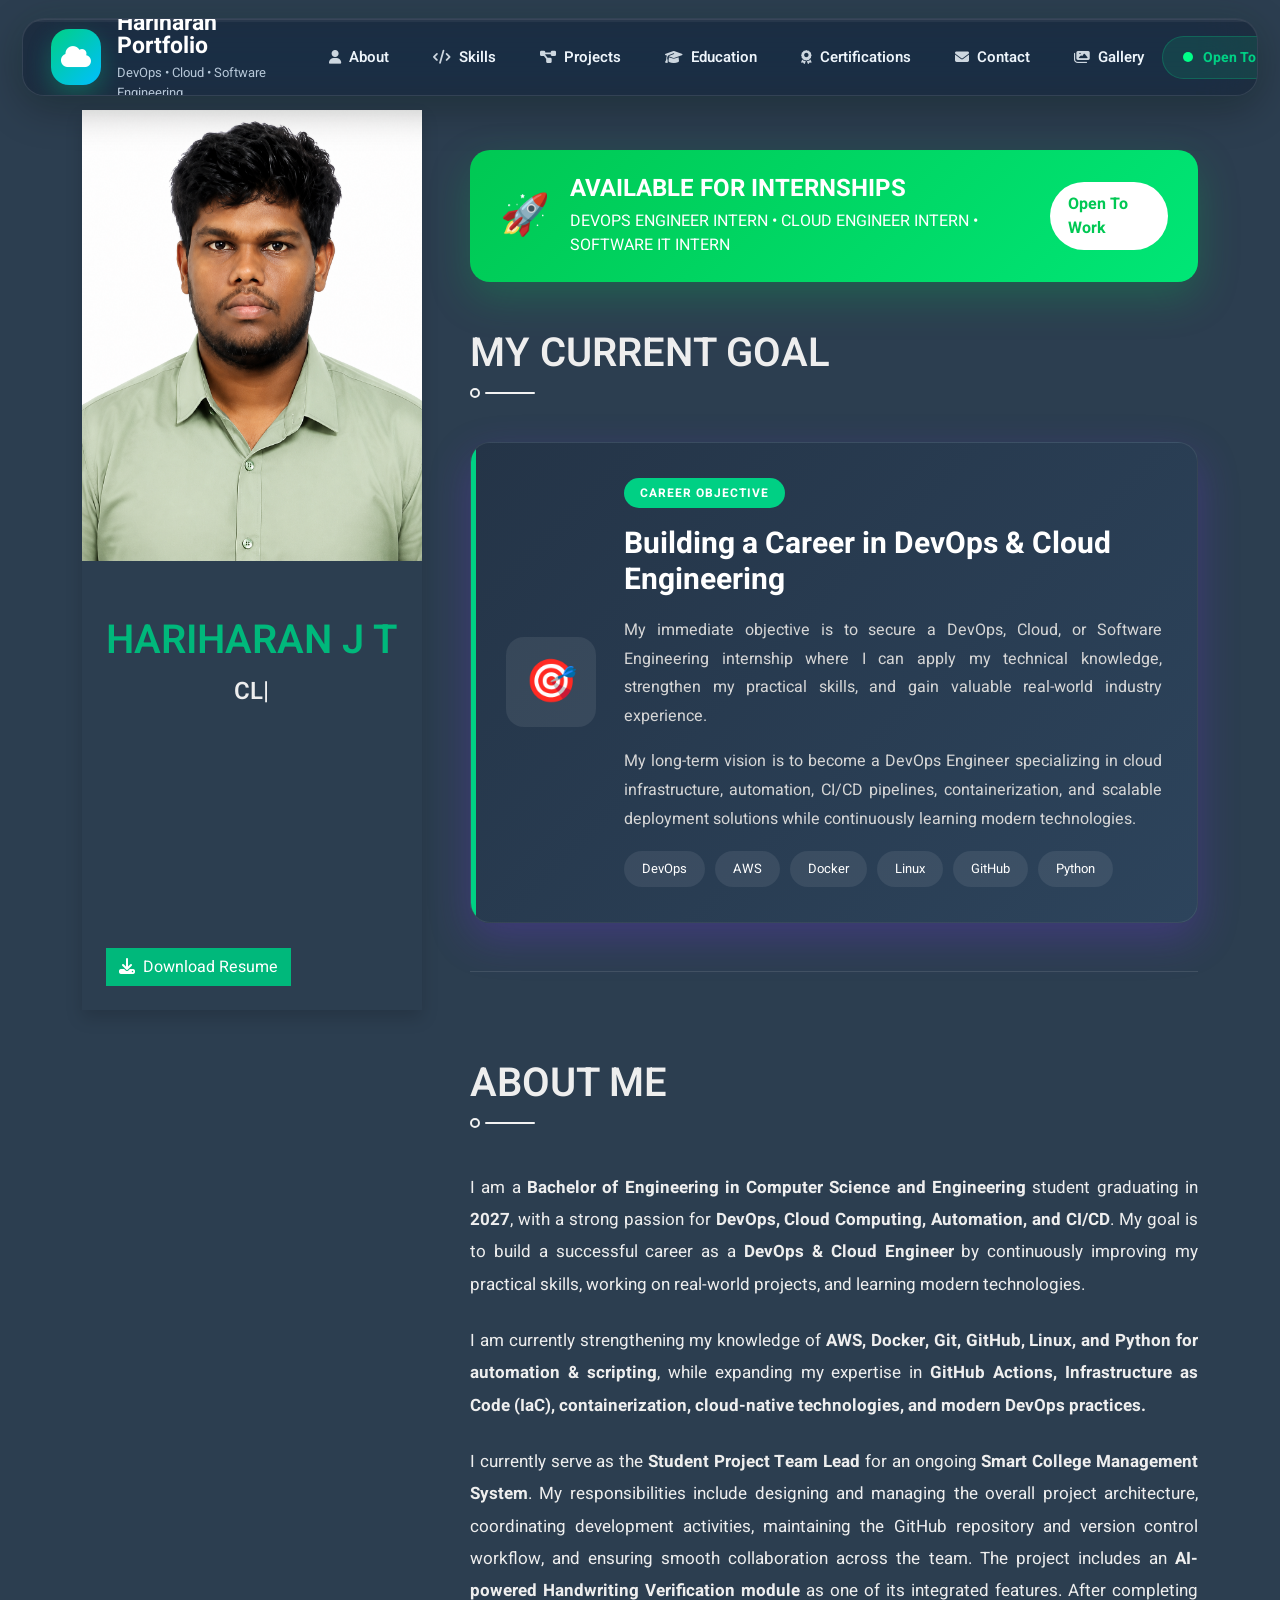
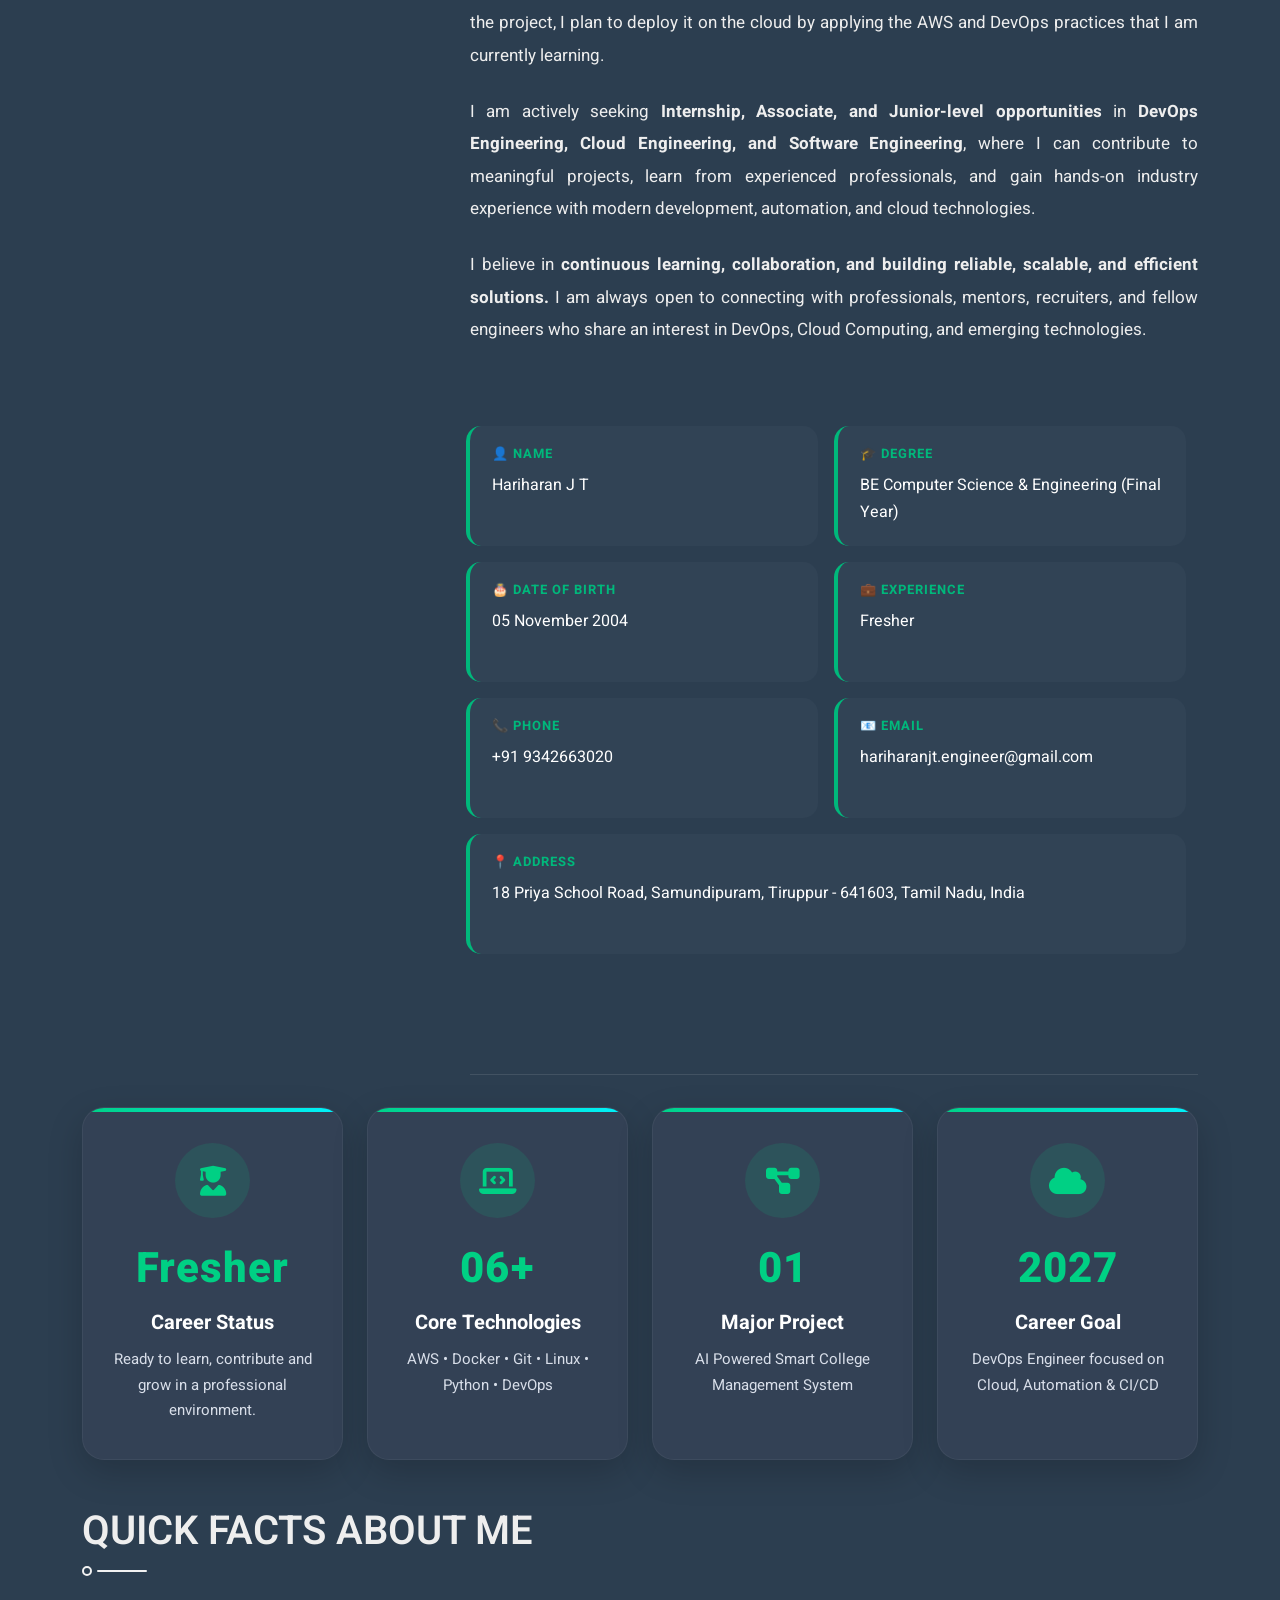
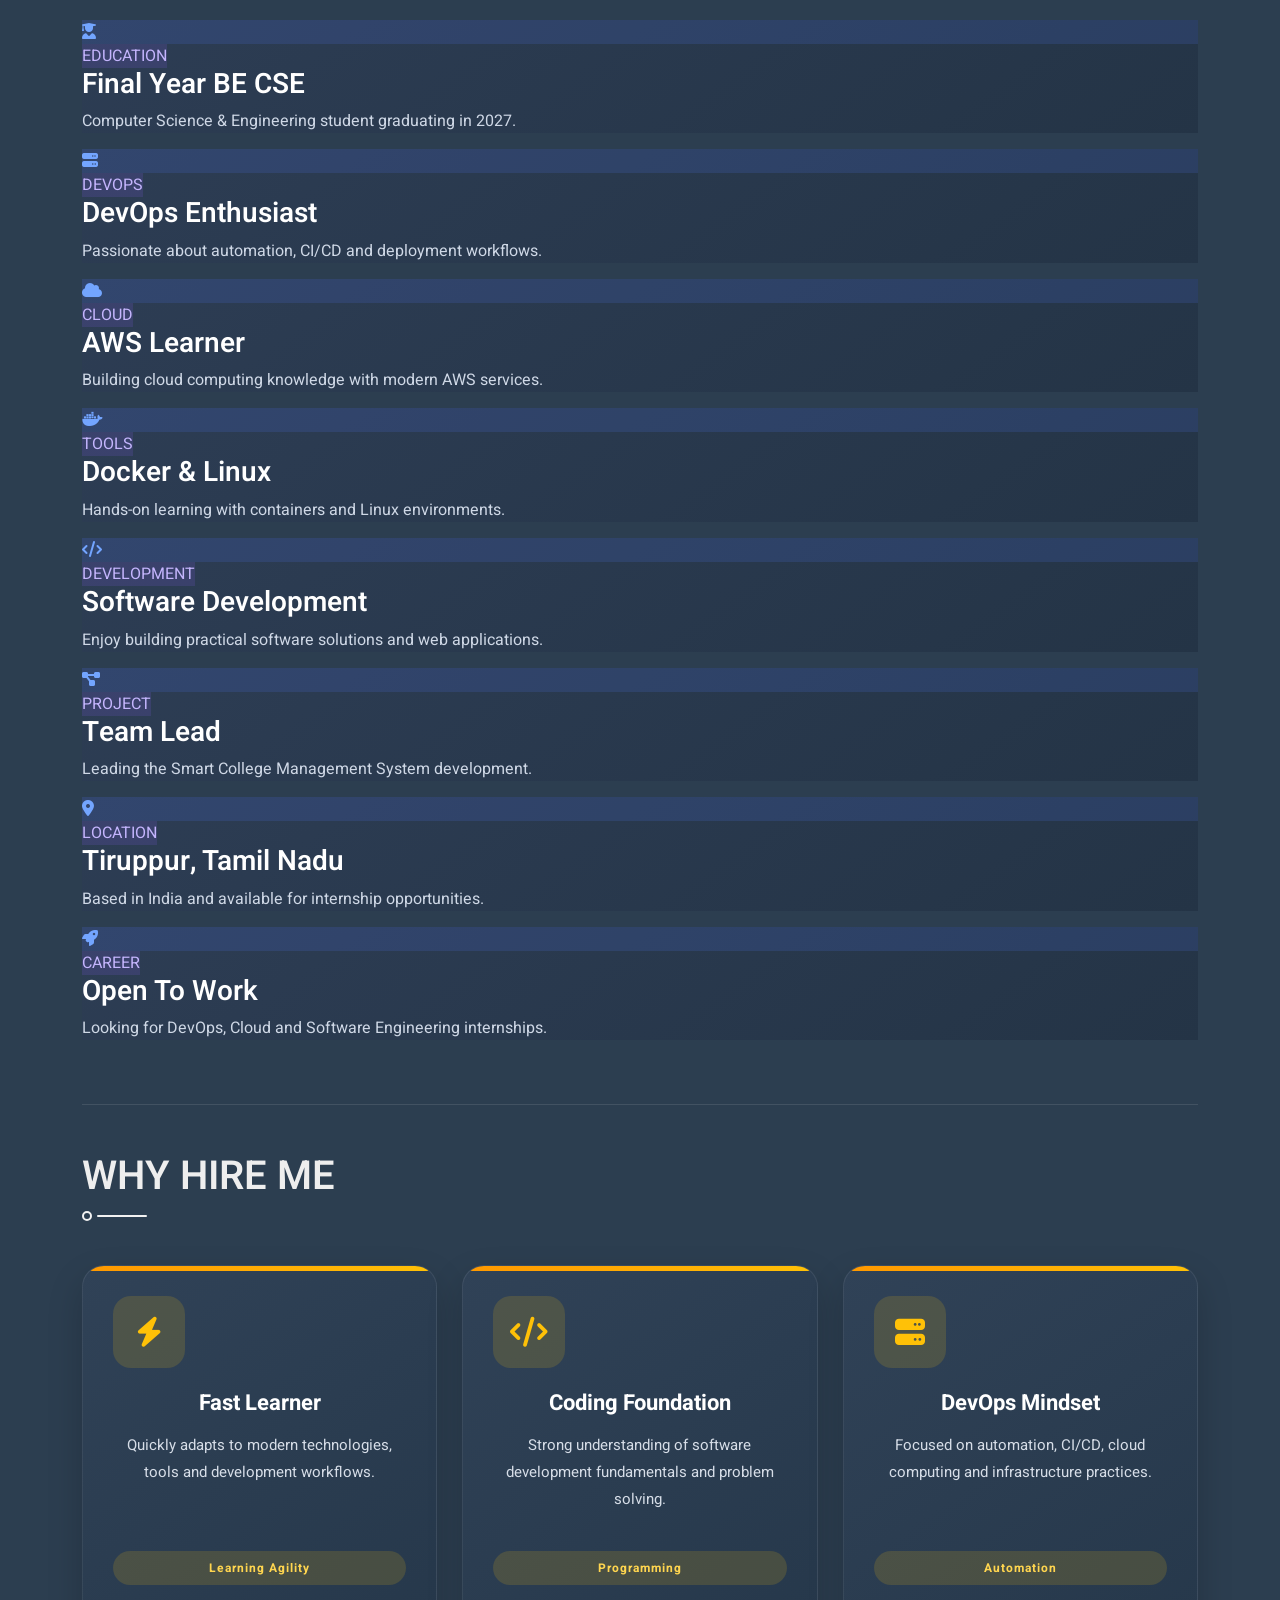
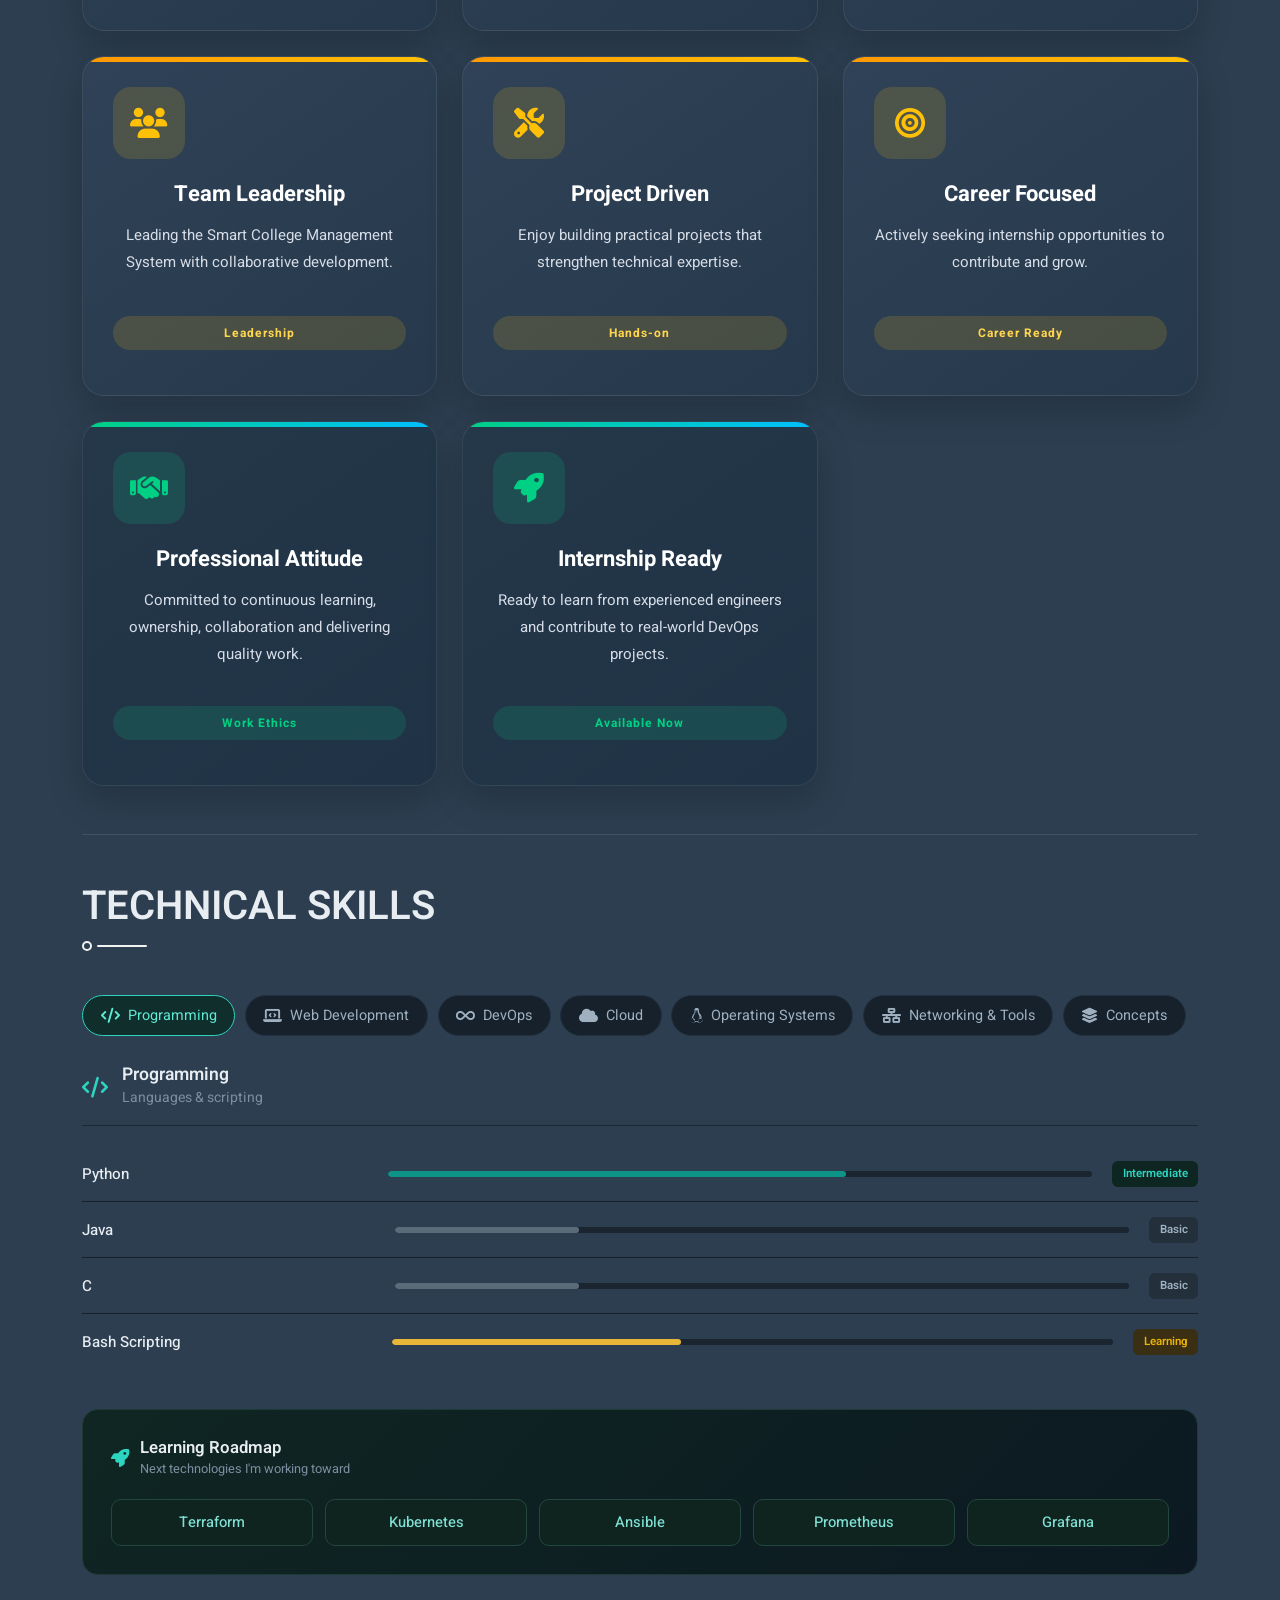
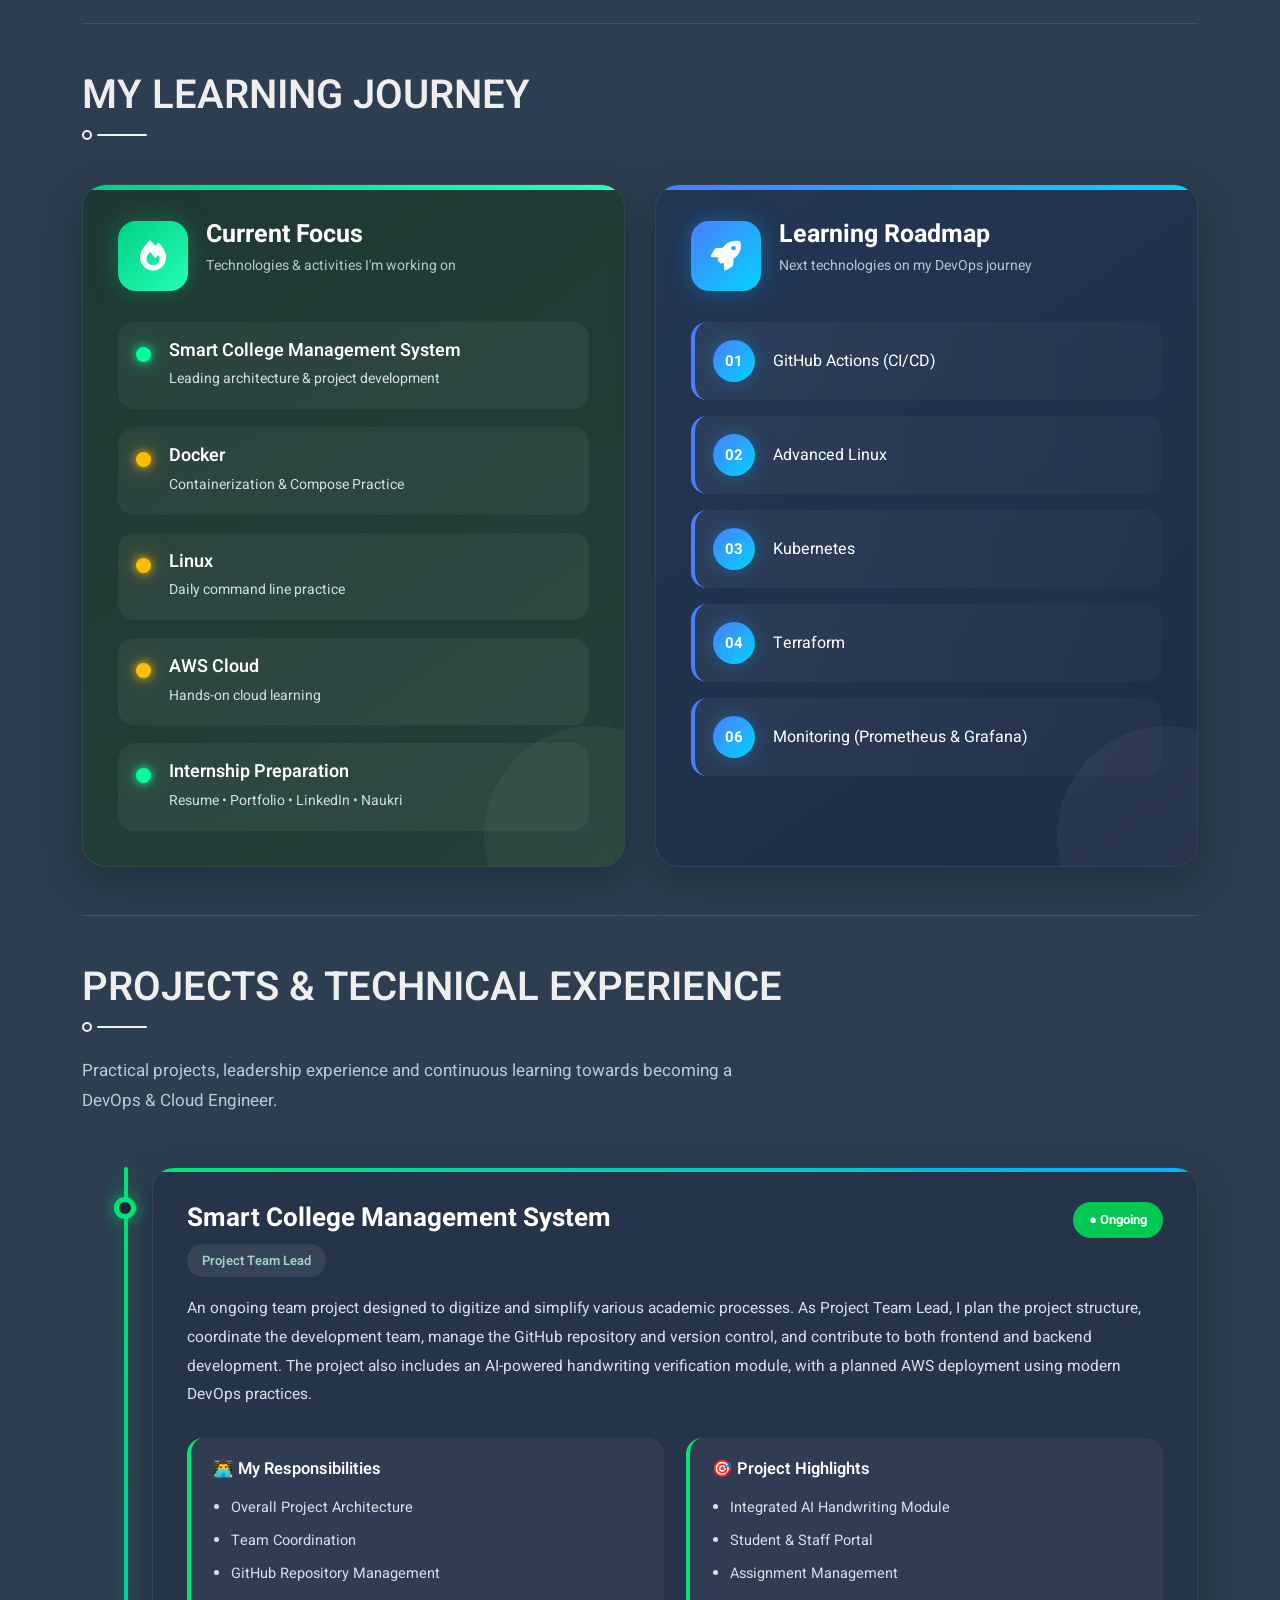
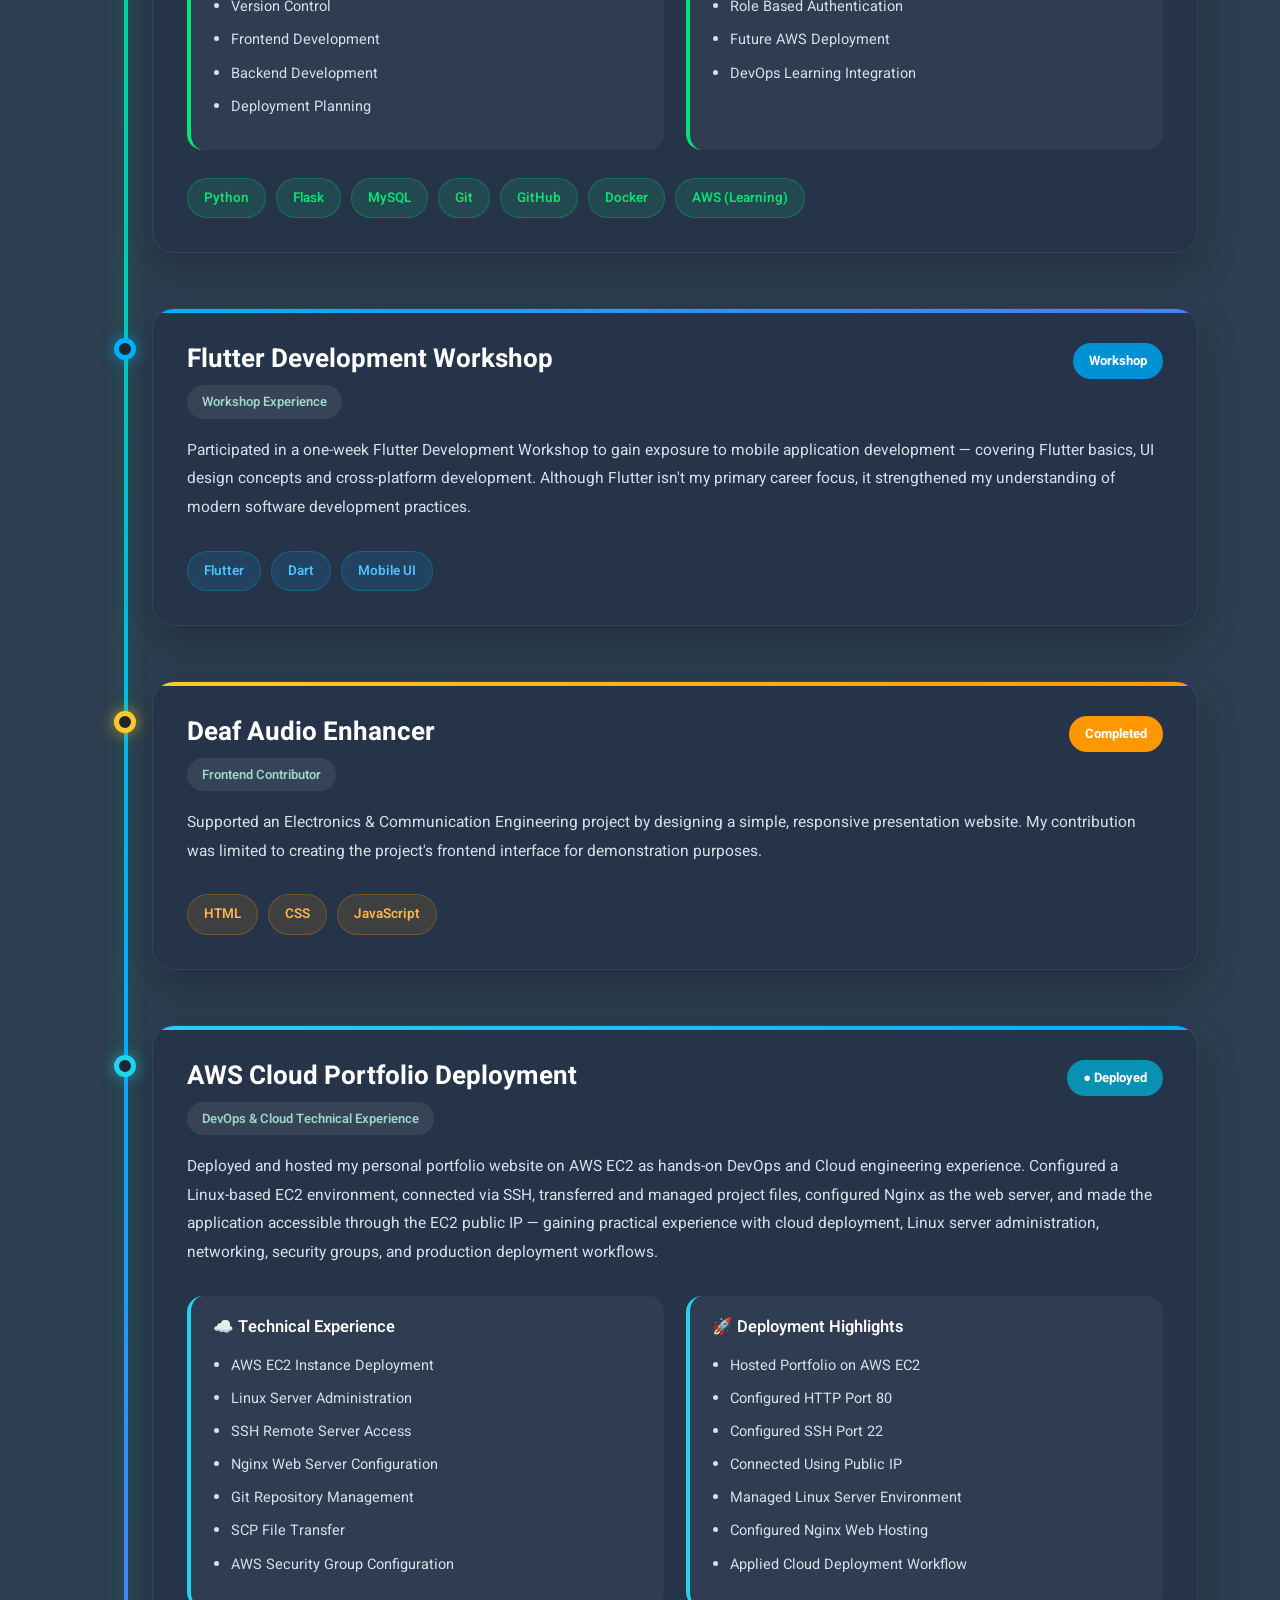
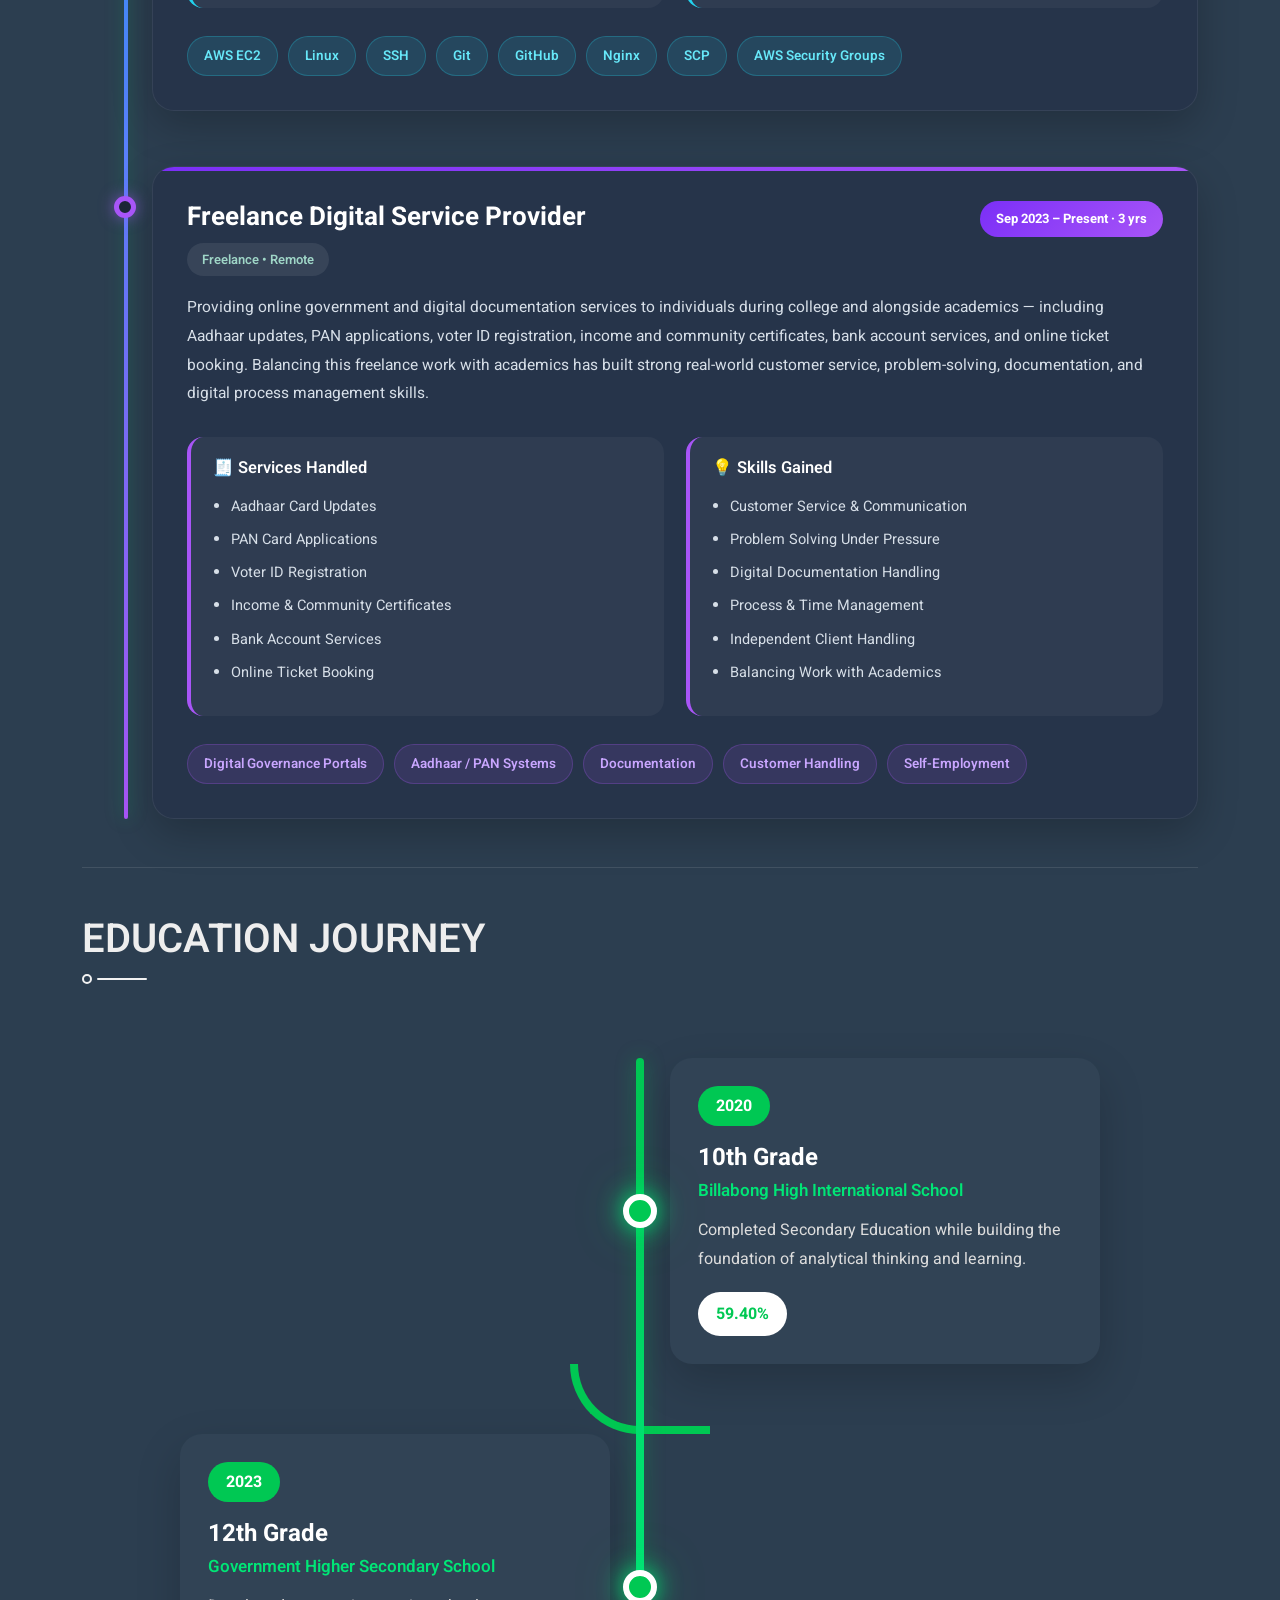
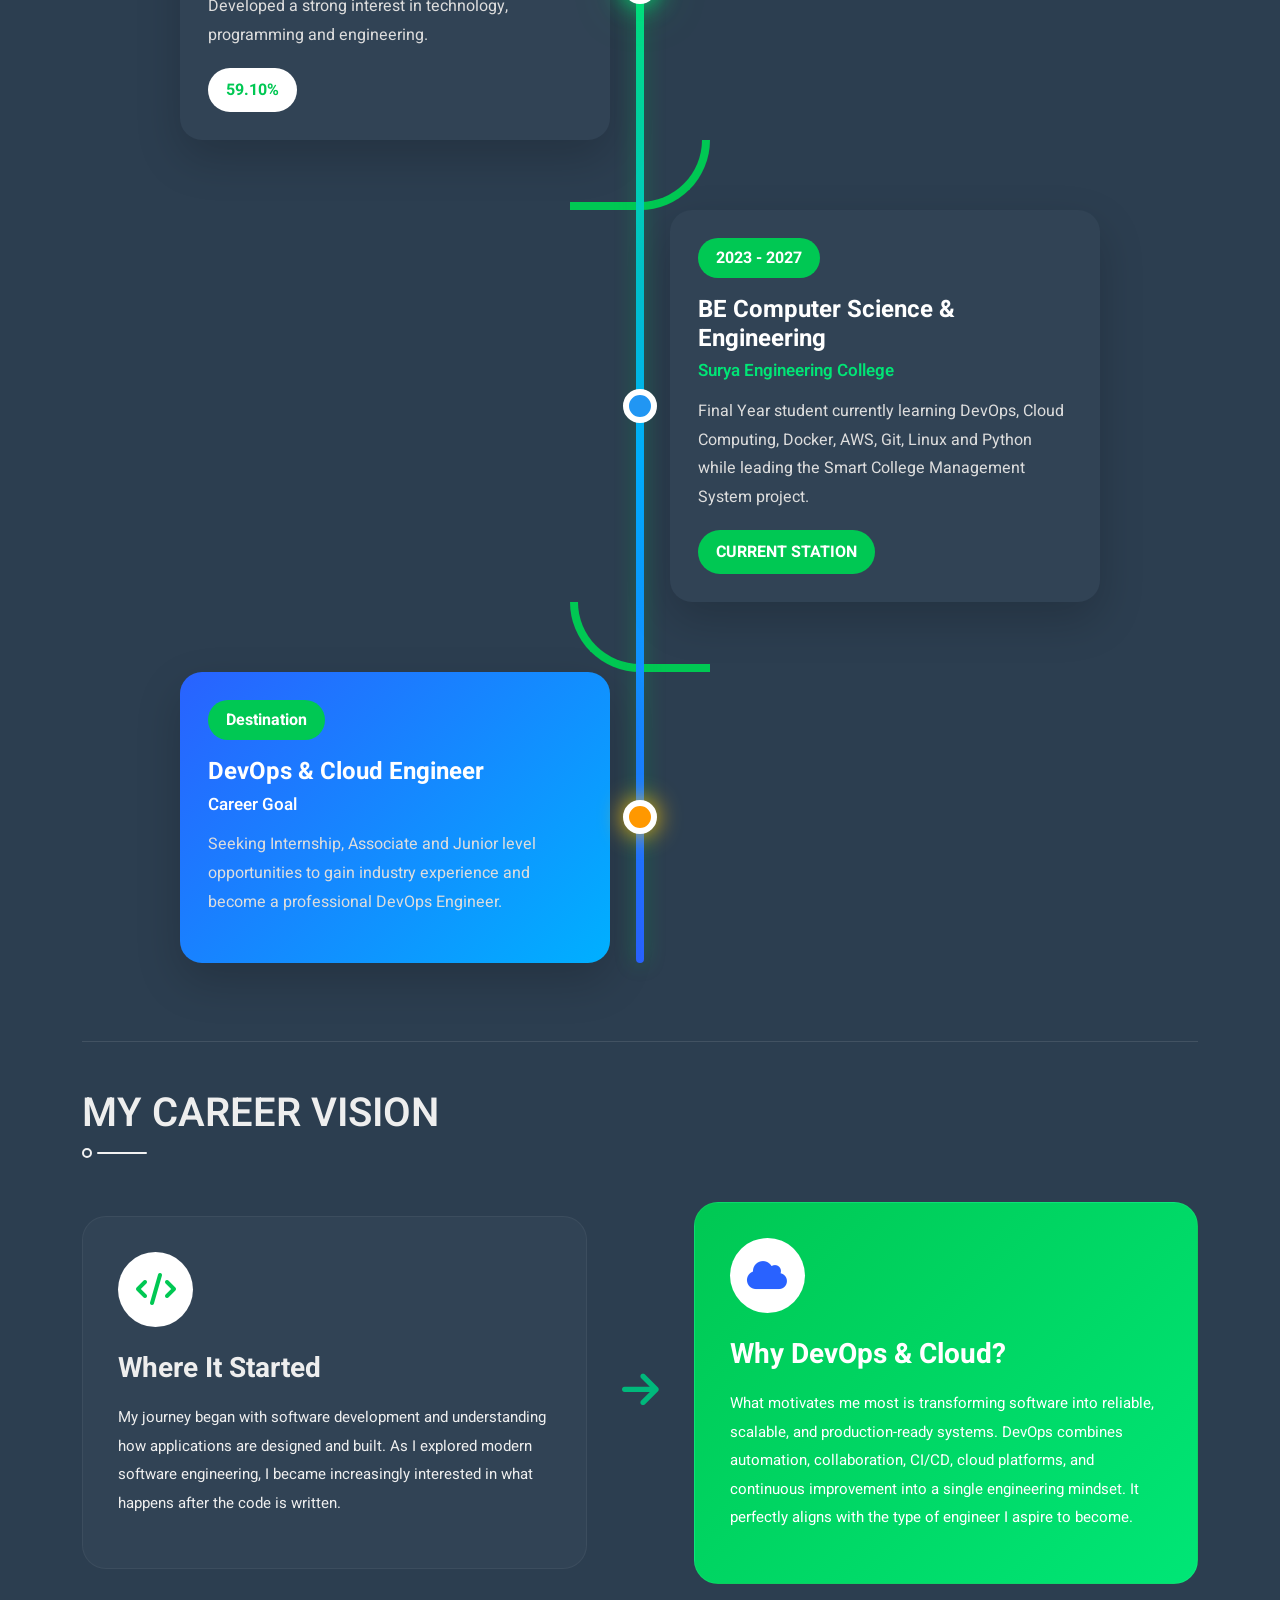
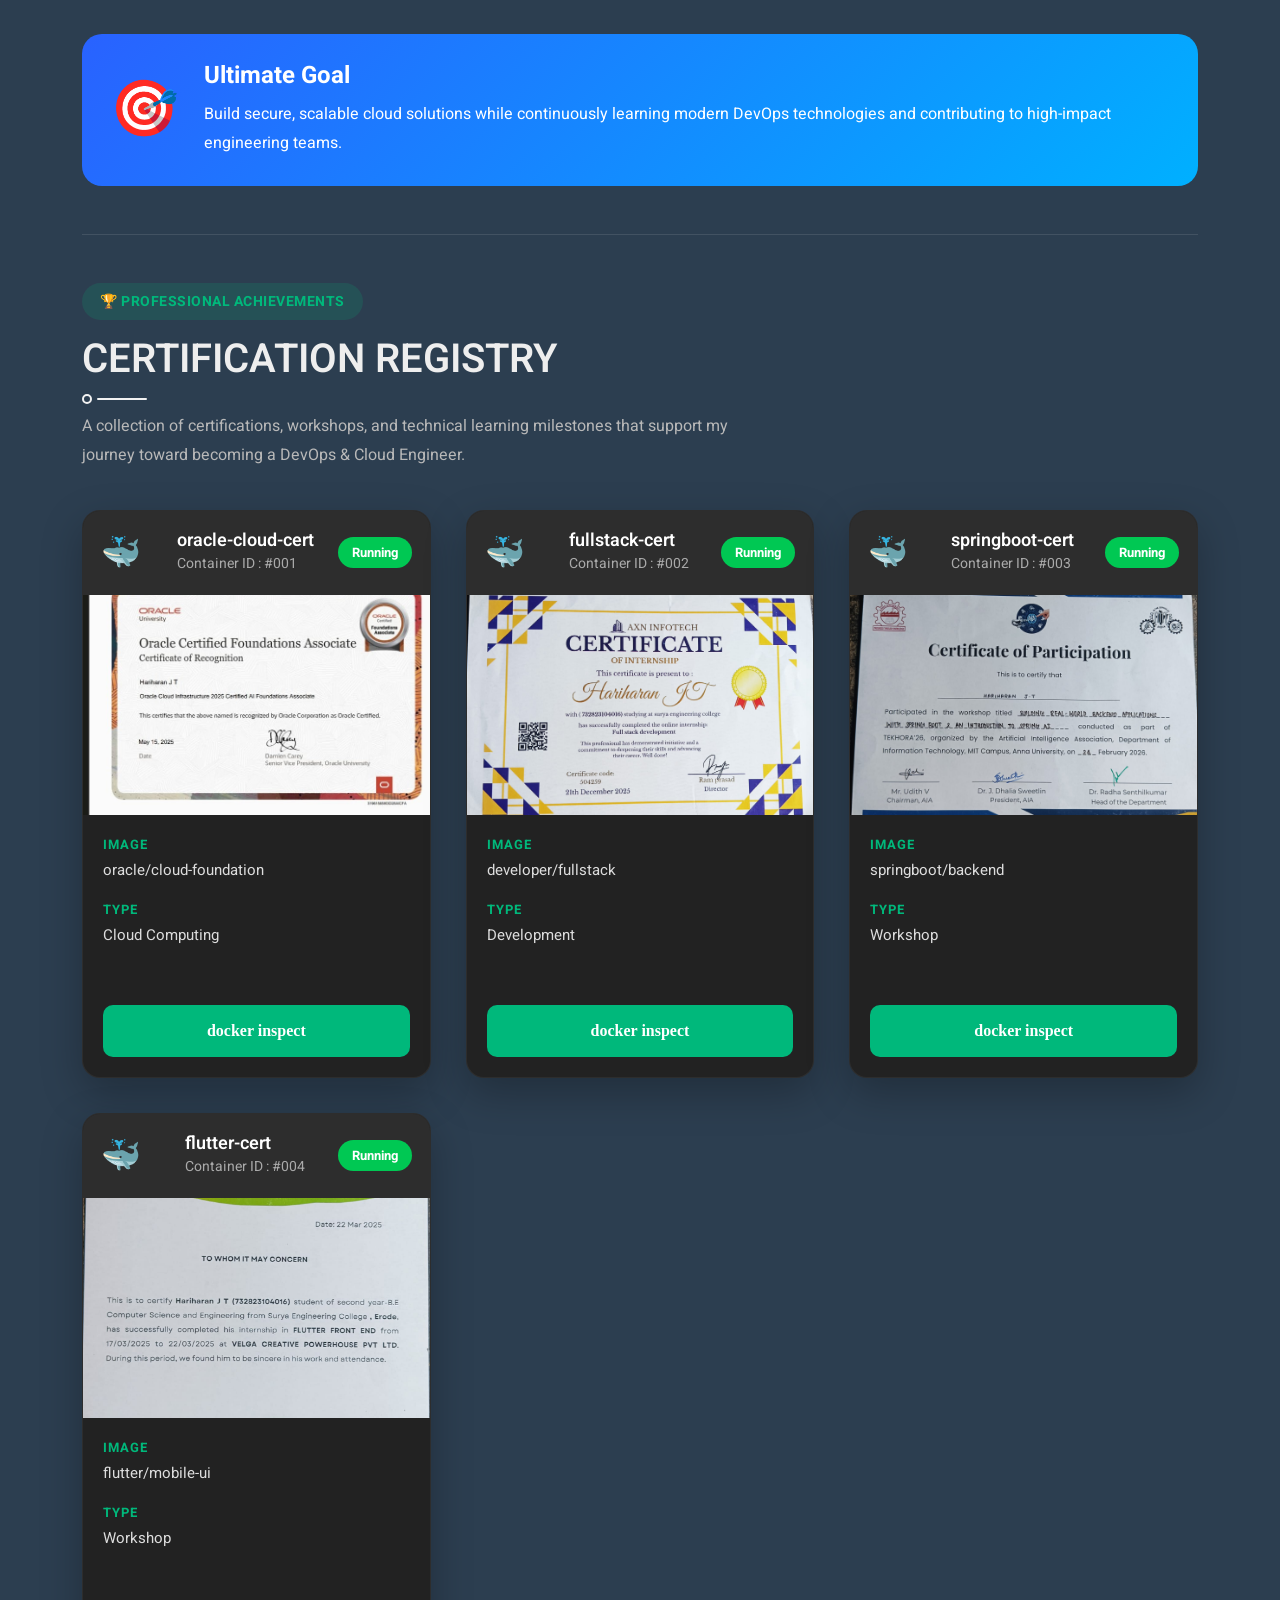
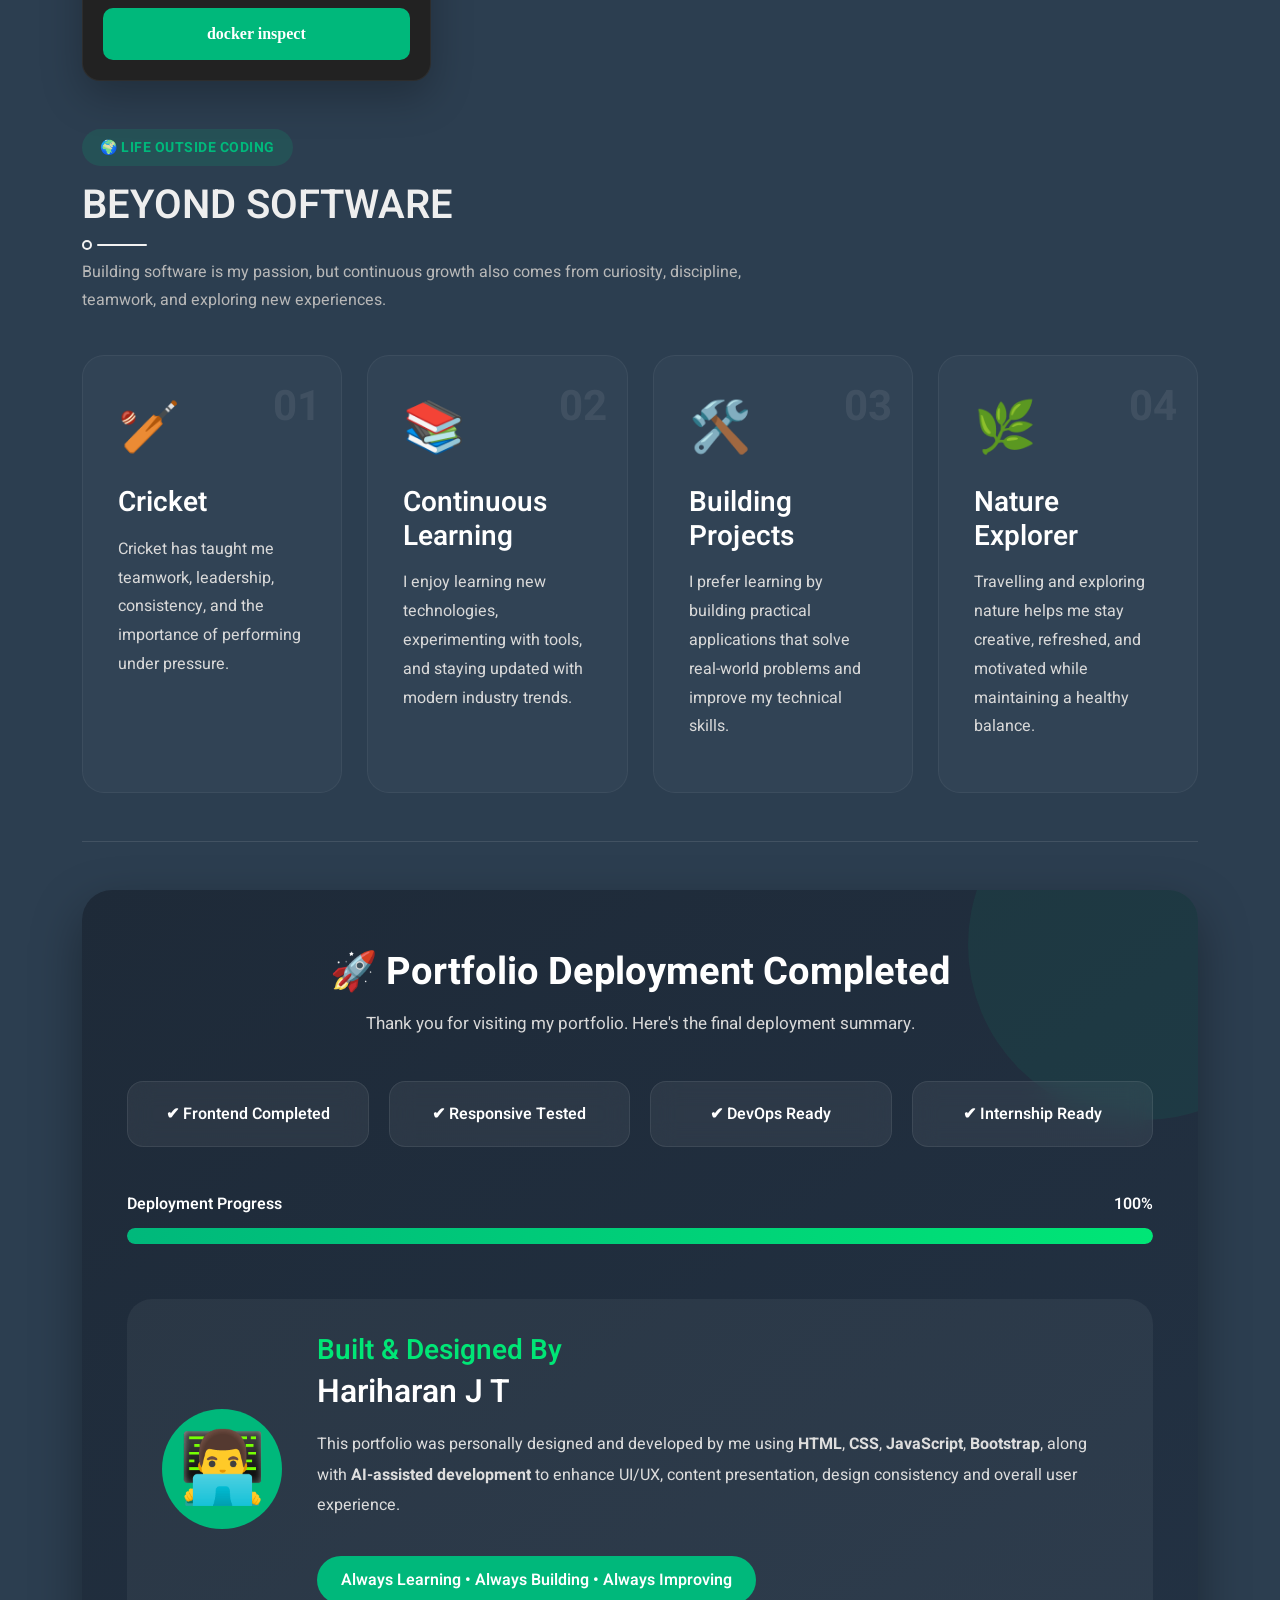
<file: index.html>
<!DOCTYPE html>
<html lang="en">
    <head>
        <met#aeb3b8et="utf-8">
        <title>WELCOME TO MY PORTFOLIO</title>
        <meta content="width=device-width, initial-scale=1.0" name="viewport">
        <meta content="Free Website Template" name="keywords">
        <meta content="Free Website Template" name="description">

        <!-- Favicon -->
        <link href="img/favicon.ico" rel="icon">

        <!-- Google Web Fonts -->
        <link rel="preconnect" href="https://fonts.googleapis.com">
        <link rel="preconnect" href="https://fonts.gstatic.com" crossorigin>
        <link href="https://fonts.googleapis.com/css2?family=Heebo:wght@300;400;500;600;700&display=swap" rel="stylesheet">

        <!-- Icon Font Stylesheet -->
        <link href="https://cdnjs.cloudflare.com/ajax/libs/font-awesome/5.10.0/css/all.min.css" rel="stylesheet">
        <link href="https://cdn.jsdelivr.net/npm/bootstrap-icons@1.4.1/font/bootstrap-icons.css" rel="stylesheet">

        <!-- Libraries Stylesheet -->
        <link href="lib/owlcarousel/assets/owl.carousel.min.css" rel="stylesheet">
        <link href="lib/lightbox/css/lightbox.min.css" rel="stylesheet">
        <link href="lib/animate/animate.min.css" rel="stylesheet">

        <!-- Customized Bootstrap Stylesheet -->
        <link href="css/bootstrap.min.css" rel="stylesheet">

        <!-- Template Stylesheet -->
        <link href="css/style.css" rel="stylesheet">
      <style>
/* =========================================================
   PROJECTS TIMELINE — SELF-CONTAINED (tl- namespace)
   No shared class names with rest of site — zero collisions.
========================================================= */

.tl-subtitle{
    color:#bfc9d4;
    font-size:17px;
    margin-top:-20px;
    margin-bottom:50px;
    line-height:1.8;
    max-width:700px;
}

.tl-timeline{
    position:relative;
    margin-left:30px;
    padding-left:40px;
}

.tl-timeline::before{
    content:"";
    position:absolute;
    left:12px; top:0; bottom:0;
    width:4px;
    border-radius:20px;
    background:linear-gradient(to bottom,#00e676,#00b0ff,#a855f7);
    box-shadow:0 0 18px rgba(0,230,118,.35);
}

.tl-item{
    position:relative;
    margin-bottom:55px;
}
.tl-item:last-child{ margin-bottom:0; }

.tl-dot{
    position:absolute;
    left:-38px; top:30px;
    width:22px; height:22px;
    border-radius:50%;
    background:#1b2635;
    border:5px solid #00e676;
    box-shadow:0 0 15px rgba(0,230,118,.6);
    z-index:10;
    animation:tlPulse 2.2s infinite;
}
.tl-dot--green{ border-color:#00e676; box-shadow:0 0 15px rgba(0,230,118,.6); }
.tl-dot--blue{ border-color:#00b0ff; box-shadow:0 0 15px rgba(0,176,255,.6); }
.tl-dot--amber{ border-color:#ffca28; box-shadow:0 0 15px rgba(255,202,40,.65); }
.tl-dot--cyan{ border-color:#22d3ee; box-shadow:0 0 15px rgba(34,211,238,.6); }
.tl-dot--purple{ border-color:#a855f7; box-shadow:0 0 15px rgba(168,85,247,.6); }

@keyframes tlPulse{
    0%{ transform:scale(1); }
    50%{ transform:scale(1.18); }
    100%{ transform:scale(1); }
}

/* CARD */
.tl-card{
    background:#26344a;
    border-radius:22px;
    padding:34px;
    position:relative;
    overflow:hidden;
    transition:.4s ease;
    border:1px solid rgba(255,255,255,.07);
    box-shadow:0 15px 40px rgba(0,0,0,.22);
}
.tl-card:hover{
    transform:translateY(-8px);
    box-shadow:0 28px 60px rgba(0,0,0,.32);
}
.tl-card::before{
    content:"";
    position:absolute;
    top:0; left:0;
    height:4px; width:100%;
}
.tl-card--green::before{ background:linear-gradient(90deg,#00e676,#00b0ff); }
.tl-card--blue::before{ background:linear-gradient(90deg,#00b0ff,#4b7dff); }
.tl-card--amber::before{ background:linear-gradient(90deg,#ffca28,#ff9800); }
.tl-card--cyan::before{ background:linear-gradient(90deg,#22d3ee,#00b0ff); }
.tl-card--purple::before{ background:linear-gradient(90deg,#7b2ff7,#a855f7); }

.tl-card--green:hover{ box-shadow:0 28px 60px rgba(0,0,0,.32),0 0 25px rgba(0,230,118,.15); }
.tl-card--blue:hover{ box-shadow:0 28px 60px rgba(0,0,0,.32),0 0 25px rgba(0,176,255,.15); }
.tl-card--amber:hover{ box-shadow:0 28px 60px rgba(0,0,0,.32),0 0 25px rgba(255,202,40,.15); }
.tl-card--cyan:hover{ box-shadow:0 28px 60px rgba(0,0,0,.32),0 0 25px rgba(34,211,238,.15); }
.tl-card--purple:hover{ box-shadow:0 28px 60px rgba(0,0,0,.32),0 0 25px rgba(168,85,247,.15); }

/* TOP ROW */
.tl-top{
    display:flex;
    justify-content:space-between;
    align-items:flex-start;
    gap:18px;
    margin-bottom:18px;
    flex-wrap:wrap;
}
.tl-title{
    margin:0;
    font-size:clamp(19px,3vw,26px);
    font-weight:700;
    color:#fff;
    line-height:1.3;
}
.tl-role{
    display:inline-block;
    margin-top:8px;
    padding:7px 15px;
    background:rgba(255,255,255,.08);
    border-radius:50px;
    font-size:13px;
    font-weight:600;
    color:#9fd6c7;
    max-width:100%;
    word-break:break-word;
}

/* BADGE (status) */
.tl-badge{
    padding:9px 16px;
    border-radius:50px;
    font-size:13px;
    font-weight:700;
    color:#fff;
    white-space:normal;
    line-height:1.4;
    flex-shrink:0;
}
.tl-badge--green{ background:#00c853; }
.tl-badge--blue{ background:#0091d5; }
.tl-badge--amber{ background:#ff9800; }
.tl-badge--cyan{ background:#0891b2; }
.tl-badge--purple{ background:linear-gradient(135deg,#7b2ff7,#a855f7); }

/* DESCRIPTION */
.tl-desc{
    font-size:15.5px;
    line-height:1.85;
    margin:0 0 28px;
    color:#d7dfe8;
    text-align:left;
}

/* GRID / BOX */
.tl-grid{
    display:grid;
    grid-template-columns:repeat(2,1fr);
    gap:22px;
    margin-bottom:28px;
}
.tl-box{
    background:rgba(255,255,255,.04);
    padding:22px;
    border-radius:16px;
    border-left:4px solid #00e676;
    transition:.3s;
}
.tl-box:hover{
    transform:translateY(-4px);
    background:rgba(255,255,255,.07);
}
.tl-box--green{ border-left-color:#00e676; }
.tl-box--blue{ border-left-color:#00b0ff; }
.tl-box--amber{ border-left-color:#ff9800; }
.tl-box--cyan{ border-left-color:#22d3ee; }
.tl-box--purple{ border-left-color:#a855f7; }

.tl-box h5{
    margin-bottom:16px;
    font-size:16.5px;
    color:#fff;
}
.tl-box ul{
    margin:0;
    padding-left:18px;
}
.tl-box li{
    margin-bottom:10px;
    line-height:1.6;
    font-size:14.5px;
    color:#d7dfe8;
}

/* TECH STACK */
.tl-tech{
    display:flex;
    flex-wrap:wrap;
    gap:10px;
}
.tl-tech span{
    padding:9px 16px;
    border-radius:50px;
    font-size:13.5px;
    font-weight:600;
    transition:.3s;
}
.tl-tech--green span{ background:rgba(0,230,118,.12); color:#00e676; border:1px solid rgba(0,230,118,.25); }
.tl-tech--green span:hover{ background:#00e676; color:#fff; transform:translateY(-3px); }

.tl-tech--blue span{ background:rgba(0,176,255,.12); color:#4fc3ff; border:1px solid rgba(0,176,255,.25); }
.tl-tech--blue span:hover{ background:#00b0ff; color:#fff; transform:translateY(-3px); }

.tl-tech--amber span{ background:rgba(255,152,0,.12); color:#ffb74d; border:1px solid rgba(255,152,0,.25); }
.tl-tech--amber span:hover{ background:#ff9800; color:#fff; transform:translateY(-3px); }

.tl-tech--cyan span{ background:rgba(34,211,238,.12); color:#67e8f9; border:1px solid rgba(34,211,238,.25); }
.tl-tech--cyan span:hover{ background:#22d3ee; color:#0b1220; transform:translateY(-3px); }

.tl-tech--purple span{ background:rgba(168,85,247,.12); color:#c9a6ff; border:1px solid rgba(168,85,247,.25); }
.tl-tech--purple span:hover{ background:#a855f7; color:#fff; transform:translateY(-3px); }

/* RESPONSIVE */
@media(max-width:991px){
    .tl-grid{ grid-template-columns:1fr; }
}

@media(max-width:768px){
    .tl-timeline{ margin-left:10px; padding-left:26px; }
    .tl-timeline::before{ left:8px; }
    .tl-dot{ left:-24px; width:18px; height:18px; top:28px; }
    .tl-card{ padding:24px; border-radius:18px; }
    .tl-title{ font-size:20px; }
    .tl-desc{ font-size:14.5px; }
    .tl-badge{ width:100%; text-align:center; }
    .tl-top{ flex-direction:column; align-items:flex-start; }
}

@media(max-width:480px){
    .tl-card{ padding:20px; }
    .tl-role{ font-size:12px; }
    .tl-subtitle{ font-size:14.5px; }
    .tl-box{ padding:18px; }
    .tl-box h5{ font-size:15px; }
}
</style>
        <link rel="stylesheet" href="https://cdnjs.cloudflare.com/ajax/libs/font-awesome/6.5.1/css/all.min.css">

        <!-- Google tag (gtag.js) -->
<script async src="https://www.googletagmanager.com/gtag/js?id=G-07Y8B9SP1Z"></script>
<script>
  window.dataLayer = window.dataLayer || [];
  function gtag(){dataLayer.push(arguments);}
  gtag('js', new Date());

  gtag('config', 'G-07Y8B9SP1Z');
</script>

<script type="text/javascript">
    (function(c,l,a,r,i,t,y){
        c[a]=c[a]||function(){(c[a].q=c[a].q||[]).push(arguments)};
        t=l.createElement(r);t.async=1;t.src="https://www.clarity.ms/tag/"+i;
        y=l.getElementsByTagName(r)[0];y.parentNode.insertBefore(t,y);
    })(window, document, "clarity", "script", "xpzh58rgjr");
</script>

<style>
/* FORCE FIX: journey-item status dots being overridden by
   the later .status (pill) rule defined in Projects Timeline */
.journey-item .status {
    width: 15px !important;
    height: 15px !important;
    padding: 0 !important;
    border-radius: 50% !important;
    margin-top: 7px !important;
    margin-right: 0 !important;
    flex-shrink: 0 !important;
    flex-grow: 0 !important;
    font-size: 0 !important;
    white-space: normal !important;
    display: inline-block !important;
}

.journey-item .status.done {
    background: #00ff9d !important;
    box-shadow: 0 0 10px #00ff9d, 0 0 25px rgba(0,255,157,.5) !important;
}

.journey-item .status.progress {
    background: #ffbf00 !important;
    box-shadow: 0 0 10px #ffbf00, 0 0 25px rgba(255,191,0,.5) !important;
}
</style>
    </head>

    <body>

        <nav class="glass-navbar">

    <!-- Scroll Progress -->
    <div class="scroll-progress">
        <div id="progress-bar"></div>
    </div>

    <div class="nav-wrapper">

        <!-- Logo -->
        <div class="nav-brand">

            <div class="brand-icon">
                <i class="fas fa-cloud"></i>
            </div>

            <div>

                <h3>Hariharan Portfolio</h3>

                <span>DevOps • Cloud • Software Engineering</span>

            </div>

        </div>

        <!-- Desktop Menu -->

        <ul class="nav-menu">

            <li><a href="#about"><i class="fas fa-user"></i> About</a></li>

            <li><a href="#skills"><i class="fas fa-code"></i> Skills</a></li>

            <li><a href="#projects"><i class="fas fa-diagram-project"></i> Projects</a></li>

            <li><a href="#education"><i class="fas fa-graduation-cap"></i> Education</a></li>

            <li><a href="#certifications"><i class="fas fa-award"></i> Certifications</a></li>

            <li><a href="#contact"><i class="fas fa-envelope"></i> Contact</a></li>

            <li><a href="gallery.html"><i class="fas fa-images"></i> Gallery</a></li>

        </ul>

        <!-- Right Side -->

        <div class="nav-right">

            <div class="work-status">

                <span class="pulse"></span>

                Open To Work

            </div>

            <button class="menu-btn">

                <i class="fas fa-bars"></i>

            </button>

        </div>

    </div>

</nav>
        <!-- Spinner Start -->
        <div id="spinner" class="show bg-white position-fixed translate-middle w-100 vh-100 top-50 start-50 d-flex align-items-center justify-content-center">
            <div class="spinner-border text-primary" style="width: 3rem; height: 3rem;" role="status">
                <span class="sr-only">Loading...</span>
            </div>
        </div>
        <!-- Spinner End -->

        <div class="container">
            <div class="row g-5">
                <div class="col-lg-4 sticky-lg-top vh-100">
                    <div class="d-flex flex-column h-100 text-center overflow-auto shadow">
                        <img class="w-150 img-fluid mb-5" src="assets/hh1.png" alt="Image">
                        <h1 class="text-primary mt-2">HARIHARAN J T</h1>
                        <div class="mb-4" style="height: 20px;">
                            <h4 class="typed-text-output d-inline-block text-light"></h4>
                            <div class="typed-text d-none">DEVOPS ENGINEER INTERN , CLOUD ENGINEER INTERN , SOFTWARE IT INTERN</div>
                        </div>
                      
                        <div class="d-flex align-items-end justify-content-between border-center mt-auto p-4">
                           <a href="assets/Hariharan J T Resume.pdf" download class="btn btn-primary"> <i class="fa-solid fa-download me-2"></i>Download Resume</a>
                            
                        </div>
                    </div>
                </div>

    
                <div class="col-lg-8">


        <section id="home" class="availability-banner">
    
    <div class="availability-content">
        
        <div class="availability-icon">
            🚀
        </div>

        <div>
            <h3>AVAILABLE FOR INTERNSHIPS</h3>
            <p>
                DEVOPS ENGINEER INTERN • CLOUD ENGINEER INTERN • SOFTWARE IT INTERN
            </p>
        </div>

        <div class="availability-status">
            Open To Work
        </div>

    </div>

    
<section class="py-5 border-bottom">

    <h1 class="title pb-3 mb-5">
        MY CURRENT GOAL
    </h1>

    <div class="goal-card">

        <div class="goal-icon">
            🎯
        </div>

        <div class="goal-content">

            <span class="goal-badge">
                CAREER OBJECTIVE
            </span>

            <h3>
                Building a Career in DevOps & Cloud Engineering
            </h3>

            <p>
                My immediate objective is to secure a DevOps, Cloud, or Software Engineering internship where I can apply my technical knowledge, strengthen my practical skills, and gain valuable real-world industry experience.
            </p>

            <p>
                My long-term vision is to become a DevOps Engineer specializing in cloud infrastructure, automation, CI/CD pipelines, containerization, and scalable deployment solutions while continuously learning modern technologies.
            </p>

            <div class="goal-tech">

                <span>DevOps</span>

                <span>AWS</span>

                <span>Docker</span>

                <span>Linux</span>

                <span>GitHub</span>

                <span>Python</span>

            </div>

        </div>

    </div>

</section>

</section><!-- About Start -->
<section id="about" class="py-5 border-bottom wow fadeInUp" data-wow-delay="0.1s">

    <h1 class="title pb-3 mb-5">ABOUT ME</h1>

    <div class="about-content">

        <p class="mb-4 text-justify" style="line-height:1.9;font-size:17px;text-align:justify;">

            I am a <strong>Bachelor of Engineering in Computer Science and Engineering</strong>
            student graduating in <strong>2027</strong>, with a strong passion for
            <strong>DevOps, Cloud Computing, Automation, and CI/CD</strong>.
            My goal is to build a successful career as a
            <strong>DevOps &amp; Cloud Engineer</strong> by continuously improving my
            practical skills, working on real-world projects, and learning modern
            technologies.

        </p>

        <p class="mb-4 text-justify" style="line-height:1.9;font-size:17px;text-align:justify;">

            I am currently strengthening my knowledge of
            <strong>AWS, Docker, Git, GitHub, Linux, and Python for automation & scripting</strong>,
            while expanding my expertise in
            <strong>GitHub Actions, Infrastructure as Code (IaC), containerization,
            cloud-native technologies, and modern DevOps practices.</strong>

        </p>

        <p class="mb-4 text-justify" style="line-height:1.9;font-size:17px;text-align:justify;">

            I currently serve as the
            <strong>Student Project Team Lead</strong> for an ongoing
            <strong>Smart College Management System</strong>.
            My responsibilities include designing and managing the overall project
            architecture, coordinating development activities, maintaining the
            GitHub repository and version control workflow, and ensuring smooth
            collaboration across the team.

            The project includes an
            <strong>AI-powered Handwriting Verification module</strong> as one of its
            integrated features. After completing the project, I plan to deploy it
            on the cloud by applying the AWS and DevOps practices that I am
            currently learning.

        </p>

        <p class="mb-4 text-justify" style="line-height:1.9;font-size:17px;text-align:justify;">

            I am actively seeking
            <strong>Internship, Associate, and Junior-level opportunities</strong>
            in <strong>DevOps Engineering, Cloud Engineering, and Software Engineering</strong>,
            where I can contribute to meaningful projects, learn from experienced
            professionals, and gain hands-on industry experience with modern
            development, automation, and cloud technologies.

        </p>

        <p class="mb-5 text-justify" style="line-height:1.9;font-size:17px;text-align:justify;">

            I believe in
            <strong>continuous learning, collaboration, and building reliable,
            scalable, and efficient solutions.</strong>
            I am always open to connecting with professionals, mentors,
            recruiters, and fellow engineers who share an interest in
            DevOps, Cloud Computing, and emerging technologies.

        </p>

    </div>

    <div class="row mb-4">
                          <div class="row profile-details g-3 mb-5">

    <div class="col-md-6">
        <div class="profile-card">
            <span class="profile-title">👤 Name</span>
            <p>Hariharan J T</p>
        </div>
    </div>

    <div class="col-md-6">
        <div class="profile-card">
            <span class="profile-title">🎓 Degree</span>
            <p>BE Computer Science & Engineering (Final Year)</p>
        </div>
    </div>

    <div class="col-md-6">
        <div class="profile-card">
            <span class="profile-title">🎂 Date of Birth</span>
            <p>05 November 2004</p>
        </div>
    </div>

    <div class="col-md-6">
        <div class="profile-card">
            <span class="profile-title">💼 Experience</span>
            <p>Fresher</p>
        </div>
    </div>

    <div class="col-md-6">
        <div class="profile-card">
            <span class="profile-title">📞 Phone</span>
            <p>+91 9342663020</p>
        </div>
    </div>

    <div class="col-md-6">
        <div class="profile-card">
            <span class="profile-title">📧 Email</span>
            <p>hariharanjt.engineer@gmail.com</p>
        </div>
    </div>

    <div class="col-12">
        <div class="profile-card">
            <span class="profile-title">📍 Address</span>
            <p>18 Priya School Road, Samundipuram, Tiruppur - 641603, Tamil Nadu, India</p>
        </div>
    </div>

</div>


        </div>

    </div>

</div><div class="row g-4 mt-2">

    <!-- Card 1 -->
    <div class="col-lg-3 col-md-6">
        <div class="profile-stat-card">

            <div class="stat-icon">
                <i class="fas fa-user-graduate"></i>
            </div>

            <div class="stat-number">
                Fresher
            </div>

            <h5>Career Status</h5>

            <p>
                Ready to learn, contribute and grow in a professional environment.
            </p>

        </div>
    </div>

    <!-- Card 2 -->
    <div class="col-lg-3 col-md-6">
        <div class="profile-stat-card">

            <div class="stat-icon">
                <i class="fas fa-laptop-code"></i>
            </div>

            <div class="stat-number">
                06+
            </div>

            <h5>Core Technologies</h5>

            <p>
                AWS • Docker • Git • Linux • Python • DevOps
            </p>

        </div>
    </div>

    <!-- Card 3 -->
    <div class="col-lg-3 col-md-6">
        <div class="profile-stat-card">

            <div class="stat-icon">
                <i class="fas fa-diagram-project"></i>
            </div>

            <div class="stat-number">
                01
            </div>

            <h5>Major Project</h5>

            <p>
                AI Powered Smart College Management System
            </p>

        </div>
    </div>

    <!-- Card 4 -->
    <div class="col-lg-3 col-md-6">
        <div class="profile-stat-card">

            <div class="stat-icon">
                <i class="fas fa-cloud"></i>
            </div>

            <div class="stat-number">
                2027
            </div>

            <h5>Career Goal</h5>

            <p>
                DevOps Engineer focused on Cloud, Automation & CI/CD
            </p>

        </div>
    </div>

</div>
                    <!-- About End -->
     <!-- ===========================
     QUICK FACTS
============================ -->

<section  class="py-5 border-bottom">

    <h1 class="title pb-3 mb-5">
        QUICK FACTS ABOUT ME
    </h1>

    <div class="facts-container">

        <!-- Card 1 -->

        <div class="fact-box">

            <div class="fact-icon">
                <i class="fas fa-user-graduate"></i>
            </div>

            <span class="fact-tag">
                EDUCATION
            </span>

            <h3>Final Year BE CSE</h3>

            <p>
                Computer Science & Engineering student graduating in 2027.
            </p>

        </div>

        <!-- Card 2 -->

        <div class="fact-box">

            <div class="fact-icon">
                <i class="fas fa-server"></i>
            </div>

            <span class="fact-tag">
                DEVOPS
            </span>

            <h3>DevOps Enthusiast</h3>

            <p>
                Passionate about automation, CI/CD and deployment workflows.
            </p>

        </div>

        <!-- Card 3 -->

        <div class="fact-box">

            <div class="fact-icon">
                <i class="fas fa-cloud"></i>
            </div>

            <span class="fact-tag">
                CLOUD
            </span>

            <h3>AWS Learner</h3>

            <p>
                Building cloud computing knowledge with modern AWS services.
            </p>

        </div>

        <!-- Card 4 -->

        <div class="fact-box">

            <div class="fact-icon">
                <i class="fab fa-docker"></i>
            </div>

            <span class="fact-tag">
                TOOLS
            </span>

            <h3>Docker & Linux</h3>

            <p>
                Hands-on learning with containers and Linux environments.
            </p>

        </div>

        <!-- Card 5 -->

        <div class="fact-box">

            <div class="fact-icon">
                <i class="fas fa-code"></i>
            </div>

            <span class="fact-tag">
                DEVELOPMENT
            </span>

            <h3>Software Development</h3>

            <p>
                Enjoy building practical software solutions and web applications.
            </p>

        </div>

        <!-- Card 6 -->

        <div class="fact-box">

            <div class="fact-icon">
                <i class="fas fa-project-diagram"></i>
            </div>

            <span class="fact-tag">
                PROJECT
            </span>

            <h3>Team Lead</h3>

            <p>
                Leading the Smart College Management System development.
            </p>

        </div>

        <!-- Card 7 -->

        <div class="fact-box">

            <div class="fact-icon">
                <i class="fas fa-map-marker-alt"></i>
            </div>

            <span class="fact-tag">
                LOCATION
            </span>

            <h3>Tiruppur, Tamil Nadu</h3>

            <p>
                Based in India and available for internship opportunities.
            </p>

        </div>

        <!-- Card 8 -->

        <div class="fact-box">

            <div class="fact-icon">
                <i class="fas fa-rocket"></i>
            </div>

            <span class="fact-tag">
                CAREER
            </span>

            <h3>Open To Work</h3>

            <p>
                Looking for DevOps, Cloud and Software Engineering internships.
            </p>

        </div>

    </div>

</section>

   <section id="hire" class="py-5 border-bottom">

<h1 class="title pb-3 mb-5">
WHY HIRE ME
</h1>

<div class="hire-grid">

    <div class="hire-card">
        <div class="hire-icon"><i class="fas fa-bolt"></i></div>
        <h4>Fast Learner</h4>
        <p>Quickly adapts to modern technologies, tools and development workflows.</p>
        <span>Learning Agility</span>
    </div>

    <div class="hire-card">
        <div class="hire-icon"><i class="fas fa-code"></i></div>
        <h4>Coding Foundation</h4>
        <p>Strong understanding of software development fundamentals and problem solving.</p>
        <span>Programming</span>
    </div>

    <div class="hire-card">
        <div class="hire-icon"><i class="fas fa-server"></i></div>
        <h4>DevOps Mindset</h4>
        <p>Focused on automation, CI/CD, cloud computing and infrastructure practices.</p>
        <span>Automation</span>
    </div>

    <div class="hire-card">
        <div class="hire-icon"><i class="fas fa-users"></i></div>
        <h4>Team Leadership</h4>
        <p>Leading the Smart College Management System with collaborative development.</p>
        <span>Leadership</span>
    </div>

    <div class="hire-card">
        <div class="hire-icon"><i class="fas fa-tools"></i></div>
        <h4>Project Driven</h4>
        <p>Enjoy building practical projects that strengthen technical expertise.</p>
        <span>Hands-on</span>
    </div>

    <div class="hire-card">
        <div class="hire-icon"><i class="fas fa-bullseye"></i></div>
        <h4>Career Focused</h4>
        <p>Actively seeking internship opportunities to contribute and grow.</p>
        <span>Career Ready</span>
    </div>

    <!-- New -->

    <div class="hire-card highlight">

        <div class="hire-icon">
            <i class="fas fa-handshake"></i>
        </div>

        <h4>Professional Attitude</h4>

        <p>
            Committed to continuous learning, ownership, collaboration and delivering quality work.
        </p>

        <span>Work Ethics</span>

    </div>

    <!-- New -->

    <div class="hire-card highlight">

        <div class="hire-icon">
            <i class="fas fa-rocket"></i>
        </div>

        <h4>Internship Ready</h4>

        <p>
            Ready to learn from experienced engineers and contribute to real-world DevOps projects.
        </p>

        <span>Available Now</span>

    </div>

</div>

</section>
<!--==========================
        SKILLS DASHBOARD
===========================-->

<section id="skills" class="sk2-section py-5 border-bottom">

    <h1 class="title pb-3 mb-5">
        TECHNICAL SKILLS
    </h1>

    <style>
        .sk2-section, .sk2-section *{box-sizing:border-box}
        .sk2-section{color:#e8edf2}
        .sk2-tabs{display:flex;flex-wrap:wrap;gap:.6rem;margin-bottom:1.75rem}
        .sk2-tab{display:flex;align-items:center;gap:.5rem;padding:.55rem 1.1rem;border-radius:999px;background:#16212c;border:1px solid #223140;color:#9fb1c0;font-size:.9rem;cursor:pointer;transition:all .15s ease;white-space:nowrap}
        .sk2-tab i{font-size:.95rem}
        .sk2-tab:hover{border-color:#2dd4bf;color:#e8edf2}
        .sk2-tab.sk2-is-active{background:#0f2e2c;border-color:#2dd4bf;color:#5eead4}
        .sk2-panel{display:none}
        .sk2-panel.sk2-is-active{display:block;animation:sk2fade .25s ease}
        @keyframes sk2fade{from{opacity:0;transform:translateY(4px)}to{opacity:1;transform:translateY(0)}}
        .sk2-panel-head{display:flex;align-items:center;gap:.85rem;margin-bottom:1.25rem;padding-bottom:1rem;border-bottom:1px solid #1c2833}
        .sk2-panel-head i{font-size:1.3rem;color:#2dd4bf}
        .sk2-panel-head h3{margin:0;font-size:1.1rem;color:#e8edf2}
        .sk2-panel-head small{color:#7c8fa0}

        .sk2-row{display:flex;flex-wrap:wrap;align-items:center;column-gap:1.25rem;row-gap:.6rem;padding:.9rem 0;border-bottom:1px solid #161f28}
        .sk2-row:last-child{border-bottom:none}
        .sk2-row-name{flex:1 1 150px;min-width:100px;font-weight:500;color:#e8edf2;font-size:.95rem}
        .sk2-meter{flex:4 1 160px;min-width:90px;height:6px;border-radius:999px;background:#1a2530;overflow:hidden;order:2}
        .sk2-meter-fill{height:100%;border-radius:999px}
        .sk2-fill-basic{width:25%;background:#5b6b7a}
        .sk2-fill-learning{width:40%;background:#e8b73a}
        .sk2-fill-intermediate{width:65%;background:#0d9488}
        .sk2-fill-good{width:85%;background:#14b8a6}
        .sk2-fill-advanced{width:100%;background:#2dd4bf}
        .sk2-badge{flex:0 0 auto;order:3;margin-left:auto;font-size:.72rem;font-weight:600;padding:.28rem .65rem;border-radius:6px;white-space:nowrap}
        .sk2-badge-basic{background:#232f3a;color:#9fb1c0}
        .sk2-badge-learning{background:#3a2f12;color:#eab308}
        .sk2-badge-intermediate{background:#0d2622;color:#2dd4bf}
        .sk2-badge-good{background:#0f2e2a;color:#5eead4}
        .sk2-badge-advanced{background:#0f2e22;color:#6ee7b7}

        .sk2-roadmap{margin-top:2.5rem;padding:1.75rem;border-radius:16px;background:linear-gradient(135deg,#0f2622,#0c1922);border:1px solid #1e3a35}
        .sk2-roadmap-head{display:flex;align-items:center;gap:.7rem;margin-bottom:1.25rem}
        .sk2-roadmap-head i{color:#2dd4bf;font-size:1.15rem}
        .sk2-roadmap-head h4{margin:0;font-size:1.05rem;color:#e8edf2}
        .sk2-roadmap-head small{display:block;color:#7c8fa0;font-size:.8rem;margin-top:.1rem}
        .sk2-roadmap-tags{display:flex;flex-wrap:wrap;gap:.75rem}
        .sk2-roadmap-tags span{box-sizing:border-box;flex:1 1 130px;text-align:center;padding:.7rem 1rem;border-radius:10px;border:1px solid #23473f;background:#0f231f;color:#7fe0d4;font-size:.92rem;font-weight:500}

        @media (max-width:520px){
            .sk2-row-name{flex-basis:100%}
            .sk2-meter{flex-basis:100%;order:2}
            .sk2-badge{margin-left:0;order:3}
            .sk2-tab{font-size:.82rem;padding:.5rem .9rem}
            .sk2-tab span.sk2-tab-full{display:none}
            .sk2-roadmap{padding:1.25rem}
            .sk2-roadmap-tags span{flex:1 1 45%}
        }
    </style>

    <div class="sk2-tabs" role="tablist">
        <button class="sk2-tab sk2-is-active" data-target="sk2-programming"><i class="fas fa-code"></i><span class="sk2-tab-full">Programming</span></button>
        <button class="sk2-tab" data-target="sk2-web"><i class="fas fa-laptop-code"></i><span class="sk2-tab-full">Web Development</span></button>
        <button class="sk2-tab" data-target="sk2-devops"><i class="fas fa-infinity"></i><span class="sk2-tab-full">DevOps</span></button>
        <button class="sk2-tab" data-target="sk2-cloud"><i class="fas fa-cloud"></i><span class="sk2-tab-full">Cloud</span></button>
        <button class="sk2-tab" data-target="sk2-os"><i class="fab fa-linux"></i><span class="sk2-tab-full">Operating Systems</span></button>
        <button class="sk2-tab" data-target="sk2-network"><i class="fas fa-network-wired"></i><span class="sk2-tab-full">Networking & Tools</span></button>
        <button class="sk2-tab" data-target="sk2-concepts"><i class="fas fa-layer-group"></i><span class="sk2-tab-full">Concepts</span></button>
    </div>

    <div id="sk2-programming" class="sk2-panel sk2-is-active">
        <div class="sk2-panel-head"><i class="fas fa-code"></i><div><h3>Programming</h3><small>Languages &amp; scripting</small></div></div>
        <div class="sk2-row"><span class="sk2-row-name">Python</span><div class="sk2-meter"><div class="sk2-meter-fill sk2-fill-intermediate"></div></div><span class="sk2-badge sk2-badge-intermediate">Intermediate</span></div>
        <div class="sk2-row"><span class="sk2-row-name">Java</span><div class="sk2-meter"><div class="sk2-meter-fill sk2-fill-basic"></div></div><span class="sk2-badge sk2-badge-basic">Basic</span></div>
        <div class="sk2-row"><span class="sk2-row-name">C</span><div class="sk2-meter"><div class="sk2-meter-fill sk2-fill-basic"></div></div><span class="sk2-badge sk2-badge-basic">Basic</span></div>
        <div class="sk2-row"><span class="sk2-row-name">Bash Scripting</span><div class="sk2-meter"><div class="sk2-meter-fill sk2-fill-learning"></div></div><span class="sk2-badge sk2-badge-learning">Learning</span></div>
    </div>

    <div id="sk2-web" class="sk2-panel">
        <div class="sk2-panel-head"><i class="fas fa-laptop-code"></i><div><h3>Web Development</h3><small>Frontend fundamentals</small></div></div>
        <div class="sk2-row"><span class="sk2-row-name">HTML5</span><div class="sk2-meter"><div class="sk2-meter-fill sk2-fill-intermediate"></div></div><span class="sk2-badge sk2-badge-intermediate">Intermediate</span></div>
        <div class="sk2-row"><span class="sk2-row-name">CSS3</span><div class="sk2-meter"><div class="sk2-meter-fill sk2-fill-intermediate"></div></div><span class="sk2-badge sk2-badge-intermediate">Intermediate</span></div>
        <div class="sk2-row"><span class="sk2-row-name">JavaScript</span><div class="sk2-meter"><div class="sk2-meter-fill sk2-fill-basic"></div></div><span class="sk2-badge sk2-badge-basic">Basic</span></div>
    </div>

    <div id="sk2-devops" class="sk2-panel">
        <div class="sk2-panel-head"><i class="fas fa-infinity"></i><div><h3>DevOps</h3><small>Current career focus</small></div></div>
        <div class="sk2-row"><span class="sk2-row-name">Docker</span><div class="sk2-meter"><div class="sk2-meter-fill sk2-fill-intermediate"></div></div><span class="sk2-badge sk2-badge-intermediate">Intermediate</span></div>
        <div class="sk2-row"><span class="sk2-row-name">Docker Compose</span><div class="sk2-meter"><div class="sk2-meter-fill sk2-fill-intermediate"></div></div><span class="sk2-badge sk2-badge-intermediate">Intermediate</span></div>
        <div class="sk2-row"><span class="sk2-row-name">Git</span><div class="sk2-meter"><div class="sk2-meter-fill sk2-fill-good"></div></div><span class="sk2-badge sk2-badge-good">Good</span></div>
        <div class="sk2-row"><span class="sk2-row-name">GitHub</span><div class="sk2-meter"><div class="sk2-meter-fill sk2-fill-good"></div></div><span class="sk2-badge sk2-badge-good">Good</span></div>
        <div class="sk2-row"><span class="sk2-row-name">GitHub Actions</span><div class="sk2-meter"><div class="sk2-meter-fill sk2-fill-learning"></div></div><span class="sk2-badge sk2-badge-learning">Learning</span></div>
        <div class="sk2-row"><span class="sk2-row-name">Nginx</span><div class="sk2-meter"><div class="sk2-meter-fill sk2-fill-basic"></div></div><span class="sk2-badge sk2-badge-basic">Basic</span></div>
        <div class="sk2-row"><span class="sk2-row-name">CI/CD Pipelines</span><div class="sk2-meter"><div class="sk2-meter-fill sk2-fill-learning"></div></div><span class="sk2-badge sk2-badge-learning">Learning</span></div>
        <div class="sk2-row"><span class="sk2-row-name">Version Control</span><div class="sk2-meter"><div class="sk2-meter-fill sk2-fill-good"></div></div><span class="sk2-badge sk2-badge-good">Good</span></div>
    </div>

    <div id="sk2-cloud" class="sk2-panel">
        <div class="sk2-panel-head"><i class="fas fa-cloud"></i><div><h3>Cloud</h3><small>Cloud technologies</small></div></div>
        <div class="sk2-row"><span class="sk2-row-name">AWS EC2</span><div class="sk2-meter"><div class="sk2-meter-fill sk2-fill-learning"></div></div><span class="sk2-badge sk2-badge-learning">Learning</span></div>
        <div class="sk2-row"><span class="sk2-row-name">Security Groups</span><div class="sk2-meter"><div class="sk2-meter-fill sk2-fill-learning"></div></div><span class="sk2-badge sk2-badge-learning">Learning</span></div>
        <div class="sk2-row"><span class="sk2-row-name">IAM</span><div class="sk2-meter"><div class="sk2-meter-fill sk2-fill-basic"></div></div><span class="sk2-badge sk2-badge-basic">Basic</span></div>
        <div class="sk2-row"><span class="sk2-row-name">S3</span><div class="sk2-meter"><div class="sk2-meter-fill sk2-fill-basic"></div></div><span class="sk2-badge sk2-badge-basic">Basic</span></div>
        <div class="sk2-row"><span class="sk2-row-name">VPC</span><div class="sk2-meter"><div class="sk2-meter-fill sk2-fill-basic"></div></div><span class="sk2-badge sk2-badge-basic">Basic</span></div>
        <div class="sk2-row"><span class="sk2-row-name">Microsoft Azure</span><div class="sk2-meter"><div class="sk2-meter-fill sk2-fill-basic"></div></div><span class="sk2-badge sk2-badge-basic">Basic</span></div>
    </div>

    <div id="sk2-os" class="sk2-panel">
        <div class="sk2-panel-head"><i class="fab fa-linux"></i><div><h3>Operating Systems</h3><small>Development environment</small></div></div>
        <div class="sk2-row"><span class="sk2-row-name">Linux (Ubuntu)</span><div class="sk2-meter"><div class="sk2-meter-fill sk2-fill-learning"></div></div><span class="sk2-badge sk2-badge-learning">Learning</span></div>
        <div class="sk2-row"><span class="sk2-row-name">Windows</span><div class="sk2-meter"><div class="sk2-meter-fill sk2-fill-advanced"></div></div><span class="sk2-badge sk2-badge-advanced">Daily Use</span></div>
    </div>

    <div id="sk2-network" class="sk2-panel">
        <div class="sk2-panel-head"><i class="fas fa-network-wired"></i><div><h3>Networking &amp; Remote Tools</h3><small>Connectivity &amp; remote access</small></div></div>
        <div class="sk2-row"><span class="sk2-row-name">TCP/IP</span><div class="sk2-meter"><div class="sk2-meter-fill sk2-fill-basic"></div></div><span class="sk2-badge sk2-badge-basic">Basic</span></div>
        <div class="sk2-row"><span class="sk2-row-name">SSH</span><div class="sk2-meter"><div class="sk2-meter-fill sk2-fill-intermediate"></div></div><span class="sk2-badge sk2-badge-intermediate">Intermediate</span></div>
        <div class="sk2-row"><span class="sk2-row-name">SCP</span><div class="sk2-meter"><div class="sk2-meter-fill sk2-fill-basic"></div></div><span class="sk2-badge sk2-badge-basic">Basic</span></div>
        <div class="sk2-row"><span class="sk2-row-name">PuTTY</span><div class="sk2-meter"><div class="sk2-meter-fill sk2-fill-basic"></div></div><span class="sk2-badge sk2-badge-basic">Basic</span></div>
        <div class="sk2-row"><span class="sk2-row-name">WinSCP</span><div class="sk2-meter"><div class="sk2-meter-fill sk2-fill-basic"></div></div><span class="sk2-badge sk2-badge-basic">Basic</span></div>
    </div>

    <div id="sk2-concepts" class="sk2-panel">
        <div class="sk2-panel-head"><i class="fas fa-layer-group"></i><div><h3>Concepts</h3><small>Working knowledge</small></div></div>
        <div class="sk2-row"><span class="sk2-row-name">SDLC</span><div class="sk2-meter"><div class="sk2-meter-fill sk2-fill-basic"></div></div><span class="sk2-badge sk2-badge-basic">Basic</span></div>
        <div class="sk2-row"><span class="sk2-row-name">Agile / Scrum</span><div class="sk2-meter"><div class="sk2-meter-fill sk2-fill-basic"></div></div><span class="sk2-badge sk2-badge-basic">Basic</span></div>
        <div class="sk2-row"><span class="sk2-row-name">REST API</span><div class="sk2-meter"><div class="sk2-meter-fill sk2-fill-basic"></div></div><span class="sk2-badge sk2-badge-basic">Basic</span></div>
        <div class="sk2-row"><span class="sk2-row-name">Monitoring &amp; Logging</span><div class="sk2-meter"><div class="sk2-meter-fill sk2-fill-learning"></div></div><span class="sk2-badge sk2-badge-learning">Learning</span></div>
    </div>

    <div class="sk2-roadmap">
        <div class="sk2-roadmap-head">
            <i class="fas fa-rocket"></i>
            <div>
                <h4>Learning Roadmap</h4>
                <small>Next technologies I'm working toward</small>
            </div>
        </div>
        <div class="sk2-roadmap-tags">
            <span>Terraform</span>
            <span>Kubernetes</span>
            <span>Ansible</span>
            <span>Prometheus</span>
            <span>Grafana</span>
        </div>
    </div>

</section>

<!-- =========================================
        MY LEARNING JOURNEY
========================================== -->

<section id="journey" class="py-5 border-bottom">

    <h1 class="title pb-3 mb-5">
        MY LEARNING JOURNEY
    </h1>

    <div class="journey-grid">

        <!-- CURRENT FOCUS -->

        <div class="journey-card current-card">

            <div class="journey-title">

                <div class="journey-icon current-icon">
                    <i class="fas fa-fire"></i>
                </div>

                <div>

                    <h3>Current Focus</h3>

                    <p>Technologies & activities I'm working on</p>

                </div>

            </div>

            <div class="journey-items">

                <div class="journey-item">
                    <span class="status done"></span>
                    <div>
                        <h5>Smart College Management System</h5>
                        <small>Leading architecture & project development</small>
                    </div>
                </div>

                <div class="journey-item">
                    <span class="status progress"></span>
                    <div>
                        <h5>Docker</h5>
                        <small>Containerization & Compose Practice</small>
                    </div>
                </div>

                <div class="journey-item">
                    <span class="status progress"></span>
                    <div>
                        <h5>Linux</h5>
                        <small>Daily command line practice</small>
                    </div>
                </div>

                <div class="journey-item">
                    <span class="status progress"></span>
                    <div>
                        <h5>AWS Cloud</h5>
                        <small>Hands-on cloud learning</small>
                    </div>
                </div>

                <div class="journey-item">
                    <span class="status done"></span>
                    <div>
                        <h5>Internship Preparation</h5>
                        <small>Resume • Portfolio • LinkedIn • Naukri</small>
                    </div>
                </div>

            </div>

        </div>

        <!-- ROADMAP -->

        <div class="journey-card roadmap-card">

            <div class="journey-title">

                <div class="journey-icon roadmap-icon">
                    <i class="fas fa-rocket"></i>
                </div>

                <div>

                    <h3>Learning Roadmap</h3>

                    <p>Next technologies on my DevOps journey</p>

                </div>

            </div>

            <div class="roadmap-list">

                <div class="roadmap-step">
                    <span>01</span>
                    GitHub Actions (CI/CD)
                </div>

                <div class="roadmap-step">
                    <span>02</span>
                    Advanced Linux
                </div>

                <div class="roadmap-step">
                    <span>03</span>
                    Kubernetes
                </div>

                <div class="roadmap-step">
                    <span>04</span>
                    Terraform
                </div>


                <div class="roadmap-step">
                    <span>06</span>
                    Monitoring (Prometheus & Grafana)
                </div>

            </div>

        </div>

    </div>

</section>
<!-- ========================================= -->
<!-- PROJECTS & TECHNICAL EXPERIENCE START -->
<!-- ========================================= -->

<section id="projects" class="py-5 border-bottom tl-section">

    <h1 class="title pb-3 mb-5">
        PROJECTS & TECHNICAL EXPERIENCE
    </h1>

    <p class="tl-subtitle">
        Practical projects, leadership experience and continuous learning
        towards becoming a DevOps &amp; Cloud Engineer.
    </p>

    <div class="tl-timeline">

        <!-- PROJECT 1 -->
        <div class="tl-item">
            <div class="tl-dot tl-dot--green"></div>
            <div class="tl-card tl-card--green">

                <div class="tl-top">
                    <div>
                        <h3 class="tl-title">Smart College Management System</h3>
                        <span class="tl-role">Project Team Lead</span>
                    </div>
                    <span class="tl-badge tl-badge--green">● Ongoing</span>
                </div>

                <p class="tl-desc">
                    An ongoing team project designed to digitize and simplify various
                    academic processes. As Project Team Lead, I plan the project
                    structure, coordinate the development team, manage the GitHub
                    repository and version control, and contribute to both frontend
                    and backend development. The project also includes an AI-powered
                    handwriting verification module, with a planned AWS deployment
                    using modern DevOps practices.
                </p>

                <div class="tl-grid">
                    <div class="tl-box tl-box--green">
                        <h5>👨‍💻 My Responsibilities</h5>
                        <ul>
                            <li>Overall Project Architecture</li>
                            <li>Team Coordination</li>
                            <li>GitHub Repository Management</li>
                            <li>Version Control</li>
                            <li>Frontend Development</li>
                            <li>Backend Development</li>
                            <li>Deployment Planning</li>
                        </ul>
                    </div>
                    <div class="tl-box tl-box--green">
                        <h5>🎯 Project Highlights</h5>
                        <ul>
                            <li>Integrated AI Handwriting Module</li>
                            <li>Student &amp; Staff Portal</li>
                            <li>Assignment Management</li>
                            <li>Role Based Authentication</li>
                            <li>Future AWS Deployment</li>
                            <li>DevOps Learning Integration</li>
                        </ul>
                    </div>
                </div>

                <div class="tl-tech tl-tech--green">
                    <span>Python</span><span>Flask</span><span>MySQL</span>
                    <span>Git</span><span>GitHub</span><span>Docker</span>
                    <span>AWS (Learning)</span>
                </div>

            </div>
        </div>

        <!-- PROJECT 2 -->
        <div class="tl-item">
            <div class="tl-dot tl-dot--blue"></div>
            <div class="tl-card tl-card--blue">

                <div class="tl-top">
                    <div>
                        <h3 class="tl-title">Flutter Development Workshop</h3>
                        <span class="tl-role">Workshop Experience</span>
                    </div>
                    <span class="tl-badge tl-badge--blue">Workshop</span>
                </div>

                <p class="tl-desc">
                    Participated in a one-week Flutter Development Workshop to gain
                    exposure to mobile application development — covering Flutter
                    basics, UI design concepts and cross-platform development.
                    Although Flutter isn't my primary career focus, it strengthened
                    my understanding of modern software development practices.
                </p>

                <div class="tl-tech tl-tech--blue">
                    <span>Flutter</span><span>Dart</span><span>Mobile UI</span>
                </div>

            </div>
        </div>

        <!-- PROJECT 3 -->
        <div class="tl-item">
            <div class="tl-dot tl-dot--amber"></div>
            <div class="tl-card tl-card--amber">

                <div class="tl-top">
                    <div>
                        <h3 class="tl-title">Deaf Audio Enhancer</h3>
                        <span class="tl-role">Frontend Contributor</span>
                    </div>
                    <span class="tl-badge tl-badge--amber">Completed</span>
                </div>

                <p class="tl-desc">
                    Supported an Electronics &amp; Communication Engineering project
                    by designing a simple, responsive presentation website. My
                    contribution was limited to creating the project's frontend
                    interface for demonstration purposes.
                </p>

                <div class="tl-tech tl-tech--amber">
                    <span>HTML</span><span>CSS</span><span>JavaScript</span>
                </div>

            </div>
        </div>

        <!-- PROJECT 4 -->
        <div class="tl-item">
            <div class="tl-dot tl-dot--cyan"></div>
            <div class="tl-card tl-card--cyan">

                <div class="tl-top">
                    <div>
                        <h3 class="tl-title">AWS Cloud Portfolio Deployment</h3>
                        <span class="tl-role">DevOps &amp; Cloud Technical Experience</span>
                    </div>
                    <span class="tl-badge tl-badge--cyan">● Deployed</span>
                </div>

                <p class="tl-desc">
                    Deployed and hosted my personal portfolio website on AWS EC2 as
                    hands-on DevOps and Cloud engineering experience. Configured a
                    Linux-based EC2 environment, connected via SSH, transferred and
                    managed project files, configured Nginx as the web server, and
                    made the application accessible through the EC2 public IP —
                    gaining practical experience with cloud deployment, Linux
                    server administration, networking, security groups, and
                    production deployment workflows.
                </p>

                <div class="tl-grid">
                    <div class="tl-box tl-box--cyan">
                        <h5>☁️ Technical Experience</h5>
                        <ul>
                            <li>AWS EC2 Instance Deployment</li>
                            <li>Linux Server Administration</li>
                            <li>SSH Remote Server Access</li>
                            <li>Nginx Web Server Configuration</li>
                            <li>Git Repository Management</li>
                            <li>SCP File Transfer</li>
                            <li>AWS Security Group Configuration</li>
                        </ul>
                    </div>
                    <div class="tl-box tl-box--cyan">
                        <h5>🚀 Deployment Highlights</h5>
                        <ul>
                            <li>Hosted Portfolio on AWS EC2</li>
                            <li>Configured HTTP Port 80</li>
                            <li>Configured SSH Port 22</li>
                            <li>Connected Using Public IP</li>
                            <li>Managed Linux Server Environment</li>
                            <li>Configured Nginx Web Hosting</li>
                            <li>Applied Cloud Deployment Workflow</li>
                        </ul>
                    </div>
                </div>

                <div class="tl-tech tl-tech--cyan">
                    <span>AWS EC2</span><span>Linux</span><span>SSH</span>
                    <span>Git</span><span>GitHub</span><span>Nginx</span>
                    <span>SCP</span><span>AWS Security Groups</span>
                </div>

            </div>
        </div>

        <!-- PROJECT 5 — FREELANCE EXPERIENCE -->
        <div class="tl-item">
            <div class="tl-dot tl-dot--purple"></div>
            <div class="tl-card tl-card--purple">

                <div class="tl-top">
                    <div>
                        <h3 class="tl-title">Freelance Digital Service Provider</h3>
                        <span class="tl-role">Freelance • Remote</span>
                    </div>
                    <span class="tl-badge tl-badge--purple">Sep 2023 – Present · 3 yrs</span>
                </div>

                <p class="tl-desc">
                    Providing online government and digital documentation services
                    to individuals during college and alongside academics —
                    including Aadhaar updates, PAN applications, voter ID
                    registration, income and community certificates, bank account
                    services, and online ticket booking. Balancing this freelance
                    work with academics has built strong real-world customer
                    service, problem-solving, documentation, and digital process
                    management skills.
                </p>

                <div class="tl-grid">
                    <div class="tl-box tl-box--purple">
                        <h5>🧾 Services Handled</h5>
                        <ul>
                            <li>Aadhaar Card Updates</li>
                            <li>PAN Card Applications</li>
                            <li>Voter ID Registration</li>
                            <li>Income &amp; Community Certificates</li>
                            <li>Bank Account Services</li>
                            <li>Online Ticket Booking</li>
                        </ul>
                    </div>
                    <div class="tl-box tl-box--purple">
                        <h5>💡 Skills Gained</h5>
                        <ul>
                            <li>Customer Service &amp; Communication</li>
                            <li>Problem Solving Under Pressure</li>
                            <li>Digital Documentation Handling</li>
                            <li>Process &amp; Time Management</li>
                            <li>Independent Client Handling</li>
                            <li>Balancing Work with Academics</li>
                        </ul>
                    </div>
                </div>

                <div class="tl-tech tl-tech--purple">
                    <span>Digital Governance Portals</span>
                    <span>Aadhaar / PAN Systems</span>
                    <span>Documentation</span>
                    <span>Customer Handling</span>
                    <span>Self-Employment</span>
                </div>

            </div>
        </div>

    </div>

</section>

<!-- ========================================= -->
<!-- PROJECTS & TECHNICAL EXPERIENCE END -->
<!-- ========================================= -->
                    
<!-- ==========================
     EDUCATION JOURNEY
========================== -->

<section id="education" class="py-5 border-bottom">

    <h1 class="title pb-3 mb-5">
        EDUCATION JOURNEY
    </h1>

    <div class="metro-wrapper">

        <!-- Left Side Timeline -->
        <div class="metro-line">

            <!-- Station 1 -->
            <div class="metro-station station-right">

                <div class="station-dot completed"></div>

                <div class="station-card">

                    <span class="year">2020</span>

                    <h4>10th Grade</h4>

                    <h6>Billabong High International School</h6>

                    <p>
                        Completed Secondary Education while building
                        the foundation of analytical thinking and learning.
                    </p>

                    <span class="badge-metro">
                        59.40%
                    </span>

                </div>

            </div>

            <!-- Curve -->

            <div class="metro-curve curve-left"></div>

            <!-- Station 2 -->

            <div class="metro-station station-left">

                <div class="station-dot completed"></div>

                <div class="station-card">

                    <span class="year">2023</span>

                    <h4>12th Grade</h4>

                    <h6>Government Higher Secondary School</h6>

                    <p>
                        Developed a strong interest in technology,
                        programming and engineering.
                    </p>

                    <span class="badge-metro">
                        59.10%
                    </span>

                </div>

            </div>

            <!-- Curve -->

            <div class="metro-curve curve-right"></div>

            <!-- Station 3 -->

            <div class="metro-station station-right">

                <div class="station-dot active"></div>

                <div class="station-card">

                    <span class="year">
                        2023 - 2027
                    </span>

                    <h4>
                        BE Computer Science & Engineering
                    </h4>

                    <h6>
                        Surya Engineering College
                    </h6>

                    <p>

                        Final Year student currently learning
                        DevOps, Cloud Computing, Docker,
                        AWS, Git, Linux and Python while
                        leading the Smart College Management
                        System project.

                    </p>

                    <span class="badge-metro active-badge">

                        CURRENT STATION

                    </span>

                </div>

            </div>

            <!-- Curve -->

            <div class="metro-curve curve-left"></div>

            <!-- Destination -->

            <div class="metro-station station-left">

                <div class="station-dot future"></div>

                <div class="station-card future-card">

                    <span class="year">
                        Destination
                    </span>

                    <h4>

                        DevOps & Cloud Engineer

                    </h4>

                    <h6>

                        Career Goal

                    </h6>

                    <p>

                        Seeking Internship,
                        Associate and Junior level opportunities
                        to gain industry experience and
                        become a professional DevOps Engineer.

                    </p>

                </div>

            </div>

        </div>

    </div>

</section>
<!-- Career Vision Start -->

<section id="devops" class="py-5 border-bottom">

    <h1 class="title pb-3 mb-5">
        MY CAREER VISION
    </h1>

    <div class="vision-container">

        <!-- Left Card -->

        <div class="vision-card">

            <div class="vision-icon">
                <i class="fas fa-code"></i>
            </div>

            <h3>Where It Started</h3>

            <p>

                My journey began with software development and understanding how applications are designed and built. As I explored modern software engineering, I became increasingly interested in what happens after the code is written.

            </p>

        </div>

        <!-- Center -->

        <div class="vision-arrow">

            <i class="fas fa-arrow-right"></i>

        </div>

        <!-- Right Card -->

        <div class="vision-card active-vision">

            <div class="vision-icon">

                <i class="fas fa-cloud"></i>

            </div>

            <h3>Why DevOps & Cloud?</h3>

            <p>

                What motivates me most is transforming software into reliable, scalable, and production-ready systems. DevOps combines automation, collaboration, CI/CD, cloud platforms, and continuous improvement into a single engineering mindset. It perfectly aligns with the type of engineer I aspire to become.

            </p>

        </div>

    </div>

    <div class="vision-footer">

        <div class="vision-goal">

            <span>🎯</span>

            <div>

                <h4>Ultimate Goal</h4>

                <p>

                    Build secure, scalable cloud solutions while continuously learning modern DevOps technologies and contributing to high-impact engineering teams.

                </p>

            </div>

        </div>

    </div>

</section>

<!-- Career Vision End -->
                  <!-- ===========================
<!-- ===========================
     CERTIFICATIONS
=========================== -->

<section id="certifications" class="py-5 border-bottom wow fadeInUp" data-wow-delay="0.1s">

    <div class="section-header">

        <span class="section-badge">
            🏆 PROFESSIONAL ACHIEVEMENTS
        </span>

        <h1 class="title pb-3 mt-3">
            CERTIFICATION REGISTRY
        </h1>

        <p class="section-subtitle">
            A collection of certifications, workshops, and technical learning milestones
            that support my journey toward becoming a DevOps & Cloud Engineer.
        </p>

    </div>
 <!-- ===========================
        DOCKER CONTAINERS
===========================-->

<div class="certificate-grid">

    <!-- Certificate 1 -->

    <div class="certificate-container">

        <div class="container-header">

            <div class="container-icon">
                🐳
            </div>

            <div>

                <h3>oracle-cloud-cert</h3>

                <small>Container ID : #001</small>

            </div>

            <span class="status-tag">
                Running
            </span>

        </div>

        <img src="assets/WhatsApp Image 2026-05-26 at 12.56.05.jpeg"
             class="certificate-image">

        <div class="container-info">

            <p><strong>IMAGE</strong></p>

            <span>oracle/cloud-foundation</span>

            <p><strong>TYPE</strong></p>

            <span>Cloud Computing</span>

        </div>

        <a href="assets/WhatsApp Image 2026-05-26 at 12.56.05.jpeg"
           data-lightbox="registry"
           class="inspect-btn">

            docker inspect

        </a>

    </div>


    <!-- Certificate 2 -->

    <div class="certificate-container">

        <div class="container-header">

            <div class="container-icon">
                🐳
            </div>

            <div>

                <h3>fullstack-cert</h3>

                <small>Container ID : #002</small>

            </div>

            <span class="status-tag">
                Running
            </span>

        </div>

        <img src="assets/C1.jpeg"
             class="certificate-image">

        <div class="container-info">

            <p><strong>IMAGE</strong></p>

            <span>developer/fullstack</span>

            <p><strong>TYPE</strong></p>

            <span>Development</span>

        </div>

        <a href="assets/C1.jpeg"
           data-lightbox="registry"
           class="inspect-btn">

            docker inspect

        </a>

    </div>



    <!-- Certificate 3 -->

    <div class="certificate-container">

        <div class="container-header">

            <div class="container-icon">
                🐳
            </div>

            <div>

                <h3>springboot-cert</h3>

                <small>Container ID : #003</small>

            </div>

            <span class="status-tag">
                Running
            </span>

        </div>

        <img src="assets/C2.jpeg"
             class="certificate-image">

        <div class="container-info">

            <p><strong>IMAGE</strong></p>

            <span>springboot/backend</span>

            <p><strong>TYPE</strong></p>

            <span>Workshop</span>

        </div>

        <a href="assets/C2.jpeg"
           data-lightbox="registry"
           class="inspect-btn">

            docker inspect

        </a>

    </div>



    <!-- Certificate 4 -->

    <div class="certificate-container">

        <div class="container-header">

            <div class="container-icon">
                🐳
            </div>

            <div>

                <h3>flutter-cert</h3>

                <small>Container ID : #004</small>

            </div>

            <span class="status-tag">
                Running
            </span>

        </div>

        <img src="assets/C3.jpeg"
             class="certificate-image">

        <div class="container-info">

            <p><strong>IMAGE</strong></p>

            <span>flutter/mobile-ui</span>

            <p><strong>TYPE</strong></p>

            <span>Workshop</span>

        </div>

        <a href="assets/C3.jpeg"
           data-lightbox="registry"
           class="inspect-btn">

            docker inspect

        </a>

    </div>

</div>
<!-- ==========================================
            BEYOND SOFTWARE
===========================================-->

<section id="beyond" class="py-5 border-bottom">

    <div class="section-header">

        <span class="section-badge">
            🌍 LIFE OUTSIDE CODING
        </span>

        <h1 class="title pb-3 mt-3">
            BEYOND SOFTWARE
        </h1>

        <p class="section-subtitle">
            Building software is my passion, but continuous growth also comes
            from curiosity, discipline, teamwork, and exploring new experiences.
        </p>

    </div>

    <div class="beyond-grid">

        <div class="beyond-card">

            <div class="beyond-number">
                01
            </div>

            <div class="beyond-icon">
                🏏
            </div>

            <h3>Cricket</h3>

            <p>
                Cricket has taught me teamwork, leadership, consistency,
                and the importance of performing under pressure.
            </p>

        </div>

        <div class="beyond-card">

            <div class="beyond-number">
                02
            </div>

            <div class="beyond-icon">
                📚
            </div>

            <h3>Continuous Learning</h3>

            <p>
                I enjoy learning new technologies, experimenting with tools,
                and staying updated with modern industry trends.
            </p>

        </div>

        <div class="beyond-card">

            <div class="beyond-number">
                03
            </div>

            <div class="beyond-icon">
                🛠️
            </div>

            <h3>Building Projects</h3>

            <p>
                I prefer learning by building practical applications that solve
                real-world problems and improve my technical skills.
            </p>

        </div>

        <div class="beyond-card">

            <div class="beyond-number">
                04
            </div>

            <div class="beyond-icon">
                🌿
            </div>

            <h3>Nature Explorer</h3>

            <p>
                Travelling and exploring nature helps me stay creative,
                refreshed, and motivated while maintaining a healthy balance.
            </p>

        </div>

    </div>

</section>
                  
<!-- ==========================================
        FINAL FOOTER / DEPLOYMENT SECTION
========================================== -->

<section id="contact" class="py-5">

    <div class="deployment-wrapper">

        <!-- Header -->
        <div class="deployment-header">

            <h2>
                🚀 Portfolio Deployment Completed
            </h2>

            <p>
                Thank you for visiting my portfolio. Here's the final deployment summary.
            </p>

        </div>


        <!-- Status Cards -->

        <div class="deployment-status">

            <div class="status-card success">
                ✔ Frontend Completed
            </div>

            <div class="status-card success">
                ✔ Responsive Tested
            </div>

            <div class="status-card success">
                ✔ DevOps Ready
            </div>

            <div class="status-card success">
                ✔ Internship Ready
            </div>

        </div>


        <!-- Progress -->

        <div class="deploy-progress">

            <div class="deploy-title">

                <span>Deployment Progress</span>

                <span>100%</span>

            </div>

            <div class="deploy-bar">

                <div class="deploy-fill"></div>

            </div>

        </div>


        <!-- Build Information -->

        <div class="build-card">

            <div class="build-icon">
                👨‍💻
            </div>

            <div class="build-content">

                <h3>
                    Built & Designed By
                </h3>

                <h2>
                    Hariharan J T
                </h2>

                <p>

                    This portfolio was personally designed and developed by me
                    using <strong>HTML</strong>,
                    <strong>CSS</strong>,
                    <strong>JavaScript</strong>,
                    <strong>Bootstrap</strong>,
                    along with
                    <strong>AI-assisted development</strong>
                    to enhance UI/UX, content presentation,
                    design consistency and overall user experience.

                </p>

                <div class="developer-motto">

                    Always Learning • Always Building • Always Improving

                </div>

            </div>

        </div>


        <!-- Technologies -->

        <div class="technology-section">

            <h3>

                ⚙ Technologies Used

            </h3>

            <div class="tech-stack">

                <span>HTML5</span>

                <span>CSS3</span>

                <span>JavaScript</span>

                <span>Bootstrap</span>

                <span>Git</span>

                <span>GitHub</span>

                <span>Responsive UI</span>

                <span>AI Assisted</span>

            </div>

        </div>


        <!-- Connect -->

        <div class="connect-section">

            <h3>

                🌐 Let's Connect

            </h3>

            <p>

                I'm actively seeking opportunities in
                <strong>DevOps</strong>,
                <strong>Cloud Engineering</strong>,
                and
                <strong>Software Engineering</strong>.

            </p>

            <div class="footer-social">

                <a href="https://github.com/hariharancricket1817-spec" target="_blank">

                    <i class="fab fa-github"></i>

                    GitHub

                </a>

                <a href="https://www.linkedin.com/in/hariharan-j-t-464818225/" target="_blank">

                    <i class="fab fa-linkedin"></i>

                    LinkedIn

                </a>

                <a href="https://www.instagram.com/nature_explorer_1817" target="_blank">

                    <i class="fab fa-instagram"></i>

                    Instagram

                </a>

                <a href="mailto:hariharanjt.engineer@gmail.com?subject=Portfolio%20Inquiry&body=Hello%20Hariharan,%0A%0AI%20visited%20your%20portfolio..."
   class="social-icon">

    <i class="fas fa-envelope"></i>

    EMAIL

</a>

            </div>

        </div>


        <!-- Bottom -->

        <div class="footer-end">

            <h4>

                See You In Production 🚀

            </h4>

            <p>

                © 2026 Hariharan J T • Open for DevOps, Cloud & Software Engineering Internships

            </p>

        </div>

    </div>

</section>
        
        <!-- Back to Top -->
        <a href="#" class="back-to-top"><i class="fa fa-angle-double-up"></i></a>
        
        <!-- JavaScript Libraries -->
        <script src="https://code.jquery.com/jquery-3.4.1.min.js"></script>
        <script src="https://stackpath.bootstrapcdn.com/bootstrap/4.4.1/js/bootstrap.bundle.min.js"></script>
        <script src="lib/wow/wow.min.js"></script>
        <script src="lib/typed/typed.min.js"></script>
        <script src="lib/easing/easing.min.js"></script>
        <script src="lib/waypoints/waypoints.min.js"></script>
        <script src="lib/counterup/counterup.min.js"></script>
        <script src="lib/owlcarousel/owl.carousel.min.js"></script>
        <script src="lib/isotope/isotope.pkgd.min.js"></script>
        <script src="lib/lightbox/js/lightbox.min.js"></script>

        <!-- Contact Javascript File -->
       
        <!-- Template Javascript -->
        <script src="js/main.js"></script>
        <script src="js/script.js"></script>
 
<script>
(function(){
    var tabs = document.querySelectorAll('.sk2-tab');
    var panels = document.querySelectorAll('.sk2-panel');
    tabs.forEach(function(tab){
        tab.addEventListener('click', function(){
            tabs.forEach(function(t){ t.classList.remove('sk2-is-active'); });
            panels.forEach(function(p){ p.classList.remove('sk2-is-active'); });
            tab.classList.add('sk2-is-active');
            document.getElementById(tab.getAttribute('data-target')).classList.add('sk2-is-active');
        });
    });
})();
</script>


<script>
document.addEventListener('DOMContentLoaded', function () {
  const menuBtn  = document.querySelector('.menu-btn');
  const navMenu  = document.querySelector('.nav-menu');
  const icon     = menuBtn ? menuBtn.querySelector('i') : null;

  if (menuBtn && navMenu) {
    menuBtn.addEventListener('click', function () {
      navMenu.classList.toggle('show');

      // swap hamburger <-> close icon
      if (icon) {
        icon.classList.toggle('fa-bars');
        icon.classList.toggle('fa-times');
      }
    });

    // close menu when a link is tapped (nice UX on mobile)
    navMenu.querySelectorAll('a').forEach(function (link) {
      link.addEventListener('click', function () {
        navMenu.classList.remove('show');
        if (icon) {
          icon.classList.add('fa-bars');
          icon.classList.remove('fa-times');
        }
      });
    });
  }
});
</script>

    </body>
</html>
</file>
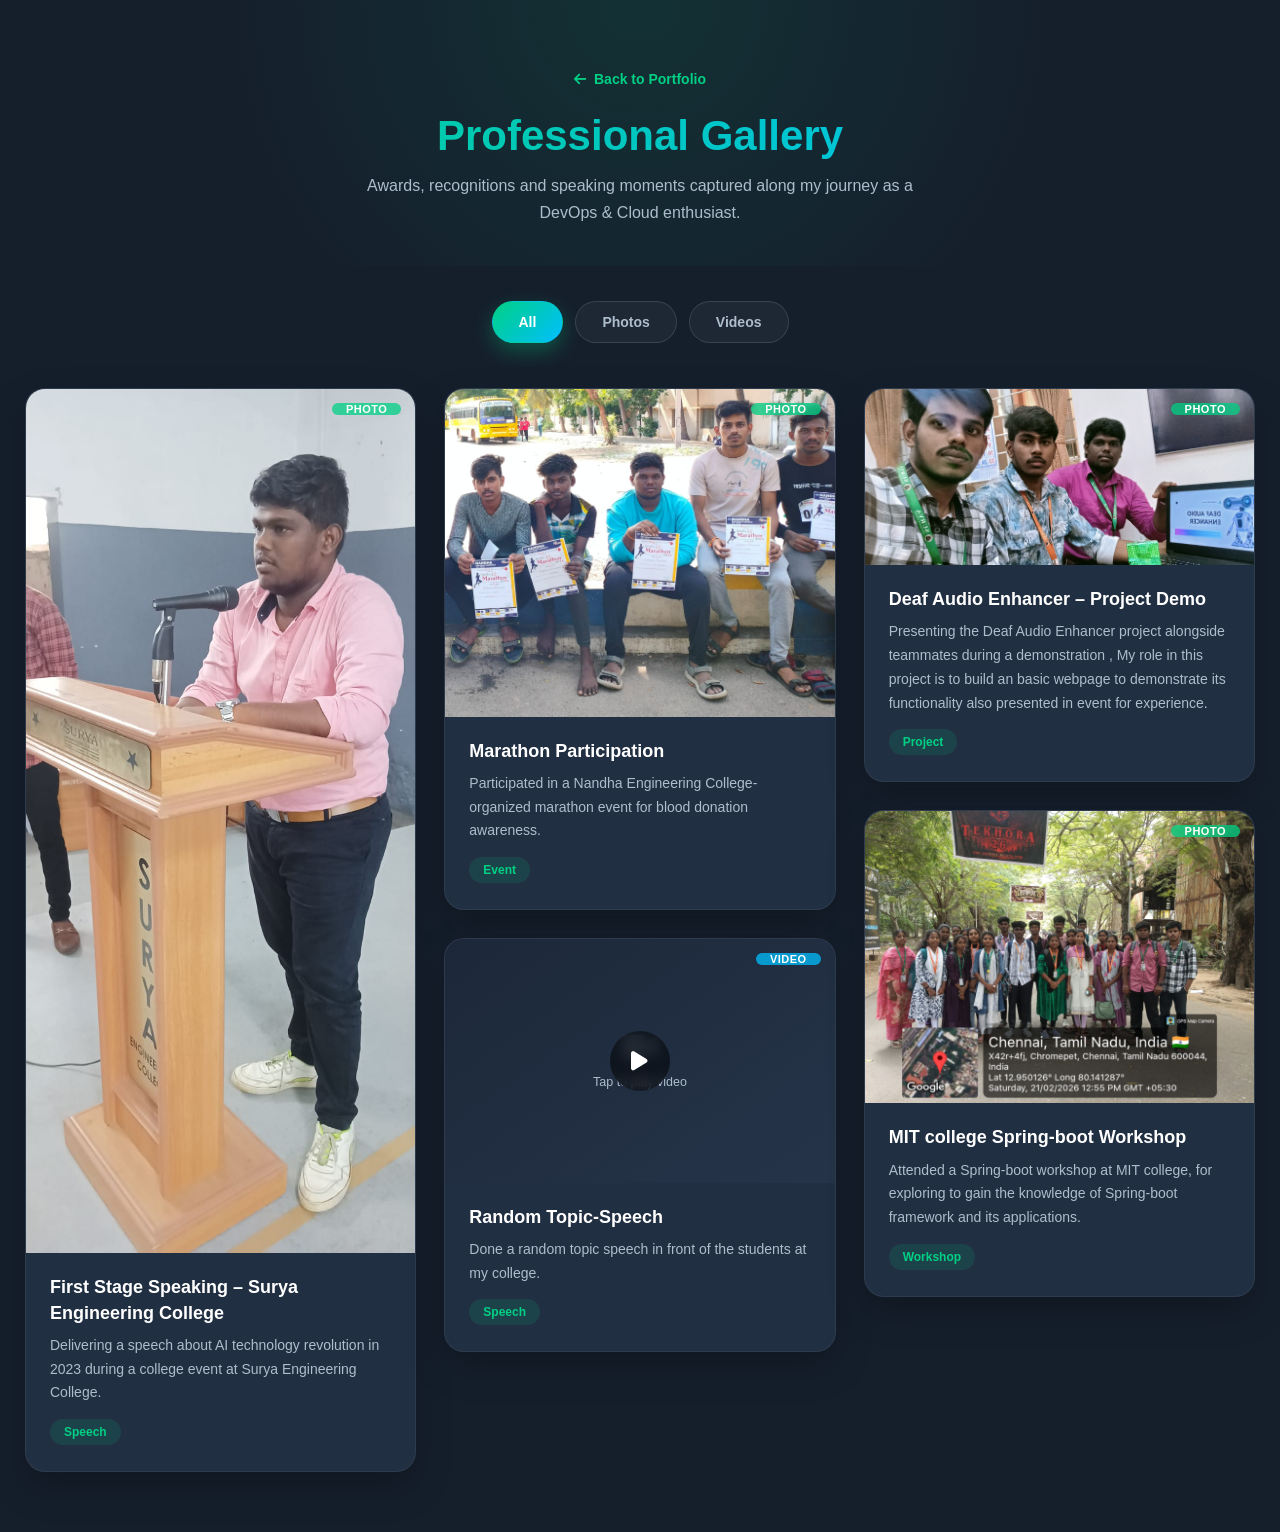
<file: gallery.html>
<!DOCTYPE html>
<html lang="en">
<head>
<meta charset="UTF-8">
<meta name="viewport" content="width=device-width, initial-scale=1.0">
<title>Gallery | Hariharan Portfolio</title>
<link rel="stylesheet" href="https://cdnjs.cloudflare.com/ajax/libs/font-awesome/6.5.1/css/all.min.css">
<style>

/* =========================================================
   GALLERY PAGE — SELF-CONTAINED (gal- namespace)
   True JS masonry (balanced columns), auto video-thumbnail
   generation, broken-file fallback cards, mobile-tuned lightbox.
========================================================= */

:root{
    --gal-primary:#00B87B;
    --gal-accent:#00d084;
    --gal-accent2:#00bfff;
    --gal-bg:#151f2c;
    --gal-card:#212f42;
    --gal-text:#e8edf2;
    --gal-sub:#aebdcc;
}

*{ box-sizing:border-box; }

body{
    margin:0;
    background:var(--gal-bg);
    color:var(--gal-text);
    font-family:'Segoe UI', Roboto, Arial, sans-serif;
    padding-bottom:60px;
}

/* ---------- HEADER ---------- */

.gal-header{
    text-align:center;
    padding:70px 20px 40px;
    background:radial-gradient(circle at 50% 0%, rgba(0,208,132,.10), transparent 60%);
}

.gal-header .gal-back{
    display:inline-flex;
    align-items:center;
    gap:8px;
    color:var(--gal-accent);
    text-decoration:none;
    font-weight:600;
    font-size:14px;
    margin-bottom:25px;
    transition:.3s;
}
.gal-header .gal-back:hover{ transform:translateX(-4px); }

.gal-header h1{
    font-size:clamp(28px,5vw,42px);
    font-weight:800;
    margin:0 0 12px;
    background:linear-gradient(90deg,var(--gal-accent),var(--gal-accent2));
    -webkit-background-clip:text;
    background-clip:text;
    color:transparent;
}

.gal-header p{
    color:var(--gal-sub);
    max-width:600px;
    margin:0 auto;
    font-size:16px;
    line-height:1.7;
}

/* ---------- FILTER TABS ---------- */

.gal-filters{
    display:flex;
    justify-content:center;
    gap:12px;
    flex-wrap:wrap;
    margin:35px auto 45px;
    padding:0 20px;
}

.gal-filter-btn{
    padding:12px 26px;
    border-radius:50px;
    border:1px solid rgba(255,255,255,.12);
    background:rgba(255,255,255,.04);
    color:var(--gal-sub);
    font-weight:600;
    font-size:14px;
    cursor:pointer;
    transition:.3s;
}

.gal-filter-btn:hover{
    background:rgba(0,208,132,.12);
    color:#fff;
}

.gal-filter-btn.active{
    background:linear-gradient(135deg,var(--gal-accent),var(--gal-accent2));
    color:#fff;
    border-color:transparent;
    box-shadow:0 8px 20px rgba(0,208,132,.3);
}

/* ---------- TRUE MASONRY GRID (flex columns, JS-balanced) ---------- */

.gal-container{
    max-width:1300px;
    margin:0 auto;
    padding:0 25px;
}

.gal-grid{
    display:flex;
    justify-content:center;
    gap:28px;
    width:100%;
}

.gal-col{
    display:flex;
    flex-direction:column;
    gap:28px;
    flex:1 1 0;
    min-width:0;
}

.gal-card{
    width:100%;
    background:var(--gal-card);
    border-radius:20px;
    overflow:hidden;
    border:1px solid rgba(255,255,255,.06);
    box-shadow:0 15px 35px rgba(0,0,0,.25);
    transition:.4s;
    cursor:pointer;
    opacity:0;
    transform:translateY(25px);
    animation:galFadeIn .6s forwards;
}

@keyframes galFadeIn{
    to{ opacity:1; transform:translateY(0); }
}

.gal-card:hover{
    transform:translateY(-8px);
    box-shadow:0 25px 50px rgba(0,0,0,.35), 0 0 25px rgba(0,208,132,.15);
}

/* ---------- MEDIA ---------- */

.gal-media{
    position:relative;
    width:100%;
    overflow:hidden;
    background:#0e1620;
    line-height:0;
}

.gal-media img,
.gal-media video,
.gal-media canvas{
    width:100%;
    height:auto;
    display:block;
    transition:.5s;
}

.gal-card:hover .gal-media img,
.gal-card:hover .gal-media video{
    transform:scale(1.05);
}

.gal-play-icon{
    position:absolute;
    top:50%; left:50%;
    transform:translate(-50%,-50%);
    width:60px; height:60px;
    border-radius:50%;
    background:rgba(0,0,0,.55);
    backdrop-filter:blur(6px);
    display:flex;
    align-items:center;
    justify-content:center;
    color:#fff;
    font-size:22px;
    transition:.3s;
    pointer-events:none;
    z-index:2;
}

.gal-card:hover .gal-play-icon{
    background:var(--gal-primary);
    transform:translate(-50%,-50%) scale(1.1);
}

.gal-type-badge{
    position:absolute;
    top:14px; right:14px;
    padding:6px 14px;
    border-radius:50px;
    font-size:11px;
    font-weight:700;
    letter-spacing:.5px;
    text-transform:uppercase;
    color:#fff;
    backdrop-filter:blur(6px);
    z-index:2;
}
.gal-type-badge.photo{ background:rgba(0,208,132,.75); }
.gal-type-badge.video{ background:rgba(0,191,255,.75); }

/* Broken-file fallback card */
.gal-broken{
    width:100%;
    aspect-ratio:4/3;
    display:flex;
    flex-direction:column;
    align-items:center;
    justify-content:center;
    gap:10px;
    background:linear-gradient(145deg,#1c2839,#26344a);
    color:var(--gal-sub);
    padding:20px;
    text-align:center;
}
.gal-broken i{
    font-size:32px;
    color:#4c5c72;
}
.gal-broken span{
    font-size:12.5px;
    line-height:1.5;
    word-break:break-all;
}

.gal-info{
    padding:22px 24px 26px;
}

.gal-info h3{
    margin:0 0 8px;
    font-size:18px;
    font-weight:700;
    color:#fff;
    line-height:1.4;
}

.gal-info p{
    margin:0;
    font-size:14px;
    line-height:1.7;
    color:var(--gal-sub);
}

.gal-tag{
    display:inline-block;
    margin-top:14px;
    padding:6px 14px;
    border-radius:50px;
    background:rgba(0,208,132,.12);
    color:var(--gal-accent);
    font-size:12px;
    font-weight:600;
}

/* ---------- LOADING STATE (while assets are being probed) ---------- */

.gal-loading-msg{
    text-align:center;
    padding:80px 20px;
    color:var(--gal-sub);
}
.gal-loading-msg i{
    font-size:32px;
    color:var(--gal-primary);
    display:block;
    margin-bottom:16px;
    animation:galSpin 1s linear infinite;
}
@keyframes galSpin{ to{ transform:rotate(360deg); } }

/* ---------- EMPTY STATE ---------- */

.gal-empty{
    text-align:center;
    padding:80px 20px;
    color:var(--gal-sub);
    display:none;
}
.gal-empty i{
    font-size:42px;
    margin-bottom:18px;
    color:var(--gal-primary);
    display:block;
}

/* ---------- LIGHTBOX ---------- */

.gal-lightbox{
    position:fixed;
    inset:0;
    background:rgba(6,10,16,.94);
    backdrop-filter:blur(8px);
    z-index:99999;
    display:none;
    align-items:center;
    justify-content:center;
    padding:30px;
    flex-direction:column;
    overflow-y:auto;
}

.gal-lightbox.show{ display:flex; }

.gal-lightbox-content{
    max-width:900px;
    width:100%;
    max-height:70vh;
    display:flex;
    align-items:center;
    justify-content:center;
    flex-shrink:0;
}

.gal-lightbox-content img,
.gal-lightbox-content video{
    max-width:100%;
    max-height:70vh;
    width:auto;
    height:auto;
    border-radius:14px;
    box-shadow:0 25px 60px rgba(0,0,0,.5);
}

.gal-lightbox-content .gal-broken{
    width:320px;
    max-width:85vw;
    aspect-ratio:4/3;
    border-radius:14px;
}

.gal-lightbox-caption{
    max-width:700px;
    width:100%;
    text-align:center;
    margin-top:22px;
    padding:0 20px;
    flex-shrink:0;
}

.gal-lightbox-caption h3{
    margin:0 0 8px;
    color:#fff;
    font-size:20px;
}

.gal-lightbox-caption p{
    margin:0;
    color:var(--gal-sub);
    font-size:14.5px;
    line-height:1.7;
}

.gal-close-btn{
    position:fixed;
    top:20px; right:22px;
    width:48px; height:48px;
    border-radius:50%;
    background:rgba(255,255,255,.10);
    border:1px solid rgba(255,255,255,.18);
    color:#fff;
    font-size:20px;
    cursor:pointer;
    display:flex;
    align-items:center;
    justify-content:center;
    transition:.3s;
    z-index:100000;
}
.gal-close-btn:hover{
    background:var(--gal-primary);
    transform:rotate(90deg);
}

/* ---------- RESPONSIVE ---------- */

@media(max-width:1100px){
    .gal-grid{ gap:22px; }
    .gal-col{ gap:22px; }
}

@media(max-width:768px){
    .gal-header{ padding:50px 18px 30px; }
    .gal-grid{ gap:16px; }
    .gal-col{ gap:16px; }
    .gal-card{ border-radius:16px; }
    .gal-info{ padding:16px 18px 20px; }
    .gal-info h3{ font-size:16px; }
    .gal-info p{ font-size:13px; }

    .gal-lightbox{ padding:70px 16px 30px; }
    .gal-lightbox-content{ max-height:52vh; }
    .gal-lightbox-content img,
    .gal-lightbox-content video{ max-height:52vh; }
    .gal-lightbox-caption h3{ font-size:17px; }
    .gal-lightbox-caption p{ font-size:13.5px; }
    .gal-close-btn{ top:14px; right:14px; width:44px; height:44px; font-size:18px; }
}

@media(max-width:560px){
    .gal-filters{ gap:8px; }
    .gal-filter-btn{ padding:10px 18px; font-size:13px; }
    .gal-lightbox{ padding:64px 14px 24px; }
}

</style>
</head>
<body>

<!-- ================= HEADER ================= -->
<div class="gal-header">
    <a href="index.html" class="gal-back">
        <i class="fas fa-arrow-left"></i> Back to Portfolio
    </a>
    <h1>Professional Gallery</h1>
    <p>Awards, recognitions and speaking moments captured along my journey as a DevOps &amp; Cloud enthusiast.</p>
</div>

<!-- ================= FILTERS ================= -->
<div class="gal-filters">
    <button class="gal-filter-btn active" data-filter="all">All</button>
    <button class="gal-filter-btn" data-filter="photo">Photos</button>
    <button class="gal-filter-btn" data-filter="video">Videos</button>
</div>

<!-- ================= GRID ================= -->
<div class="gal-container">
    <div class="gal-grid" id="galGrid"></div>

    <div class="gal-empty" id="galEmpty">
        <i class="fas fa-images"></i>
        No items in this category yet.
    </div>
</div>

<!-- ================= LIGHTBOX ================= -->
<div class="gal-lightbox" id="galLightbox">
    <button class="gal-close-btn" id="galCloseBtn"><i class="fas fa-times"></i></button>
    <div class="gal-lightbox-content" id="galLightboxContent"></div>
    <div class="gal-lightbox-caption">
        <h3 id="galLightboxTitle"></h3>
        <p id="galLightboxDesc"></p>
    </div>
</div>

<script>
/* =========================================================
   GALLERY DATA
   Add new items here — nothing else to configure.
   type: "photo" or "video"
   src : image path OR video path (mp4)
   Videos auto-generate their own thumbnail from frame 1.
========================================================= */

const galleryItems = [
    {
        type: "photo",
        src: "assets/hari speech.jpeg",
        title: "First Stage Speaking – Surya Engineering College",
        description: "Delivering a speech about AI technology revolution in 2023 during a college event at Surya Engineering College.",
        tag: "Speech"
    },
    {
        type: "photo",
        src: "assets/hari marathon.jpeg",
        title: "Marathon Participation",
        description: "Participated in a Nandha Engineering College-organized marathon event for blood donation awareness.",
        tag: "Event"
    },
    {
        type: "photo",
        src: "assets/hari project.jpeg",
        title: "Deaf Audio Enhancer – Project Demo",
        description: "Presenting the Deaf Audio Enhancer project alongside teammates during a demonstration , My role in this project is to build an basic webpage to demonstrate its functionality also presented in event for experience.",
        tag: "Project"
    },
    {
        type: "photo",
        src: "assets/hari mit.jpeg",
        title: "MIT college Spring-boot Workshop",
        description: "Attended a Spring-boot workshop at MIT college, for exploring to gain the knowledge of Spring-boot framework and its applications.",
        tag: "Workshop"
    },
    {
        type: "video",
        src: "assets/hari video.mp4",
        title: "Random Topic-Speech",
        description: "Done a random topic speech in front of the students at my college.",
        tag: "Speech"
    }
];

/* ========================================================= */

const galGrid = document.getElementById('galGrid');
const galEmpty = document.getElementById('galEmpty');
const galFilterBtns = document.querySelectorAll('.gal-filter-btn');

let currentFilter = 'all';
let resizeTimer = null;
let lastColumnCount = null;

/* ---- broken-file fallback markup ---- */
function brokenCardHTML(src, label){
    return `
        <div class="gal-broken">
            <i class="fas fa-image"></i>
            <span>${label} not found:<br>${src}</span>
        </div>
    `;
}

/* ---- how many columns for the current viewport ---- */
function getColumnCount(){
    const w = window.innerWidth;
    if (w <= 560) return 1;
    if (w <= 1100) return 2;
    return 3;
}

/* ---- probe a photo's natural aspect ratio ---- */
function probePhoto(item){
    return new Promise((resolve) => {
        const img = new Image();
        img.onload = () => resolve({
            item,
            aspect: img.naturalWidth / img.naturalHeight,
            thumbSrc: item.src,
            broken: false
        });
        img.onerror = () => resolve({
            item,
            aspect: 4/3,
            thumbSrc: null,
            broken: true
        });
        img.src = item.src;
    });
}

/* ---- auto-generate + probe a video's thumbnail frame ---- */
function probeVideo(item){
    return new Promise((resolve) => {
        const video = document.createElement('video');
        video.src = item.src;
        video.crossOrigin = 'anonymous';
        video.muted = true;
        video.playsInline = true;
        video.preload = 'metadata';
        video.style.position = 'absolute';
        video.style.opacity = '0';
        video.style.pointerEvents = 'none';
        video.style.width = '1px';
        video.style.height = '1px';
        document.body.appendChild(video);

        let settled = false;
        const finish = (result) => {
            if (settled) return;
            settled = true;
            video.remove();
            resolve(result);
        };

        const failTimer = setTimeout(() => {
            finish({ item, aspect: 16/10, thumbSrc: null, broken: true });
        }, 6000);

        video.addEventListener('loadedmetadata', () => {
            const seekTo = Math.min(1, (video.duration || 1) * 0.1);
            try { video.currentTime = seekTo; } catch(e) {
                clearTimeout(failTimer);
                finish({ item, aspect: 16/10, thumbSrc: null, broken: true });
            }
        });

        video.addEventListener('seeked', () => {
            if (settled) return;
            try {
                const canvas = document.createElement('canvas');
                canvas.width = video.videoWidth;
                canvas.height = video.videoHeight;
                const ctx = canvas.getContext('2d');
                ctx.drawImage(video, 0, 0, canvas.width, canvas.height);
                const dataUrl = canvas.toDataURL('image/jpeg', 0.82);
                clearTimeout(failTimer);
                finish({
                    item,
                    aspect: canvas.width / canvas.height,
                    thumbSrc: dataUrl,
                    broken: false
                });
            } catch (e) {
                clearTimeout(failTimer);
                finish({ item, aspect: 16/10, thumbSrc: null, broken: true });
            }
        });

        video.addEventListener('error', () => {
            clearTimeout(failTimer);
            finish({ item, aspect: 16/10, thumbSrc: null, broken: true });
        });
    });
}

/* ---- build one card element from a probed result ---- */
function buildCard(result){
    const { item, aspect, thumbSrc, broken } = result;
    const card = document.createElement('div');
    card.className = 'gal-card';

    const badgeHTML = `
        <span class="gal-type-badge ${item.type}">
            ${item.type === 'video' ? 'Video' : 'Photo'}
        </span>
    `;

    let mediaInner;
    if (broken) {
        mediaInner = item.type === 'video'
            ? `<div class="gal-broken" style="aspect-ratio:16/10;">
                   <i class="fas fa-video"></i>
                   <span>Tap to play video</span>
               </div>`
            : brokenCardHTML(item.src, 'Photo');
    } else {
        mediaInner = `<img src="${thumbSrc}" alt="${item.title}" style="aspect-ratio:${aspect};object-fit:cover;">`;
    }

    card.innerHTML = `
        <div class="gal-media">
            ${mediaInner}
            ${badgeHTML}
            ${item.type === 'video' ? '<div class="gal-play-icon"><i class="fas fa-play"></i></div>' : ''}
        </div>
        <div class="gal-info">
            <h3>${item.title}</h3>
            <p>${item.description}</p>
            ${item.tag ? `<span class="gal-tag">${item.tag}</span>` : ''}
        </div>
    `;

    card.addEventListener('click', () => openLightbox(item));
    return card;
}

/* ---- estimate a card's total rendered height for balancing ---- */
function estimateCardHeight(result, columnWidth){
    const mediaHeight = columnWidth / result.aspect;
    const infoHeight = 90 + Math.ceil(result.item.description.length / 40) * 20; // rough text wrap estimate
    return mediaHeight + infoHeight;
}

/* ---- main render: probe all items, then balance into columns ---- */
async function renderGallery(filter) {
    currentFilter = filter;
    galGrid.innerHTML = `
        <div class="gal-loading-msg">
            <i class="fas fa-spinner"></i>
            Loading gallery...
        </div>
    `;
    galEmpty.style.display = 'none';

    const filtered = filter === 'all'
        ? galleryItems
        : galleryItems.filter(i => i.type === filter);

    if (filtered.length === 0) {
        galGrid.innerHTML = '';
        galEmpty.style.display = 'block';
        return;
    }

    const results = await Promise.all(
        filtered.map(item => item.type === 'video' ? probeVideo(item) : probePhoto(item))
    );

    // only re-render if the filter hasn't changed while probing was in flight
    if (currentFilter !== filter) return;

    const columnCount = getColumnCount();
    lastColumnCount = columnCount;

    galGrid.innerHTML = '';
    const columnEls = [];
    const columnHeights = new Array(columnCount).fill(0);

    for (let i = 0; i < columnCount; i++) {
        const col = document.createElement('div');
        col.className = 'gal-col';
        galGrid.appendChild(col);
        columnEls.push(col);
    }

    const approxColWidth = (galGrid.clientWidth - (columnCount - 1) * 28) / columnCount;

    results.forEach((result, index) => {
        // shortest column gets the next card — keeps left/center/right balanced
        let shortestIndex = 0;
        for (let i = 1; i < columnCount; i++) {
            if (columnHeights[i] < columnHeights[shortestIndex]) shortestIndex = i;
        }

        const card = buildCard(result);
        card.style.animationDelay = (index * 0.05) + 's';
        columnEls[shortestIndex].appendChild(card);
        columnHeights[shortestIndex] += estimateCardHeight(result, approxColWidth) + 28;
    });
}

/* ---------- FILTER CLICK ---------- */
galFilterBtns.forEach(btn => {
    btn.addEventListener('click', () => {
        galFilterBtns.forEach(b => b.classList.remove('active'));
        btn.classList.add('active');
        renderGallery(btn.dataset.filter);
    });
});

/* ---------- REBUILD ON RESIZE (only when column count actually changes) ---------- */
window.addEventListener('resize', () => {
    clearTimeout(resizeTimer);
    resizeTimer = setTimeout(() => {
        const newCount = getColumnCount();
        if (newCount !== lastColumnCount) {
            renderGallery(currentFilter);
        }
    }, 200);
});

/* ---------- LIGHTBOX ---------- */
const galLightbox = document.getElementById('galLightbox');
const galLightboxContent = document.getElementById('galLightboxContent');
const galLightboxTitle = document.getElementById('galLightboxTitle');
const galLightboxDesc = document.getElementById('galLightboxDesc');
const galCloseBtn = document.getElementById('galCloseBtn');

function openLightbox(item) {
    galLightboxContent.innerHTML = '';

    if (item.type === 'video') {
        const video = document.createElement('video');
        video.src = item.src;
        video.controls = true;
        video.autoplay = true;
        video.playsInline = true;
        video.addEventListener('error', () => {
            galLightboxContent.innerHTML = brokenCardHTML(item.src, 'Video');
        });
        galLightboxContent.appendChild(video);
    } else {
        const img = document.createElement('img');
        img.alt = item.title;
        img.addEventListener('error', () => {
            galLightboxContent.innerHTML = brokenCardHTML(item.src, 'Photo');
        });
        img.src = item.src;
        galLightboxContent.appendChild(img);
    }

    galLightboxTitle.textContent = item.title;
    galLightboxDesc.textContent = item.description;
    galLightbox.classList.add('show');
    document.body.style.overflow = 'hidden';
}

function closeLightbox() {
    galLightboxContent.innerHTML = '';
    galLightbox.classList.remove('show');
    document.body.style.overflow = '';
}

galCloseBtn.addEventListener('click', closeLightbox);
galLightbox.addEventListener('click', (e) => {
    if (e.target === galLightbox) closeLightbox();
});
document.addEventListener('keydown', (e) => {
    if (e.key === 'Escape') closeLightbox();
});

/* ---------- INIT ---------- */
renderGallery('all');
</script>

</body>
</html>
</file>
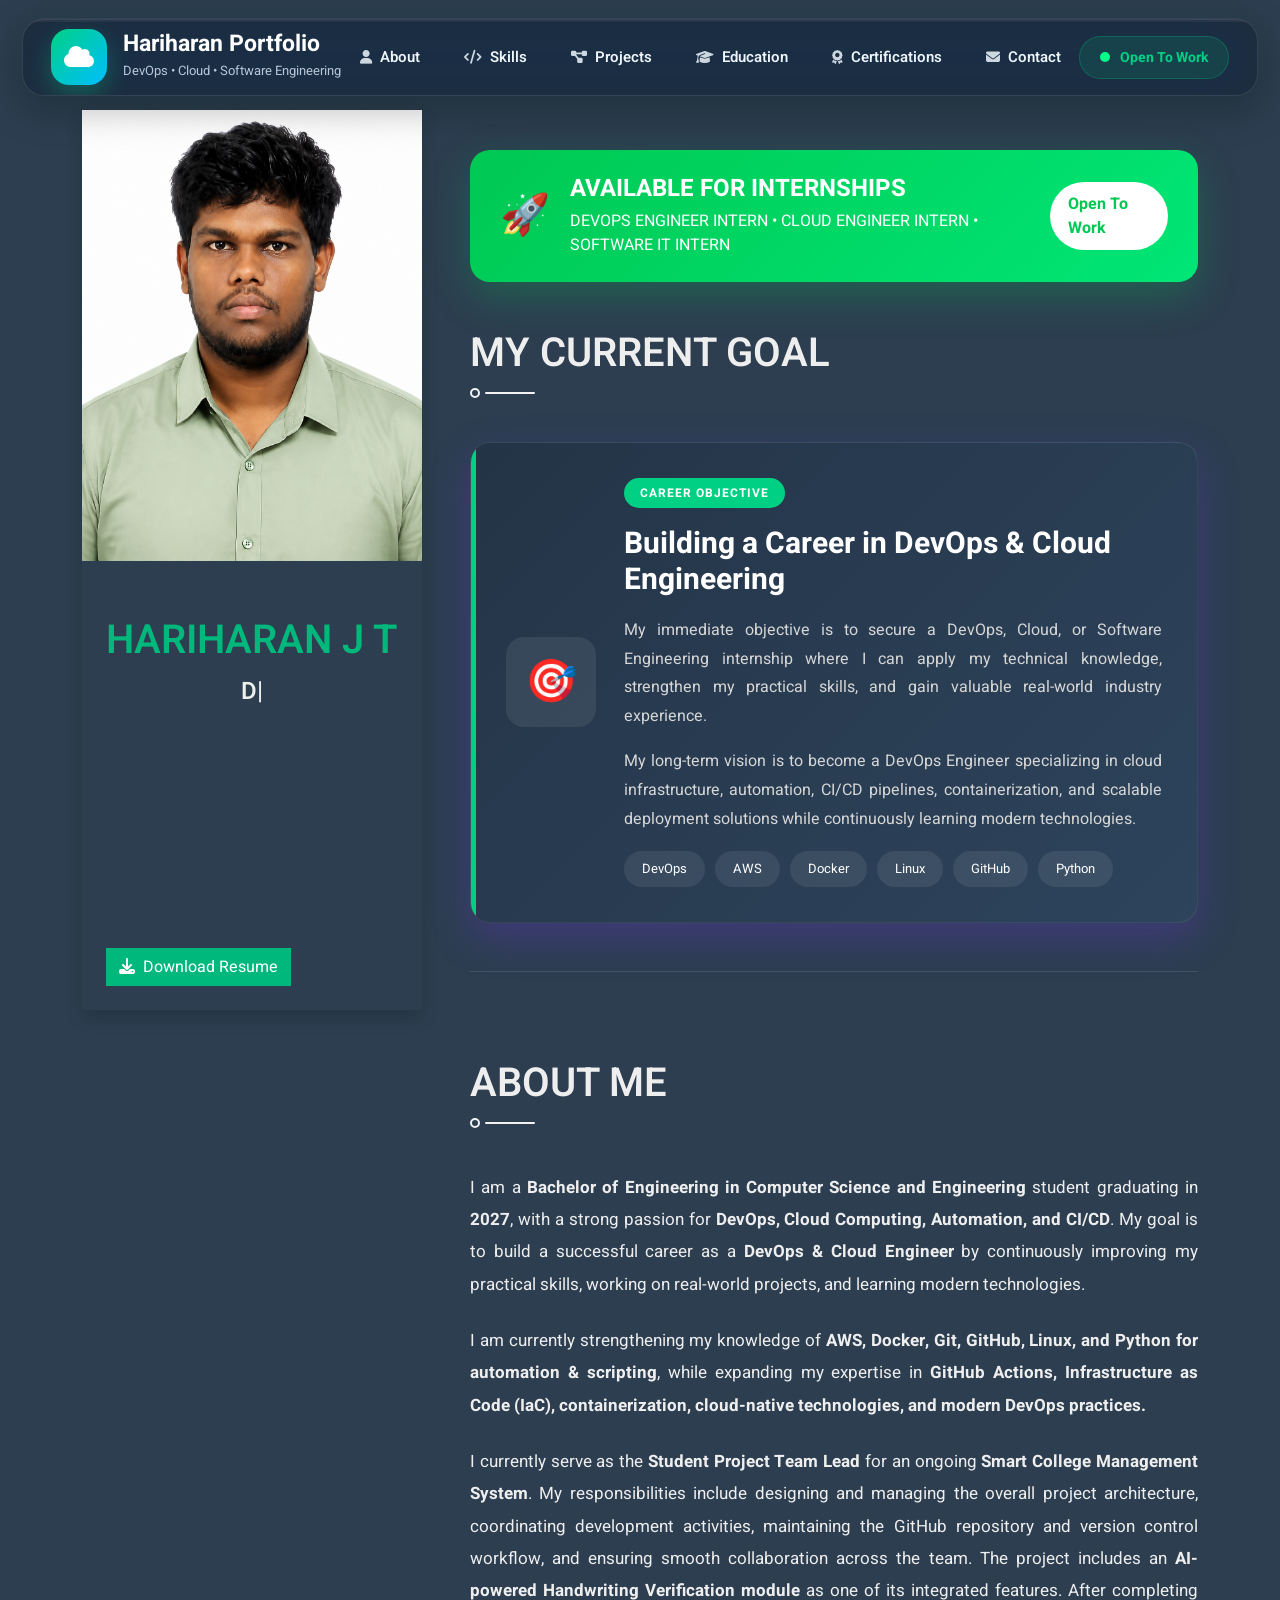
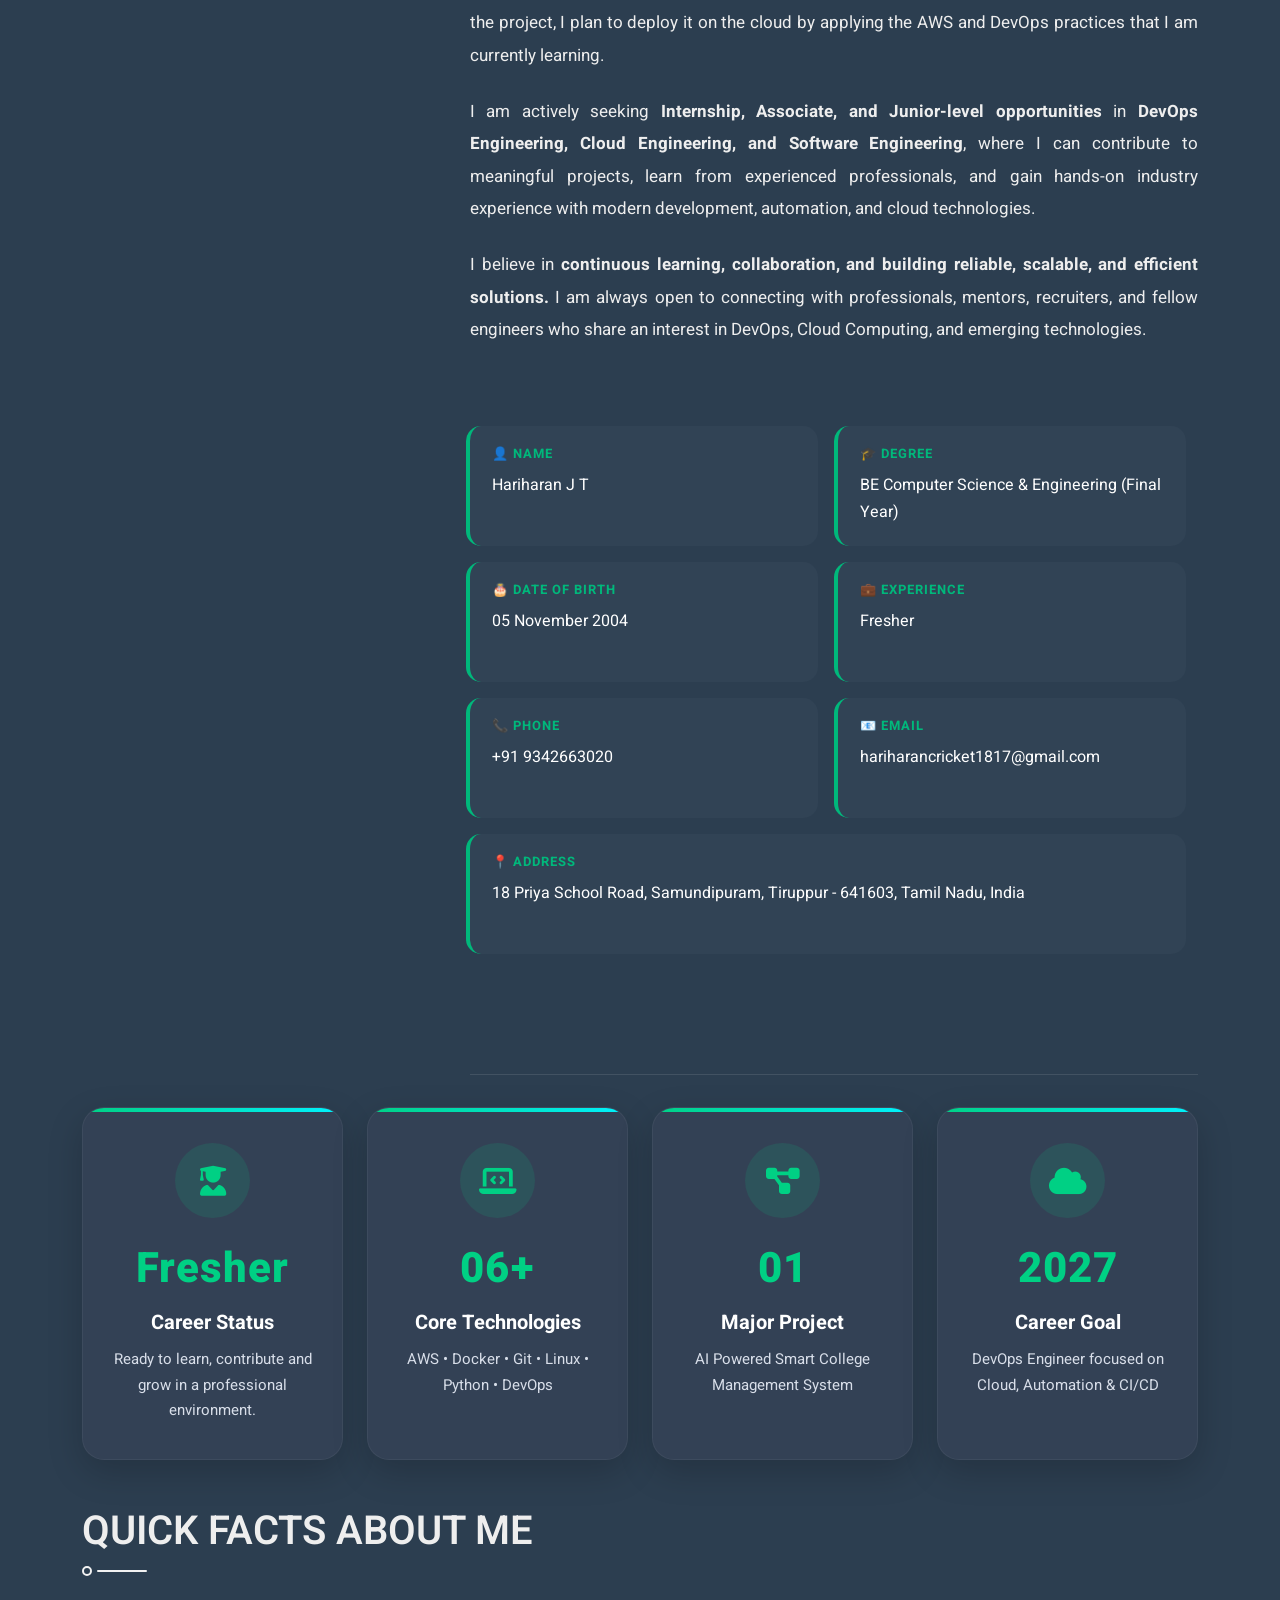
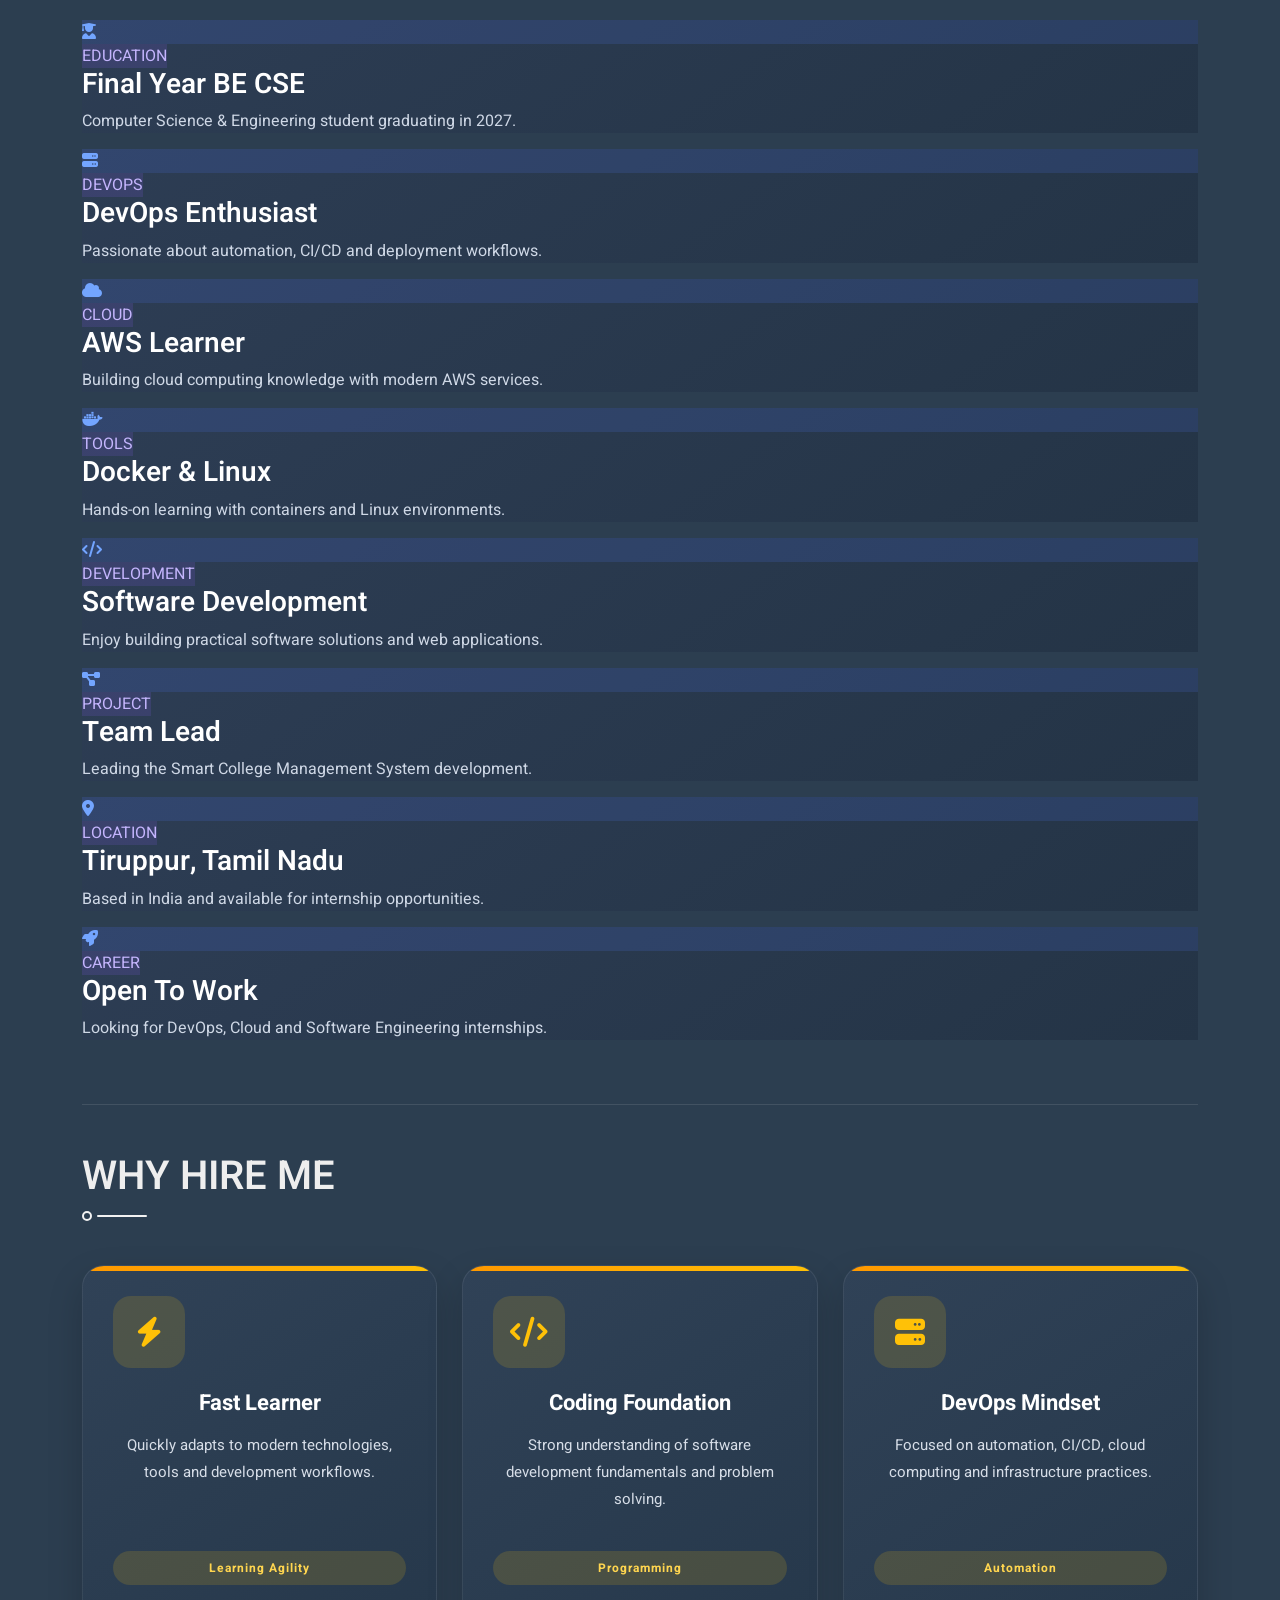
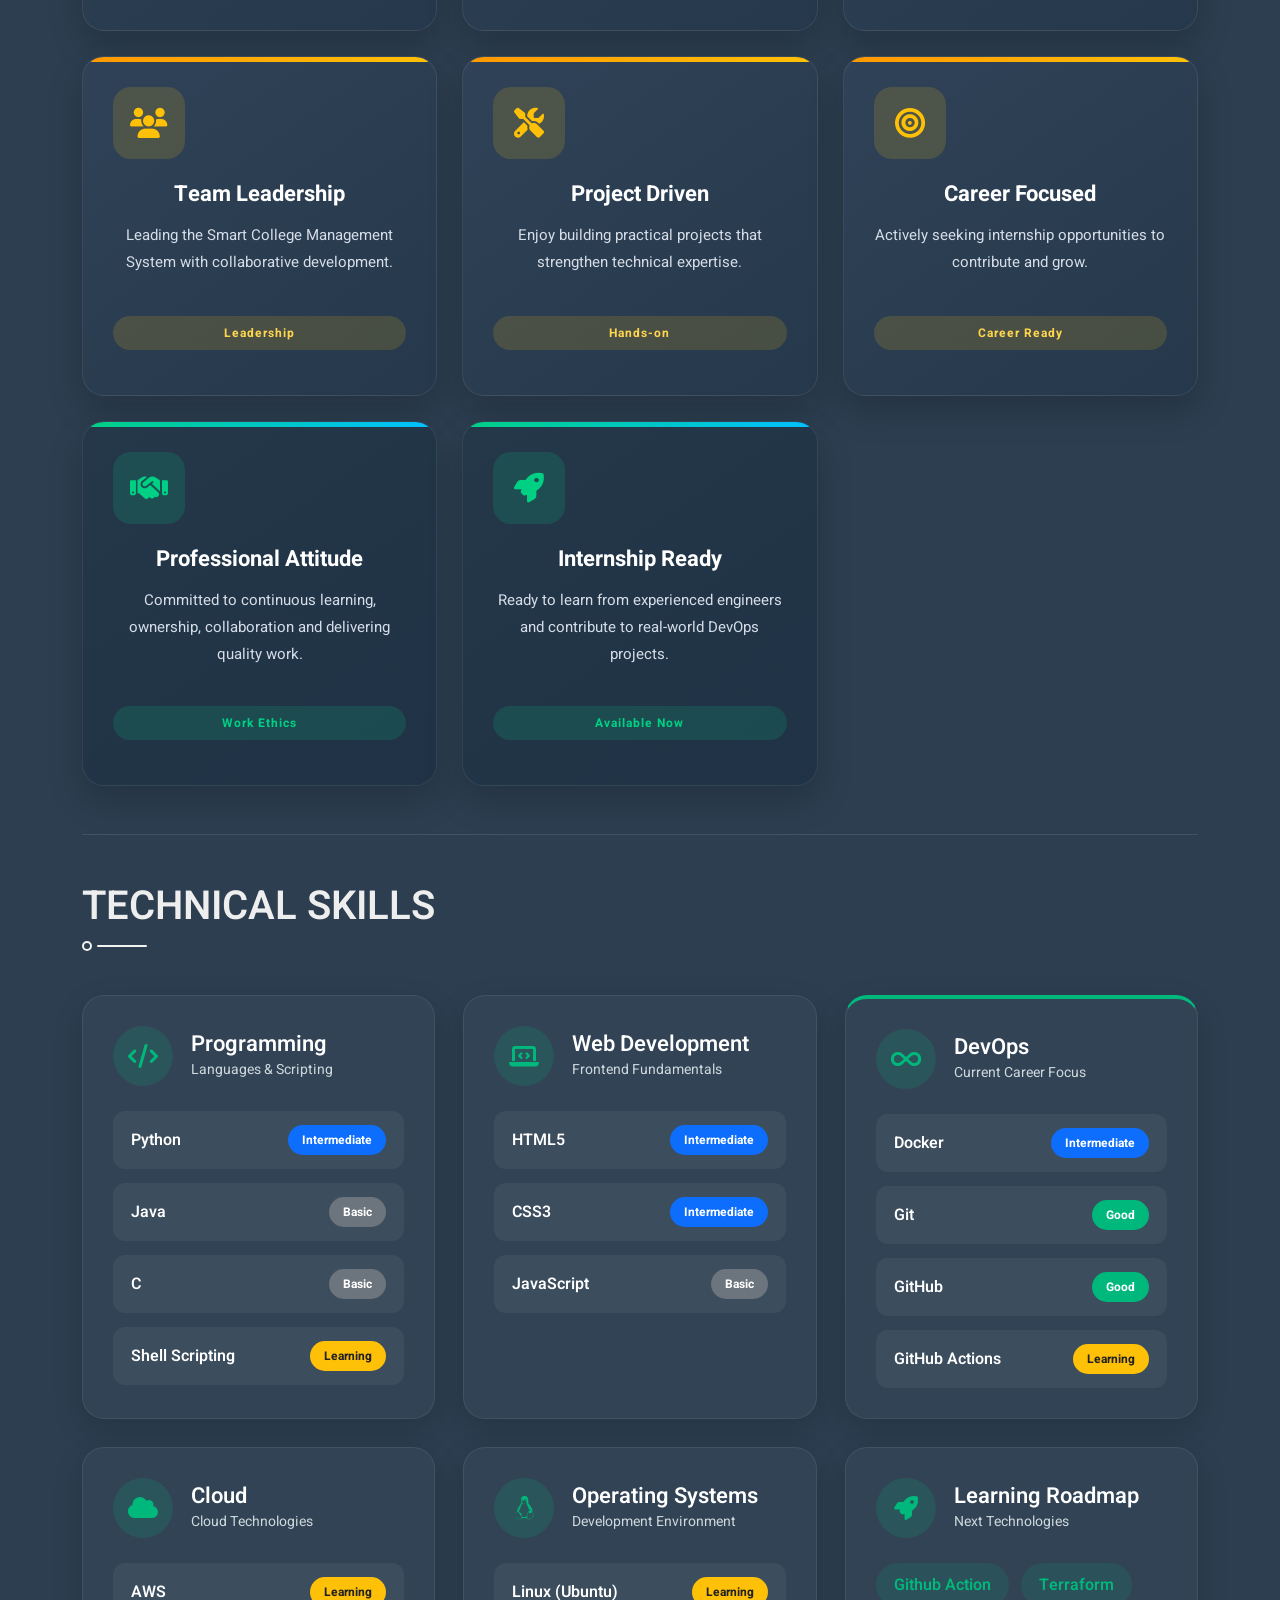
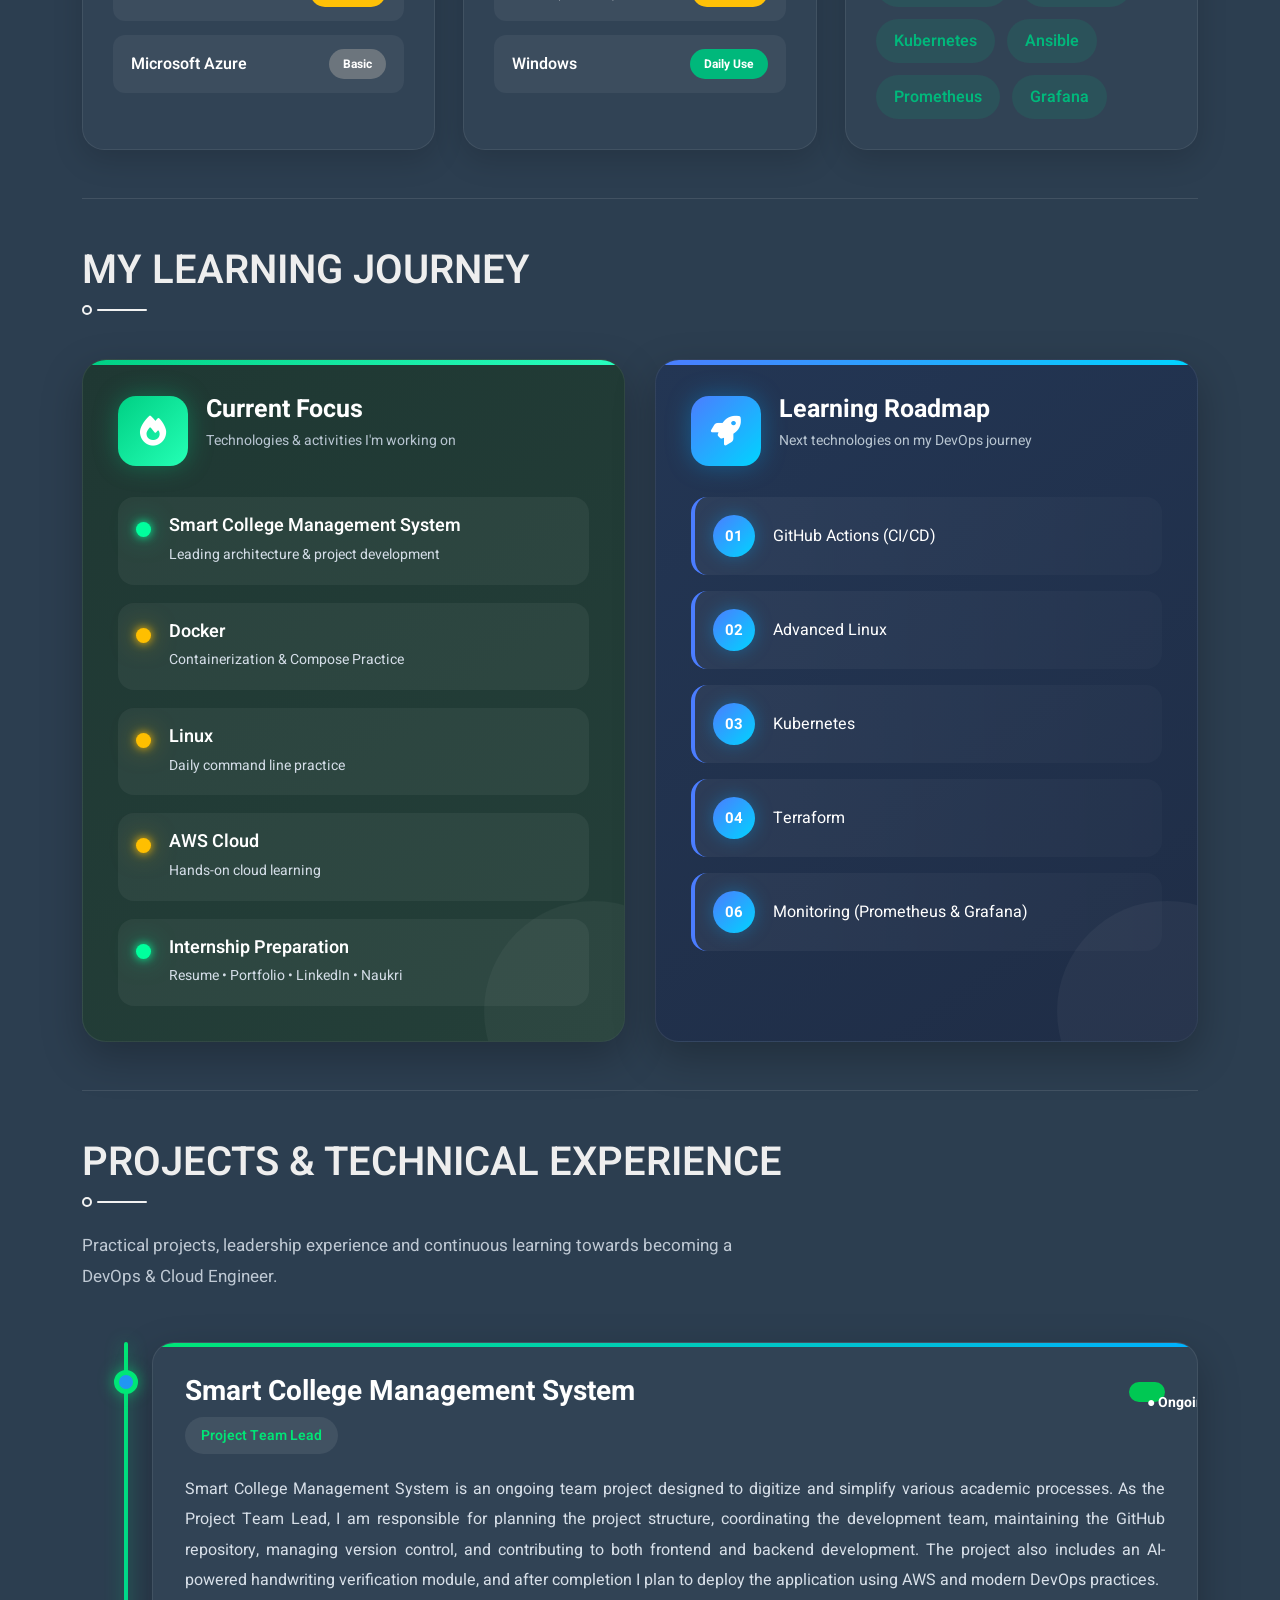
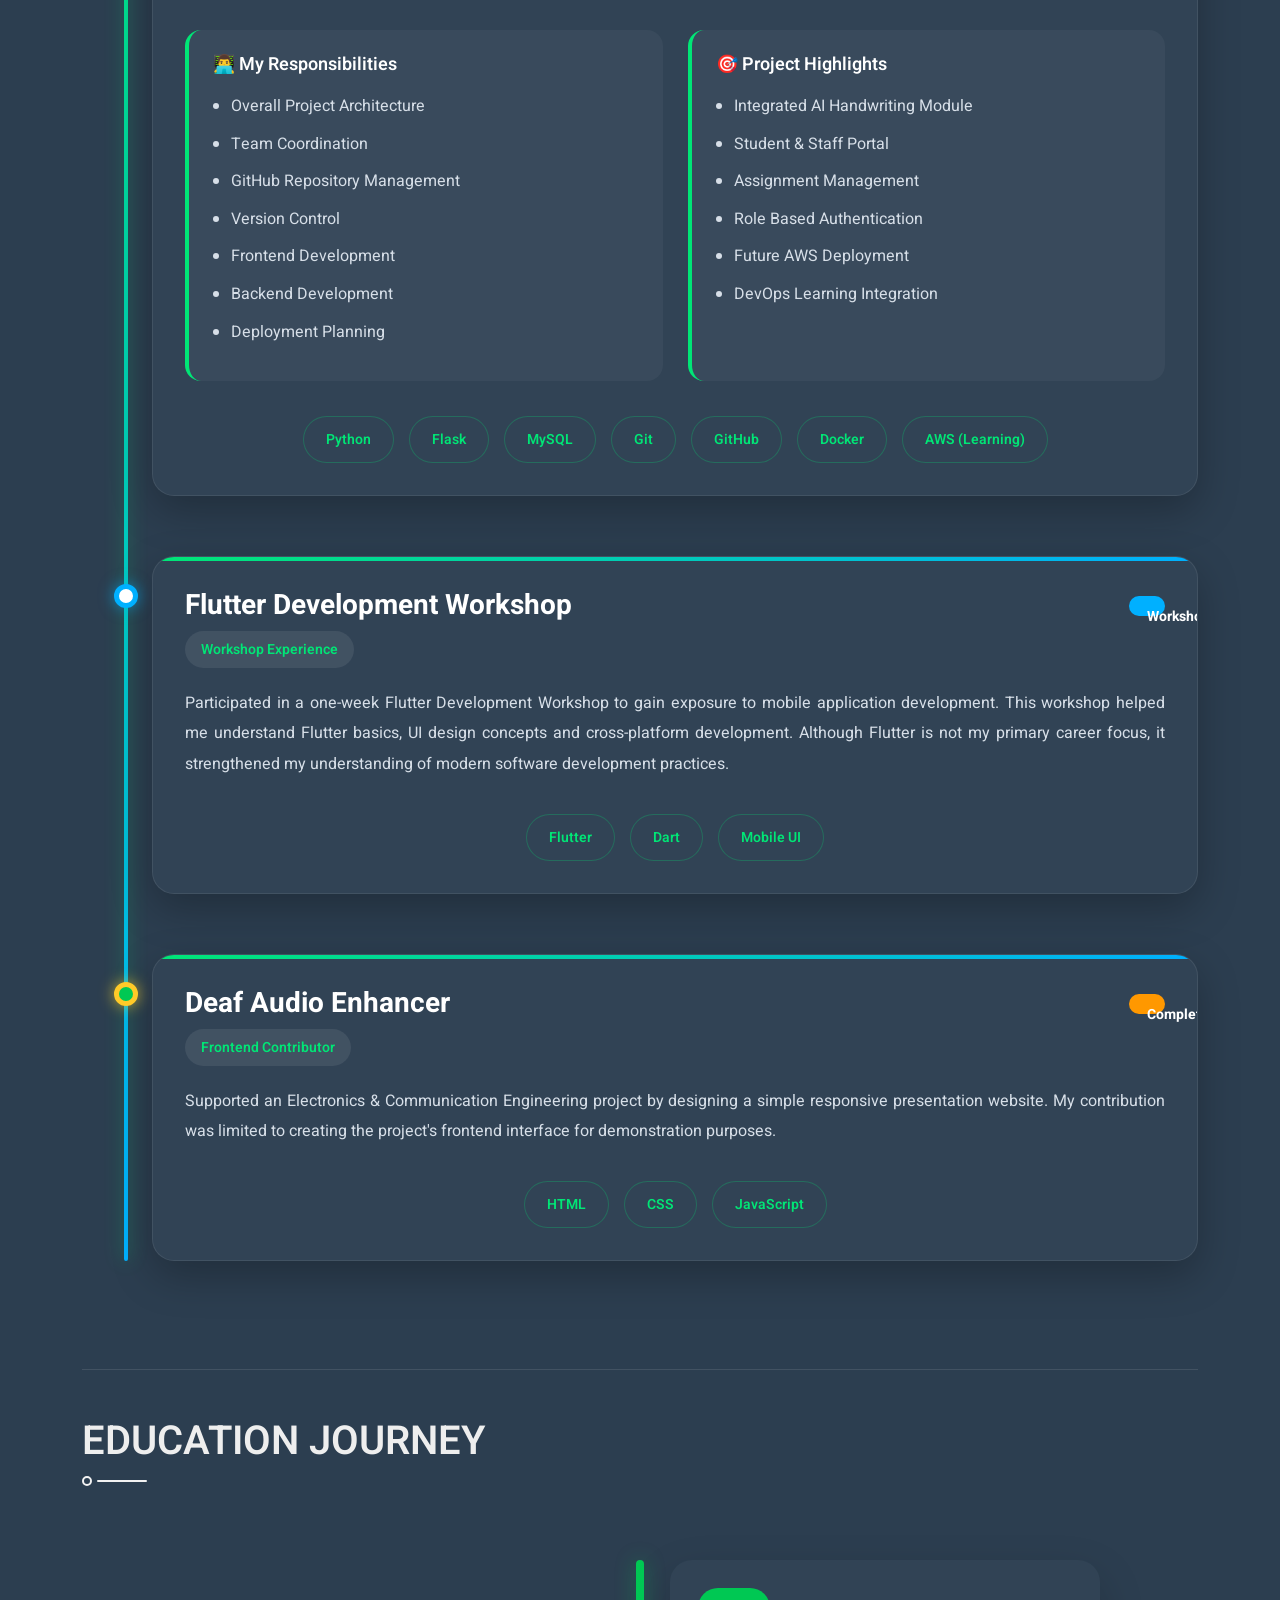
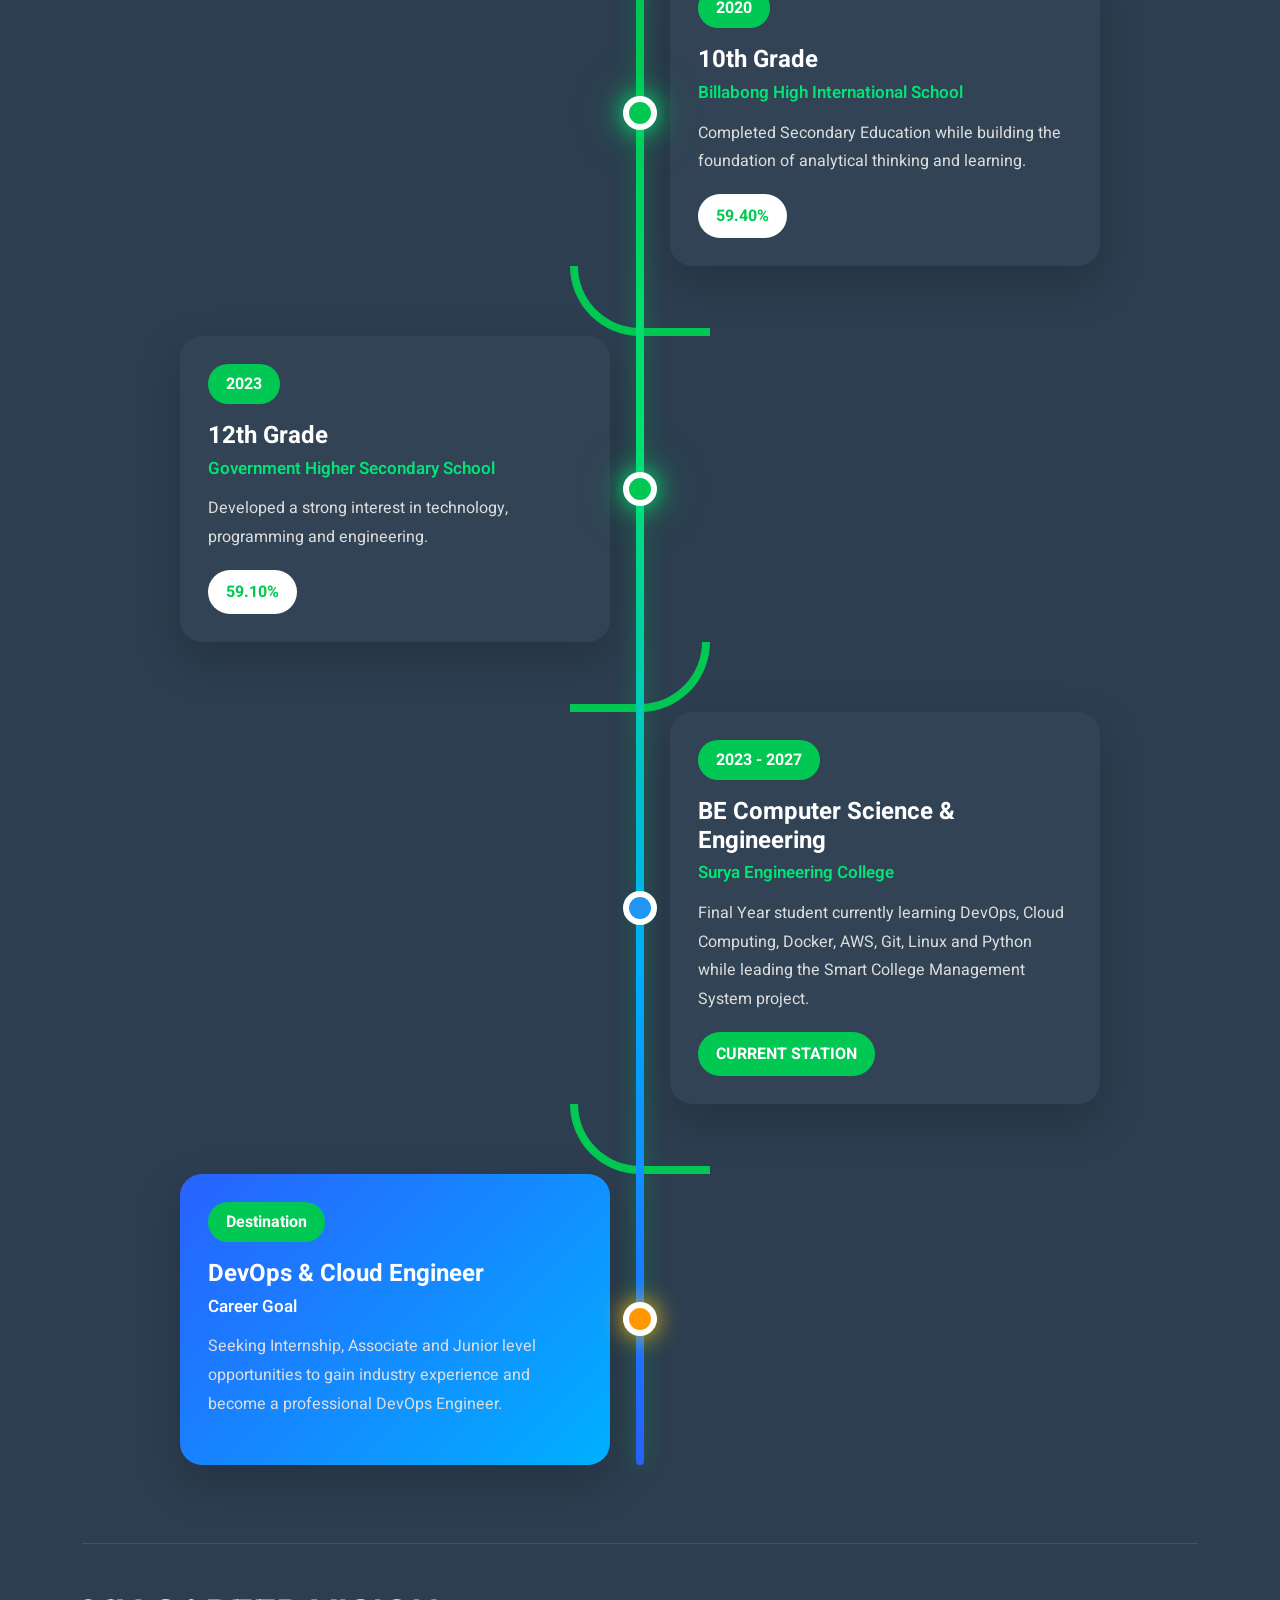
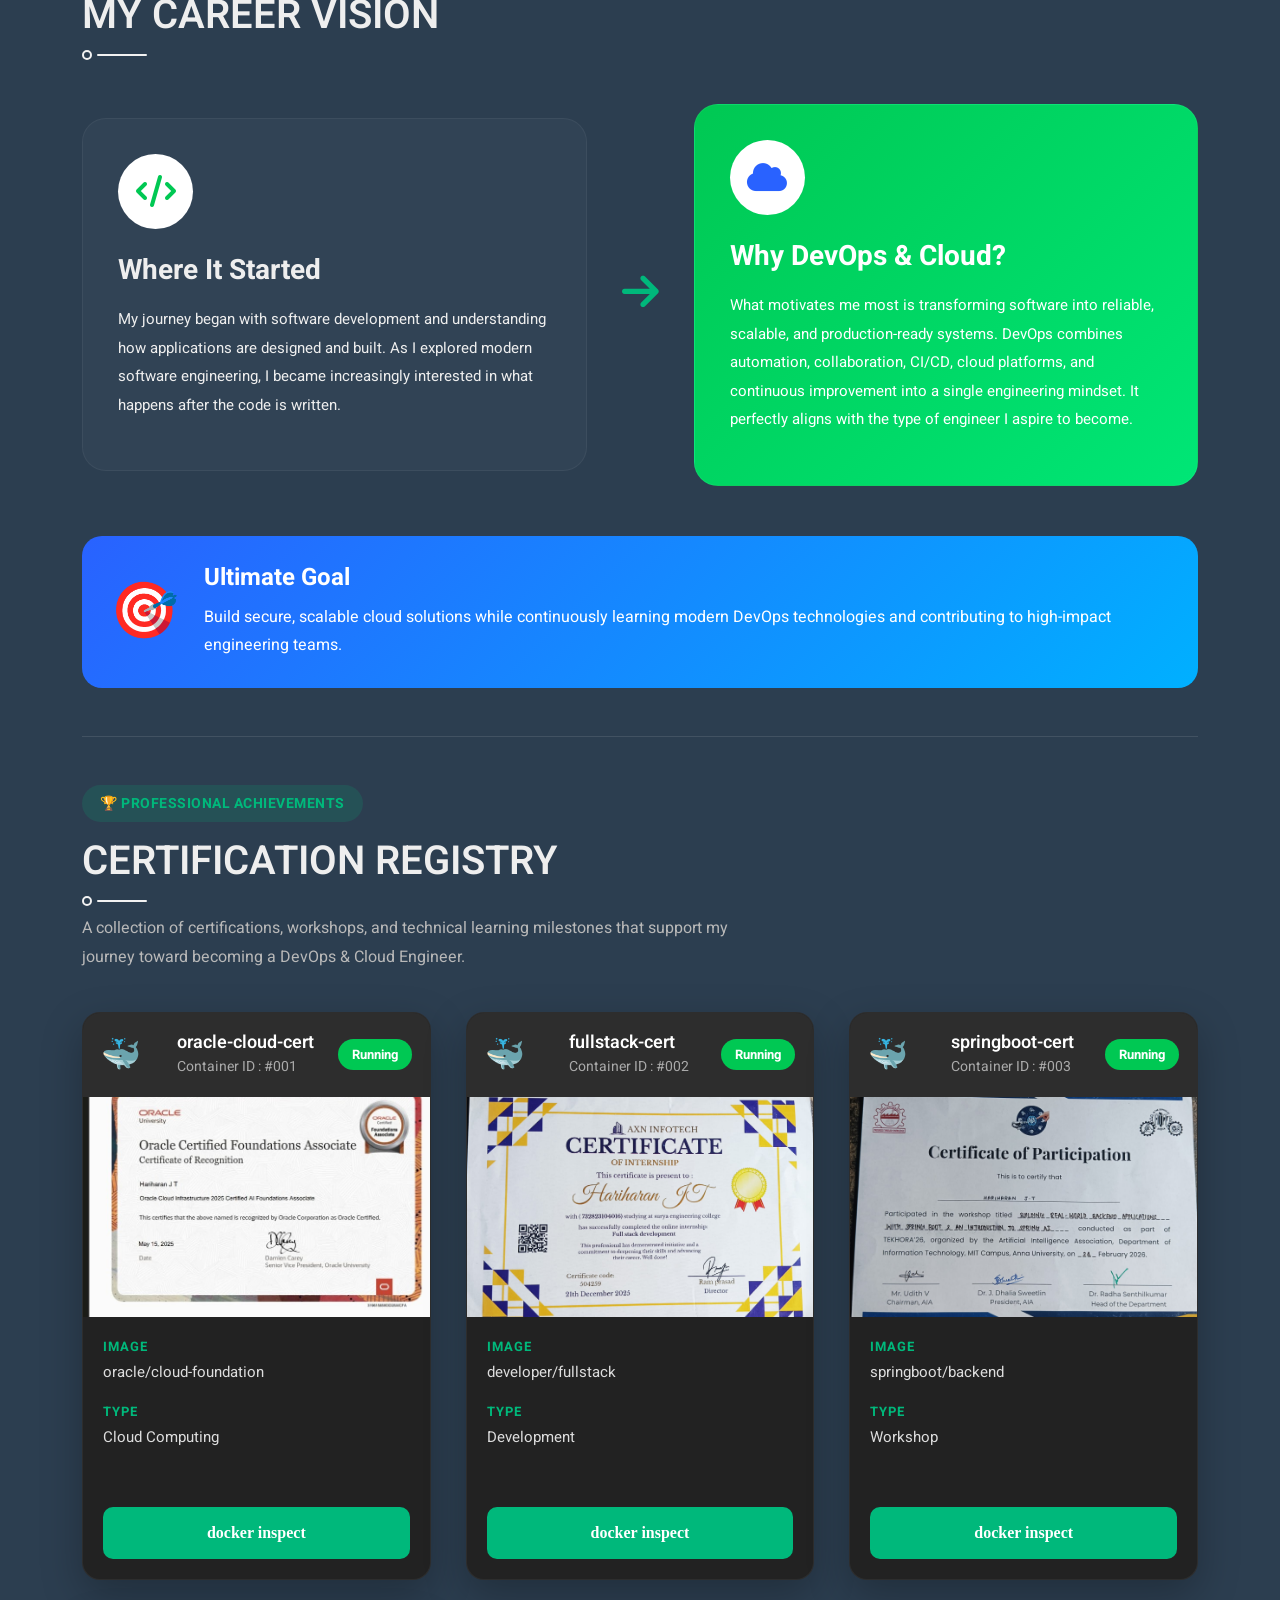
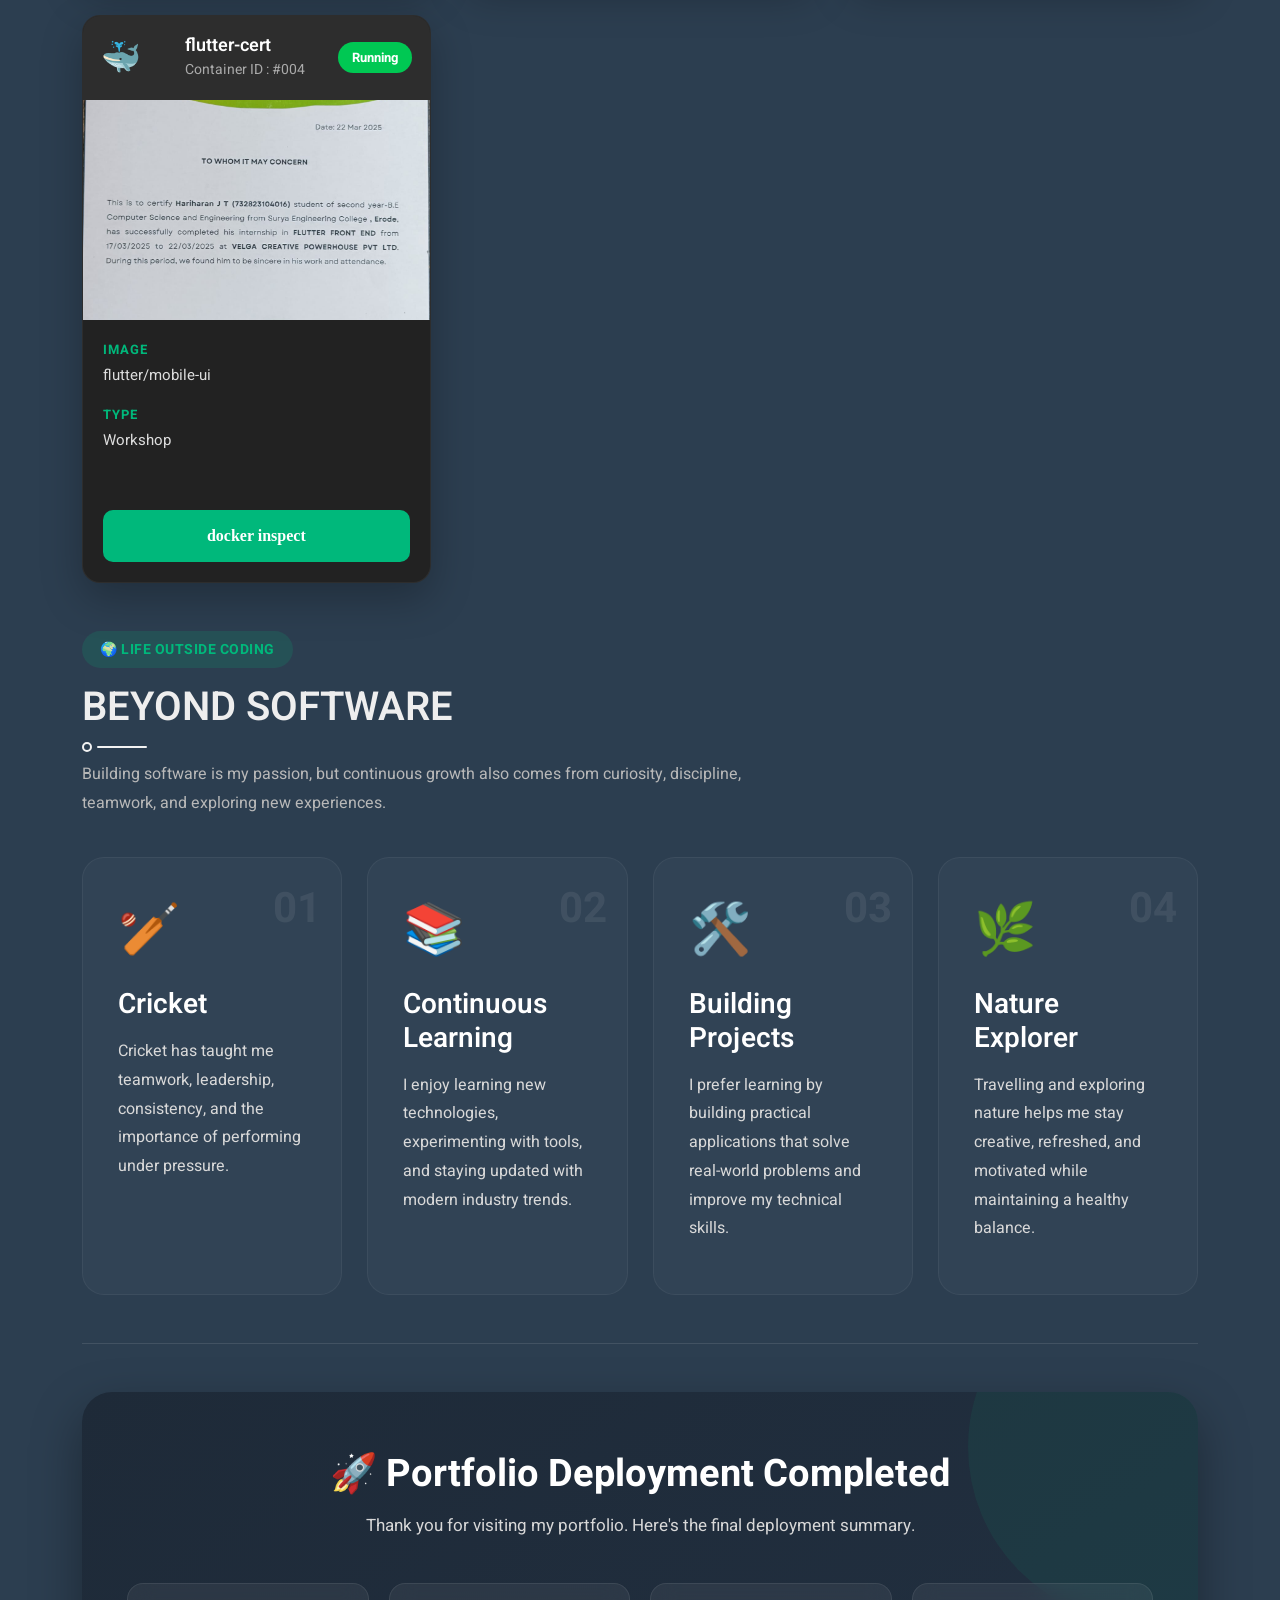
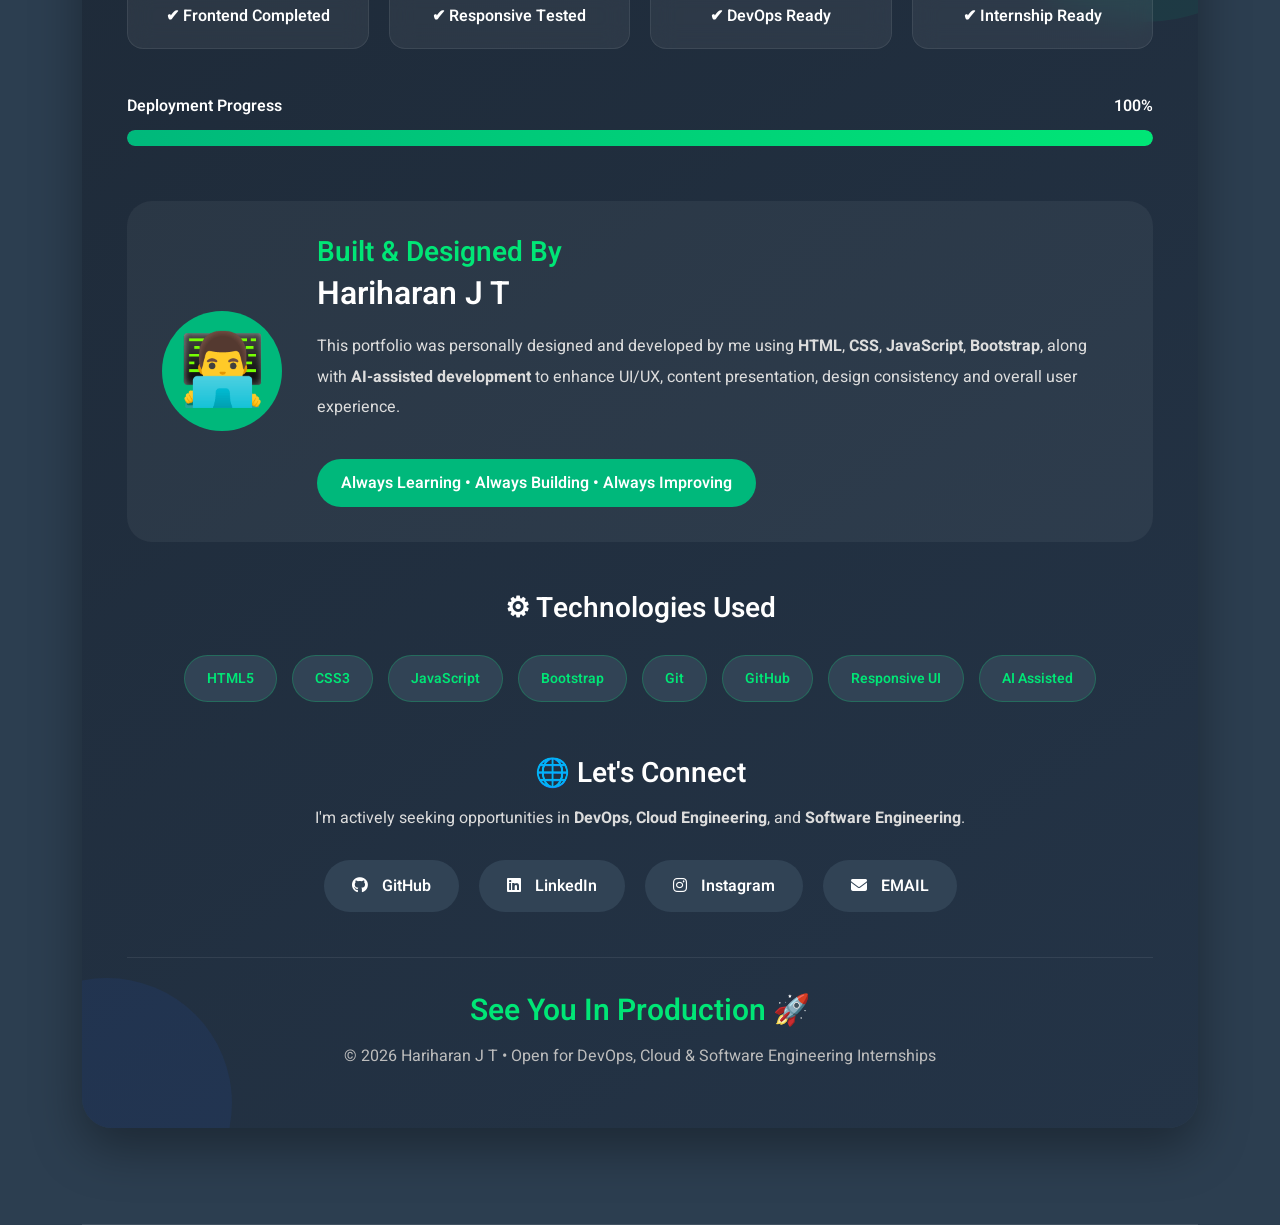
<file: index1.html>
<!DOCTYPE html>
<html lang="en">
    <head>
        <met#aeb3b8et="utf-8">
        <title>WELCOME TO MY PORTFOLIO</title>
        <meta content="width=device-width, initial-scale=1.0" name="viewport">
        <meta content="Free Website Template" name="keywords">
        <meta content="Free Website Template" name="description">

        <!-- Favicon -->
        <link href="img/favicon.ico" rel="icon">

        <!-- Google Web Fonts -->
        <link rel="preconnect" href="https://fonts.googleapis.com">
        <link rel="preconnect" href="https://fonts.gstatic.com" crossorigin>
        <link href="https://fonts.googleapis.com/css2?family=Heebo:wght@300;400;500;600;700&display=swap" rel="stylesheet">

        <!-- Icon Font Stylesheet -->
        <link href="https://cdnjs.cloudflare.com/ajax/libs/font-awesome/5.10.0/css/all.min.css" rel="stylesheet">
        <link href="https://cdn.jsdelivr.net/npm/bootstrap-icons@1.4.1/font/bootstrap-icons.css" rel="stylesheet">

        <!-- Libraries Stylesheet -->
        <link href="lib/owlcarousel/assets/owl.carousel.min.css" rel="stylesheet">
        <link href="lib/lightbox/css/lightbox.min.css" rel="stylesheet">
        <link href="lib/animate/animate.min.css" rel="stylesheet">

        <!-- Customized Bootstrap Stylesheet -->
        <link href="css/bootstrap.min.css" rel="stylesheet">

        <!-- Template Stylesheet -->
        <link href="css/style.css" rel="stylesheet">
        <link rel="stylesheet" href="https://cdnjs.cloudflare.com/ajax/libs/font-awesome/6.5.1/css/all.min.css">

        <!-- Google tag (gtag.js) -->
<script async src="https://www.googletagmanager.com/gtag/js?id=G-07Y8B9SP1Z"></script>
<script>
  window.dataLayer = window.dataLayer || [];
  function gtag(){dataLayer.push(arguments);}
  gtag('js', new Date());

  gtag('config', 'G-07Y8B9SP1Z');
</script>

<script type="text/javascript">
    (function(c,l,a,r,i,t,y){
        c[a]=c[a]||function(){(c[a].q=c[a].q||[]).push(arguments)};
        t=l.createElement(r);t.async=1;t.src="https://www.clarity.ms/tag/"+i;
        y=l.getElementsByTagName(r)[0];y.parentNode.insertBefore(t,y);
    })(window, document, "clarity", "script", "xpzh58rgjr");
</script>
    </head>

    <body>

        <nav class="glass-navbar">

    <!-- Scroll Progress -->
    <div class="scroll-progress">
        <div id="progress-bar"></div>
    </div>

    <div class="nav-wrapper">

        <!-- Logo -->
        <div class="nav-brand">

            <div class="brand-icon">
                <i class="fas fa-cloud"></i>
            </div>

            <div>

                <h3>Hariharan Portfolio</h3>

                <span>DevOps • Cloud • Software Engineering</span>

            </div>

        </div>

        <!-- Desktop Menu -->

        <ul class="nav-menu">

            <li><a href="#about"><i class="fas fa-user"></i> About</a></li>

            <li><a href="#skills"><i class="fas fa-code"></i> Skills</a></li>

            <li><a href="#projects"><i class="fas fa-diagram-project"></i> Projects</a></li>

            <li><a href="#education"><i class="fas fa-graduation-cap"></i> Education</a></li>

            <li><a href="#certifications"><i class="fas fa-award"></i> Certifications</a></li>

            <li><a href="#contact"><i class="fas fa-envelope"></i> Contact</a></li>

        </ul>

        <!-- Right Side -->

        <div class="nav-right">

            <div class="work-status">

                <span class="pulse"></span>

                Open To Work

            </div>

            <button class="menu-btn">

                <i class="fas fa-bars"></i>

            </button>

        </div>

    </div>

</nav>
        <!-- Spinner Start -->
        <div id="spinner" class="show bg-white position-fixed translate-middle w-100 vh-100 top-50 start-50 d-flex align-items-center justify-content-center">
            <div class="spinner-border text-primary" style="width: 3rem; height: 3rem;" role="status">
                <span class="sr-only">Loading...</span>
            </div>
        </div>
        <!-- Spinner End -->

        <div class="container">
            <div class="row g-5">
                <div class="col-lg-4 sticky-lg-top vh-100">
                    <div class="d-flex flex-column h-100 text-center overflow-auto shadow">
                        <img class="w-150 img-fluid mb-5" src="assets/hh1.png" alt="Image">
                        <h1 class="text-primary mt-2">HARIHARAN J T</h1>
                        <div class="mb-4" style="height: 20px;">
                            <h4 class="typed-text-output d-inline-block text-light"></h4>
                            <div class="typed-text d-none">DEVOPS ENGINEER INTERN , CLOUD ENGINEER INTERN , SOFTWARE IT INTERN</div>
                        </div>
                      
                        <div class="d-flex align-items-end justify-content-between border-center mt-auto p-4">
                           <a href="Hariharan J T Resume.pdf" download class="btn btn-primary"> <i class="fa-solid fa-download me-2"></i>Download Resume</a>
                            
                        </div>
                    </div>
                </div>

    
                <div class="col-lg-8">


        <section id="home" class="availability-banner">
    
    <div class="availability-content">
        
        <div class="availability-icon">
            🚀
        </div>

        <div>
            <h3>AVAILABLE FOR INTERNSHIPS</h3>
            <p>
                DEVOPS ENGINEER INTERN • CLOUD ENGINEER INTERN • SOFTWARE IT INTERN
            </p>
        </div>

        <div class="availability-status">
            Open To Work
        </div>

    </div>

    
<section class="py-5 border-bottom">

    <h1 class="title pb-3 mb-5">
        MY CURRENT GOAL
    </h1>

    <div class="goal-card">

        <div class="goal-icon">
            🎯
        </div>

        <div class="goal-content">

            <span class="goal-badge">
                CAREER OBJECTIVE
            </span>

            <h3>
                Building a Career in DevOps & Cloud Engineering
            </h3>

            <p>
                My immediate objective is to secure a DevOps, Cloud, or Software Engineering internship where I can apply my technical knowledge, strengthen my practical skills, and gain valuable real-world industry experience.
            </p>

            <p>
                My long-term vision is to become a DevOps Engineer specializing in cloud infrastructure, automation, CI/CD pipelines, containerization, and scalable deployment solutions while continuously learning modern technologies.
            </p>

            <div class="goal-tech">

                <span>DevOps</span>

                <span>AWS</span>

                <span>Docker</span>

                <span>Linux</span>

                <span>GitHub</span>

                <span>Python</span>

            </div>

        </div>

    </div>

</section>

</section><!-- About Start -->
<section id="about" class="py-5 border-bottom wow fadeInUp" data-wow-delay="0.1s">

    <h1 class="title pb-3 mb-5">ABOUT ME</h1>

    <div class="about-content">

        <p class="mb-4 text-justify" style="line-height:1.9;font-size:17px;text-align:justify;">

            I am a <strong>Bachelor of Engineering in Computer Science and Engineering</strong>
            student graduating in <strong>2027</strong>, with a strong passion for
            <strong>DevOps, Cloud Computing, Automation, and CI/CD</strong>.
            My goal is to build a successful career as a
            <strong>DevOps &amp; Cloud Engineer</strong> by continuously improving my
            practical skills, working on real-world projects, and learning modern
            technologies.

        </p>

        <p class="mb-4 text-justify" style="line-height:1.9;font-size:17px;text-align:justify;">

            I am currently strengthening my knowledge of
            <strong>AWS, Docker, Git, GitHub, Linux, and Python for automation & scripting</strong>,
            while expanding my expertise in
            <strong>GitHub Actions, Infrastructure as Code (IaC), containerization,
            cloud-native technologies, and modern DevOps practices.</strong>

        </p>

        <p class="mb-4 text-justify" style="line-height:1.9;font-size:17px;text-align:justify;">

            I currently serve as the
            <strong>Student Project Team Lead</strong> for an ongoing
            <strong>Smart College Management System</strong>.
            My responsibilities include designing and managing the overall project
            architecture, coordinating development activities, maintaining the
            GitHub repository and version control workflow, and ensuring smooth
            collaboration across the team.

            The project includes an
            <strong>AI-powered Handwriting Verification module</strong> as one of its
            integrated features. After completing the project, I plan to deploy it
            on the cloud by applying the AWS and DevOps practices that I am
            currently learning.

        </p>

        <p class="mb-4 text-justify" style="line-height:1.9;font-size:17px;text-align:justify;">

            I am actively seeking
            <strong>Internship, Associate, and Junior-level opportunities</strong>
            in <strong>DevOps Engineering, Cloud Engineering, and Software Engineering</strong>,
            where I can contribute to meaningful projects, learn from experienced
            professionals, and gain hands-on industry experience with modern
            development, automation, and cloud technologies.

        </p>

        <p class="mb-5 text-justify" style="line-height:1.9;font-size:17px;text-align:justify;">

            I believe in
            <strong>continuous learning, collaboration, and building reliable,
            scalable, and efficient solutions.</strong>
            I am always open to connecting with professionals, mentors,
            recruiters, and fellow engineers who share an interest in
            DevOps, Cloud Computing, and emerging technologies.

        </p>

    </div>

    <div class="row mb-4">
                          <div class="row profile-details g-3 mb-5">

    <div class="col-md-6">
        <div class="profile-card">
            <span class="profile-title">👤 Name</span>
            <p>Hariharan J T</p>
        </div>
    </div>

    <div class="col-md-6">
        <div class="profile-card">
            <span class="profile-title">🎓 Degree</span>
            <p>BE Computer Science & Engineering (Final Year)</p>
        </div>
    </div>

    <div class="col-md-6">
        <div class="profile-card">
            <span class="profile-title">🎂 Date of Birth</span>
            <p>05 November 2004</p>
        </div>
    </div>

    <div class="col-md-6">
        <div class="profile-card">
            <span class="profile-title">💼 Experience</span>
            <p>Fresher</p>
        </div>
    </div>

    <div class="col-md-6">
        <div class="profile-card">
            <span class="profile-title">📞 Phone</span>
            <p>+91 9342663020</p>
        </div>
    </div>

    <div class="col-md-6">
        <div class="profile-card">
            <span class="profile-title">📧 Email</span>
            <p>hariharancricket1817@gmail.com</p>
        </div>
    </div>

    <div class="col-12">
        <div class="profile-card">
            <span class="profile-title">📍 Address</span>
            <p>18 Priya School Road, Samundipuram, Tiruppur - 641603, Tamil Nadu, India</p>
        </div>
    </div>

</div>


        </div>

    </div>

</div><div class="row g-4 mt-2">

    <!-- Card 1 -->
    <div class="col-lg-3 col-md-6">
        <div class="profile-stat-card">

            <div class="stat-icon">
                <i class="fas fa-user-graduate"></i>
            </div>

            <div class="stat-number">
                Fresher
            </div>

            <h5>Career Status</h5>

            <p>
                Ready to learn, contribute and grow in a professional environment.
            </p>

        </div>
    </div>

    <!-- Card 2 -->
    <div class="col-lg-3 col-md-6">
        <div class="profile-stat-card">

            <div class="stat-icon">
                <i class="fas fa-laptop-code"></i>
            </div>

            <div class="stat-number">
                06+
            </div>

            <h5>Core Technologies</h5>

            <p>
                AWS • Docker • Git • Linux • Python • DevOps
            </p>

        </div>
    </div>

    <!-- Card 3 -->
    <div class="col-lg-3 col-md-6">
        <div class="profile-stat-card">

            <div class="stat-icon">
                <i class="fas fa-diagram-project"></i>
            </div>

            <div class="stat-number">
                01
            </div>

            <h5>Major Project</h5>

            <p>
                AI Powered Smart College Management System
            </p>

        </div>
    </div>

    <!-- Card 4 -->
    <div class="col-lg-3 col-md-6">
        <div class="profile-stat-card">

            <div class="stat-icon">
                <i class="fas fa-cloud"></i>
            </div>

            <div class="stat-number">
                2027
            </div>

            <h5>Career Goal</h5>

            <p>
                DevOps Engineer focused on Cloud, Automation & CI/CD
            </p>

        </div>
    </div>

</div>
                    <!-- About End -->
     <!-- ===========================
     QUICK FACTS
============================ -->

<section  class="py-5 border-bottom">

    <h1 class="title pb-3 mb-5">
        QUICK FACTS ABOUT ME
    </h1>

    <div class="facts-container">

        <!-- Card 1 -->

        <div class="fact-box">

            <div class="fact-icon">
                <i class="fas fa-user-graduate"></i>
            </div>

            <span class="fact-tag">
                EDUCATION
            </span>

            <h3>Final Year BE CSE</h3>

            <p>
                Computer Science & Engineering student graduating in 2027.
            </p>

        </div>

        <!-- Card 2 -->

        <div class="fact-box">

            <div class="fact-icon">
                <i class="fas fa-server"></i>
            </div>

            <span class="fact-tag">
                DEVOPS
            </span>

            <h3>DevOps Enthusiast</h3>

            <p>
                Passionate about automation, CI/CD and deployment workflows.
            </p>

        </div>

        <!-- Card 3 -->

        <div class="fact-box">

            <div class="fact-icon">
                <i class="fas fa-cloud"></i>
            </div>

            <span class="fact-tag">
                CLOUD
            </span>

            <h3>AWS Learner</h3>

            <p>
                Building cloud computing knowledge with modern AWS services.
            </p>

        </div>

        <!-- Card 4 -->

        <div class="fact-box">

            <div class="fact-icon">
                <i class="fab fa-docker"></i>
            </div>

            <span class="fact-tag">
                TOOLS
            </span>

            <h3>Docker & Linux</h3>

            <p>
                Hands-on learning with containers and Linux environments.
            </p>

        </div>

        <!-- Card 5 -->

        <div class="fact-box">

            <div class="fact-icon">
                <i class="fas fa-code"></i>
            </div>

            <span class="fact-tag">
                DEVELOPMENT
            </span>

            <h3>Software Development</h3>

            <p>
                Enjoy building practical software solutions and web applications.
            </p>

        </div>

        <!-- Card 6 -->

        <div class="fact-box">

            <div class="fact-icon">
                <i class="fas fa-project-diagram"></i>
            </div>

            <span class="fact-tag">
                PROJECT
            </span>

            <h3>Team Lead</h3>

            <p>
                Leading the Smart College Management System development.
            </p>

        </div>

        <!-- Card 7 -->

        <div class="fact-box">

            <div class="fact-icon">
                <i class="fas fa-map-marker-alt"></i>
            </div>

            <span class="fact-tag">
                LOCATION
            </span>

            <h3>Tiruppur, Tamil Nadu</h3>

            <p>
                Based in India and available for internship opportunities.
            </p>

        </div>

        <!-- Card 8 -->

        <div class="fact-box">

            <div class="fact-icon">
                <i class="fas fa-rocket"></i>
            </div>

            <span class="fact-tag">
                CAREER
            </span>

            <h3>Open To Work</h3>

            <p>
                Looking for DevOps, Cloud and Software Engineering internships.
            </p>

        </div>

    </div>

</section>

   <section id="hire" class="py-5 border-bottom">

<h1 class="title pb-3 mb-5">
WHY HIRE ME
</h1>

<div class="hire-grid">

    <div class="hire-card">
        <div class="hire-icon"><i class="fas fa-bolt"></i></div>
        <h4>Fast Learner</h4>
        <p>Quickly adapts to modern technologies, tools and development workflows.</p>
        <span>Learning Agility</span>
    </div>

    <div class="hire-card">
        <div class="hire-icon"><i class="fas fa-code"></i></div>
        <h4>Coding Foundation</h4>
        <p>Strong understanding of software development fundamentals and problem solving.</p>
        <span>Programming</span>
    </div>

    <div class="hire-card">
        <div class="hire-icon"><i class="fas fa-server"></i></div>
        <h4>DevOps Mindset</h4>
        <p>Focused on automation, CI/CD, cloud computing and infrastructure practices.</p>
        <span>Automation</span>
    </div>

    <div class="hire-card">
        <div class="hire-icon"><i class="fas fa-users"></i></div>
        <h4>Team Leadership</h4>
        <p>Leading the Smart College Management System with collaborative development.</p>
        <span>Leadership</span>
    </div>

    <div class="hire-card">
        <div class="hire-icon"><i class="fas fa-tools"></i></div>
        <h4>Project Driven</h4>
        <p>Enjoy building practical projects that strengthen technical expertise.</p>
        <span>Hands-on</span>
    </div>

    <div class="hire-card">
        <div class="hire-icon"><i class="fas fa-bullseye"></i></div>
        <h4>Career Focused</h4>
        <p>Actively seeking internship opportunities to contribute and grow.</p>
        <span>Career Ready</span>
    </div>

    <!-- New -->

    <div class="hire-card highlight">

        <div class="hire-icon">
            <i class="fas fa-handshake"></i>
        </div>

        <h4>Professional Attitude</h4>

        <p>
            Committed to continuous learning, ownership, collaboration and delivering quality work.
        </p>

        <span>Work Ethics</span>

    </div>

    <!-- New -->

    <div class="hire-card highlight">

        <div class="hire-icon">
            <i class="fas fa-rocket"></i>
        </div>

        <h4>Internship Ready</h4>

        <p>
            Ready to learn from experienced engineers and contribute to real-world DevOps projects.
        </p>

        <span>Available Now</span>

    </div>

</div>

</section>
<!--==========================
        SKILLS DASHBOARD
===========================-->

<section id="skills" class="py-5 border-bottom">

    <h1 class="title pb-3 mb-5">
        TECHNICAL SKILLS
    </h1>

    <div class="skills-dashboard">

        <!-- Programming -->

        <div class="skill-category">

            <div class="skill-header">
                <i class="fas fa-code"></i>
                <div>
                    <h3>Programming</h3>
                    <small>Languages & Scripting</small>
                </div>
            </div>

            <div class="skill-list">

                <div class="skill-item">
                    <span>Python</span>
                    <span class="level intermediate">Intermediate</span>
                </div>

                <div class="skill-item">
                    <span>Java</span>
                    <span class="level basic">Basic</span>
                </div>

                <div class="skill-item">
                    <span>C</span>
                    <span class="level basic">Basic</span>
                </div>

                <div class="skill-item">
                    <span>Shell Scripting</span>
                    <span class="level learning">Learning</span>
                </div>

            </div>

        </div>

        <!-- Web -->

        <div class="skill-category">

            <div class="skill-header">
                <i class="fas fa-laptop-code"></i>
                <div>
                    <h3>Web Development</h3>
                    <small>Frontend Fundamentals</small>
                </div>
            </div>

            <div class="skill-list">

                <div class="skill-item">
                    <span>HTML5</span>
                    <span class="level intermediate">Intermediate</span>
                </div>

                <div class="skill-item">
                    <span>CSS3</span>
                    <span class="level intermediate">Intermediate</span>
                </div>

                <div class="skill-item">
                    <span>JavaScript</span>
                    <span class="level basic">Basic</span>
                </div>

            </div>

        </div>

        <!-- DevOps -->

        <div class="skill-category featured">

            <div class="skill-header">
                <i class="fas fa-infinity"></i>
                <div>
                    <h3>DevOps</h3>
                    <small>Current Career Focus</small>
                </div>
            </div>

            <div class="skill-list">

                <div class="skill-item">
                    <span>Docker</span>
                    <span class="level intermediate">Intermediate</span>
                </div>

                <div class="skill-item">
                    <span>Git</span>
                    <span class="level advanced">Good</span>
                </div>

                <div class="skill-item">
                    <span>GitHub</span>
                    <span class="level advanced">Good</span>
                </div>

                <div class="skill-item">
                    <span>GitHub Actions</span>
                    <span class="level learning">Learning</span>
                </div>

            </div>

        </div>

        <!-- Cloud -->

        <div class="skill-category">

            <div class="skill-header">
                <i class="fas fa-cloud"></i>
                <div>
                    <h3>Cloud</h3>
                    <small>Cloud Technologies</small>
                </div>
            </div>

            <div class="skill-list">

                <div class="skill-item">
                    <span>AWS</span>
                    <span class="level learning">Learning</span>
                </div>

                <div class="skill-item">
                    <span>Microsoft Azure</span>
                    <span class="level basic">Basic</span>
                </div>

            </div>

        </div>

        <!-- Operating Systems -->

        <div class="skill-category">

            <div class="skill-header">
                <i class="fab fa-linux"></i>
                <div>
                    <h3>Operating Systems</h3>
                    <small>Development Environment</small>
                </div>
            </div>

            <div class="skill-list">

                <div class="skill-item">
                    <span>Linux (Ubuntu)</span>
                    <span class="level learning">Learning</span>
                </div>

                <div class="skill-item">
                    <span>Windows</span>
                    <span class="level advanced">Daily Use</span>
                </div>

            </div>

        </div>

        <!-- Future Learning -->

        <div class="skill-category roadmap">

            <div class="skill-header">
                <i class="fas fa-rocket"></i>
                <div>
                    <h3>Learning Roadmap</h3>
                    <small>Next Technologies</small>
                </div>
            </div>

            <div class="roadmap-tags">

                <span>Github Action</span>
                <span>Terraform</span>
                <span>Kubernetes</span>
                <span>Ansible</span>
                <span>Prometheus</span>
                <span>Grafana</span>

            </div>

        </div>

    </div>

</section>
<!-- =========================================
        MY LEARNING JOURNEY
========================================== -->

<section id="journey" class="py-5 border-bottom">

    <h1 class="title pb-3 mb-5">
        MY LEARNING JOURNEY
    </h1>

    <div class="journey-grid">

        <!-- CURRENT FOCUS -->

        <div class="journey-card current-card">

            <div class="journey-title">

                <div class="journey-icon current-icon">
                    <i class="fas fa-fire"></i>
                </div>

                <div>

                    <h3>Current Focus</h3>

                    <p>Technologies & activities I'm working on</p>

                </div>

            </div>

            <div class="journey-items">

                <div class="journey-item">
                    <span class="status done"></span>
                    <div>
                        <h5>Smart College Management System</h5>
                        <small>Leading architecture & project development</small>
                    </div>
                </div>

                <div class="journey-item">
                    <span class="status progress"></span>
                    <div>
                        <h5>Docker</h5>
                        <small>Containerization & Compose Practice</small>
                    </div>
                </div>

                <div class="journey-item">
                    <span class="status progress"></span>
                    <div>
                        <h5>Linux</h5>
                        <small>Daily command line practice</small>
                    </div>
                </div>

                <div class="journey-item">
                    <span class="status progress"></span>
                    <div>
                        <h5>AWS Cloud</h5>
                        <small>Hands-on cloud learning</small>
                    </div>
                </div>

                <div class="journey-item">
                    <span class="status done"></span>
                    <div>
                        <h5>Internship Preparation</h5>
                        <small>Resume • Portfolio • LinkedIn • Naukri</small>
                    </div>
                </div>

            </div>

        </div>

        <!-- ROADMAP -->

        <div class="journey-card roadmap-card">

            <div class="journey-title">

                <div class="journey-icon roadmap-icon">
                    <i class="fas fa-rocket"></i>
                </div>

                <div>

                    <h3>Learning Roadmap</h3>

                    <p>Next technologies on my DevOps journey</p>

                </div>

            </div>

            <div class="roadmap-list">

                <div class="roadmap-step">
                    <span>01</span>
                    GitHub Actions (CI/CD)
                </div>

                <div class="roadmap-step">
                    <span>02</span>
                    Advanced Linux
                </div>

                <div class="roadmap-step">
                    <span>03</span>
                    Kubernetes
                </div>

                <div class="roadmap-step">
                    <span>04</span>
                    Terraform
                </div>


                <div class="roadmap-step">
                    <span>06</span>
                    Monitoring (Prometheus & Grafana)
                </div>

            </div>

        </div>

    </div>

</section>
<!-- ========================================= -->
<!-- PROJECTS & TECHNICAL EXPERIENCE START -->
<!-- ========================================= -->

<section id="projects" class="py-5 border-bottom project-section">

    <h1 class="title pb-3 mb-5">
        PROJECTS & TECHNICAL EXPERIENCE
    </h1>

    <p class="project-section-subtitle">
        Practical projects, leadership experience and continuous learning
        towards becoming a DevOps & Cloud Engineer.
    </p>

    <div class="project-timeline">

        <!-- ====================================== -->
        <!-- PROJECT 1 -->
        <!-- ====================================== -->

        <div class="timeline-item">

            <div class="timeline-dot active"></div>

            <div class="timeline-card">

                <div class="project-top">

                    <div>

                        <h3>
                            Smart College Management System
                        </h3>

                        <span class="project-role">
                            Project Team Lead
                        </span>

                    </div>

                    <div class="status ongoing">
                        ● Ongoing
                    </div>

                </div>

                <p class="project-description">

                    Smart College Management System is an ongoing
                    team project designed to digitize and simplify
                    various academic processes.

                    As the Project Team Lead, I am responsible for
                    planning the project structure, coordinating the
                    development team, maintaining the GitHub repository,
                    managing version control, and contributing to both
                    frontend and backend development.

                    The project also includes an AI-powered handwriting
                    verification module, and after completion I plan
                    to deploy the application using AWS and modern
                    DevOps practices.

                </p>

                <div class="project-grid">

                    <div class="project-box">

                        <h5>
                            👨‍💻 My Responsibilities
                        </h5>

                        <ul>

                            <li>Overall Project Architecture</li>

                            <li>Team Coordination</li>

                            <li>GitHub Repository Management</li>

                            <li>Version Control</li>

                            <li>Frontend Development</li>

                            <li>Backend Development</li>

                            <li>Deployment Planning</li>

                        </ul>

                    </div>

                    <div class="project-box">

                        <h5>
                            🎯 Project Highlights
                        </h5>

                        <ul>

                            <li>Integrated AI Handwriting Module</li>

                            <li>Student & Staff Portal</li>

                            <li>Assignment Management</li>

                            <li>Role Based Authentication</li>

                            <li>Future AWS Deployment</li>

                            <li>DevOps Learning Integration</li>

                        </ul>

                    </div>

                </div>

                <div class="tech-stack">

                    <span>Python</span>

                    <span>Flask</span>

                    <span>MySQL</span>

                    <span>Git</span>

                    <span>GitHub</span>

                    <span>Docker</span>

                    <span>AWS (Learning)</span>

                </div>

            </div>

        </div>

        <!-- ====================================== -->
        <!-- PROJECT 2 -->
        <!-- ====================================== -->

        <div class="timeline-item">

            <div class="timeline-dot workshop"></div>

            <div class="timeline-card">

                <div class="project-top">

                    <div>

                        <h3>
                            Flutter Development Workshop
                        </h3>

                        <span class="project-role">
                            Workshop Experience
                        </span>

                    </div>

                    <div class="status workshop-status">

                        Workshop

                    </div>

                </div>

                <p class="project-description">

                    Participated in a one-week Flutter Development
                    Workshop to gain exposure to mobile application
                    development.

                    This workshop helped me understand Flutter basics,
                    UI design concepts and cross-platform development.

                    Although Flutter is not my primary career focus,
                    it strengthened my understanding of modern software
                    development practices.

                </p>

                <div class="tech-stack">

                    <span>Flutter</span>

                    <span>Dart</span>

                    <span>Mobile UI</span>

                </div>

            </div>

        </div>

        <!-- ====================================== -->
        <!-- PROJECT 3 -->
        <!-- ====================================== -->

        <div class="timeline-item">

            <div class="timeline-dot completed"></div>

            <div class="timeline-card">

                <div class="project-top">

                    <div>

                        <h3>

                            Deaf Audio Enhancer

                        </h3>

                        <span class="project-role">

                            Frontend Contributor

                        </span>

                    </div>

                    <div class="status completed-status">

                 Completed

                    </div>

                </div>

                <p class="project-description">

                    Supported an Electronics & Communication Engineering
                    project by designing a simple responsive presentation
                    website.

                    My contribution was limited to creating the project's
                    frontend interface for demonstration purposes.

                </p>

                <div class="tech-stack">

                    <span>HTML</span>

                    <span>CSS</span>

                    <span>JavaScript</span>

                </div>

            </div>

        </div>

    </div>

</section>

<!-- ========================================= -->
<!-- PROJECTS & TECHNICAL EXPERIENCE END -->
<!-- ========================================= -->
                    
<!-- ==========================
     EDUCATION JOURNEY
========================== -->

<section id="education" class="py-5 border-bottom">

    <h1 class="title pb-3 mb-5">
        EDUCATION JOURNEY
    </h1>

    <div class="metro-wrapper">

        <!-- Left Side Timeline -->
        <div class="metro-line">

            <!-- Station 1 -->
            <div class="metro-station station-right">

                <div class="station-dot completed"></div>

                <div class="station-card">

                    <span class="year">2020</span>

                    <h4>10th Grade</h4>

                    <h6>Billabong High International School</h6>

                    <p>
                        Completed Secondary Education while building
                        the foundation of analytical thinking and learning.
                    </p>

                    <span class="badge-metro">
                        59.40%
                    </span>

                </div>

            </div>

            <!-- Curve -->

            <div class="metro-curve curve-left"></div>

            <!-- Station 2 -->

            <div class="metro-station station-left">

                <div class="station-dot completed"></div>

                <div class="station-card">

                    <span class="year">2023</span>

                    <h4>12th Grade</h4>

                    <h6>Government Higher Secondary School</h6>

                    <p>
                        Developed a strong interest in technology,
                        programming and engineering.
                    </p>

                    <span class="badge-metro">
                        59.10%
                    </span>

                </div>

            </div>

            <!-- Curve -->

            <div class="metro-curve curve-right"></div>

            <!-- Station 3 -->

            <div class="metro-station station-right">

                <div class="station-dot active"></div>

                <div class="station-card">

                    <span class="year">
                        2023 - 2027
                    </span>

                    <h4>
                        BE Computer Science & Engineering
                    </h4>

                    <h6>
                        Surya Engineering College
                    </h6>

                    <p>

                        Final Year student currently learning
                        DevOps, Cloud Computing, Docker,
                        AWS, Git, Linux and Python while
                        leading the Smart College Management
                        System project.

                    </p>

                    <span class="badge-metro active-badge">

                        CURRENT STATION

                    </span>

                </div>

            </div>

            <!-- Curve -->

            <div class="metro-curve curve-left"></div>

            <!-- Destination -->

            <div class="metro-station station-left">

                <div class="station-dot future"></div>

                <div class="station-card future-card">

                    <span class="year">
                        Destination
                    </span>

                    <h4>

                        DevOps & Cloud Engineer

                    </h4>

                    <h6>

                        Career Goal

                    </h6>

                    <p>

                        Seeking Internship,
                        Associate and Junior level opportunities
                        to gain industry experience and
                        become a professional DevOps Engineer.

                    </p>

                </div>

            </div>

        </div>

    </div>

</section>
<!-- Career Vision Start -->

<section id="devops" class="py-5 border-bottom">

    <h1 class="title pb-3 mb-5">
        MY CAREER VISION
    </h1>

    <div class="vision-container">

        <!-- Left Card -->

        <div class="vision-card">

            <div class="vision-icon">
                <i class="fas fa-code"></i>
            </div>

            <h3>Where It Started</h3>

            <p>

                My journey began with software development and understanding how applications are designed and built. As I explored modern software engineering, I became increasingly interested in what happens after the code is written.

            </p>

        </div>

        <!-- Center -->

        <div class="vision-arrow">

            <i class="fas fa-arrow-right"></i>

        </div>

        <!-- Right Card -->

        <div class="vision-card active-vision">

            <div class="vision-icon">

                <i class="fas fa-cloud"></i>

            </div>

            <h3>Why DevOps & Cloud?</h3>

            <p>

                What motivates me most is transforming software into reliable, scalable, and production-ready systems. DevOps combines automation, collaboration, CI/CD, cloud platforms, and continuous improvement into a single engineering mindset. It perfectly aligns with the type of engineer I aspire to become.

            </p>

        </div>

    </div>

    <div class="vision-footer">

        <div class="vision-goal">

            <span>🎯</span>

            <div>

                <h4>Ultimate Goal</h4>

                <p>

                    Build secure, scalable cloud solutions while continuously learning modern DevOps technologies and contributing to high-impact engineering teams.

                </p>

            </div>

        </div>

    </div>

</section>

<!-- Career Vision End -->
                  <!-- ===========================
<!-- ===========================
     CERTIFICATIONS
=========================== -->

<section id="certifications" class="py-5 border-bottom wow fadeInUp" data-wow-delay="0.1s">

    <div class="section-header">

        <span class="section-badge">
            🏆 PROFESSIONAL ACHIEVEMENTS
        </span>

        <h1 class="title pb-3 mt-3">
            CERTIFICATION REGISTRY
        </h1>

        <p class="section-subtitle">
            A collection of certifications, workshops, and technical learning milestones
            that support my journey toward becoming a DevOps & Cloud Engineer.
        </p>

    </div>
 <!-- ===========================
        DOCKER CONTAINERS
===========================-->

<div class="certificate-grid">

    <!-- Certificate 1 -->

    <div class="certificate-container">

        <div class="container-header">

            <div class="container-icon">
                🐳
            </div>

            <div>

                <h3>oracle-cloud-cert</h3>

                <small>Container ID : #001</small>

            </div>

            <span class="status-tag">
                Running
            </span>

        </div>

        <img src="assets/WhatsApp Image 2026-05-26 at 12.56.05.jpeg"
             class="certificate-image">

        <div class="container-info">

            <p><strong>IMAGE</strong></p>

            <span>oracle/cloud-foundation</span>

            <p><strong>TYPE</strong></p>

            <span>Cloud Computing</span>

        </div>

        <a href="assets/WhatsApp Image 2026-05-26 at 12.56.05.jpeg"
           data-lightbox="registry"
           class="inspect-btn">

            docker inspect

        </a>

    </div>


    <!-- Certificate 2 -->

    <div class="certificate-container">

        <div class="container-header">

            <div class="container-icon">
                🐳
            </div>

            <div>

                <h3>fullstack-cert</h3>

                <small>Container ID : #002</small>

            </div>

            <span class="status-tag">
                Running
            </span>

        </div>

        <img src="assets/C1.jpeg"
             class="certificate-image">

        <div class="container-info">

            <p><strong>IMAGE</strong></p>

            <span>developer/fullstack</span>

            <p><strong>TYPE</strong></p>

            <span>Development</span>

        </div>

        <a href="assets/C1.jpeg"
           data-lightbox="registry"
           class="inspect-btn">

            docker inspect

        </a>

    </div>



    <!-- Certificate 3 -->

    <div class="certificate-container">

        <div class="container-header">

            <div class="container-icon">
                🐳
            </div>

            <div>

                <h3>springboot-cert</h3>

                <small>Container ID : #003</small>

            </div>

            <span class="status-tag">
                Running
            </span>

        </div>

        <img src="assets/C2.jpeg"
             class="certificate-image">

        <div class="container-info">

            <p><strong>IMAGE</strong></p>

            <span>springboot/backend</span>

            <p><strong>TYPE</strong></p>

            <span>Workshop</span>

        </div>

        <a href="assets/C2.jpeg"
           data-lightbox="registry"
           class="inspect-btn">

            docker inspect

        </a>

    </div>



    <!-- Certificate 4 -->

    <div class="certificate-container">

        <div class="container-header">

            <div class="container-icon">
                🐳
            </div>

            <div>

                <h3>flutter-cert</h3>

                <small>Container ID : #004</small>

            </div>

            <span class="status-tag">
                Running
            </span>

        </div>

        <img src="assets/C3.jpeg"
             class="certificate-image">

        <div class="container-info">

            <p><strong>IMAGE</strong></p>

            <span>flutter/mobile-ui</span>

            <p><strong>TYPE</strong></p>

            <span>Workshop</span>

        </div>

        <a href="assets/C3.jpeg"
           data-lightbox="registry"
           class="inspect-btn">

            docker inspect

        </a>

    </div>

</div>
<!-- ==========================================
            BEYOND SOFTWARE
===========================================-->

<section id="beyond" class="py-5 border-bottom">

    <div class="section-header">

        <span class="section-badge">
            🌍 LIFE OUTSIDE CODING
        </span>

        <h1 class="title pb-3 mt-3">
            BEYOND SOFTWARE
        </h1>

        <p class="section-subtitle">
            Building software is my passion, but continuous growth also comes
            from curiosity, discipline, teamwork, and exploring new experiences.
        </p>

    </div>

    <div class="beyond-grid">

        <div class="beyond-card">

            <div class="beyond-number">
                01
            </div>

            <div class="beyond-icon">
                🏏
            </div>

            <h3>Cricket</h3>

            <p>
                Cricket has taught me teamwork, leadership, consistency,
                and the importance of performing under pressure.
            </p>

        </div>

        <div class="beyond-card">

            <div class="beyond-number">
                02
            </div>

            <div class="beyond-icon">
                📚
            </div>

            <h3>Continuous Learning</h3>

            <p>
                I enjoy learning new technologies, experimenting with tools,
                and staying updated with modern industry trends.
            </p>

        </div>

        <div class="beyond-card">

            <div class="beyond-number">
                03
            </div>

            <div class="beyond-icon">
                🛠️
            </div>

            <h3>Building Projects</h3>

            <p>
                I prefer learning by building practical applications that solve
                real-world problems and improve my technical skills.
            </p>

        </div>

        <div class="beyond-card">

            <div class="beyond-number">
                04
            </div>

            <div class="beyond-icon">
                🌿
            </div>

            <h3>Nature Explorer</h3>

            <p>
                Travelling and exploring nature helps me stay creative,
                refreshed, and motivated while maintaining a healthy balance.
            </p>

        </div>

    </div>

</section>
                  
<!-- ==========================================
        FINAL FOOTER / DEPLOYMENT SECTION
========================================== -->

<section id="contact" class="py-5">

    <div class="deployment-wrapper">

        <!-- Header -->
        <div class="deployment-header">

            <h2>
                🚀 Portfolio Deployment Completed
            </h2>

            <p>
                Thank you for visiting my portfolio. Here's the final deployment summary.
            </p>

        </div>


        <!-- Status Cards -->

        <div class="deployment-status">

            <div class="status-card success">
                ✔ Frontend Completed
            </div>

            <div class="status-card success">
                ✔ Responsive Tested
            </div>

            <div class="status-card success">
                ✔ DevOps Ready
            </div>

            <div class="status-card success">
                ✔ Internship Ready
            </div>

        </div>


        <!-- Progress -->

        <div class="deploy-progress">

            <div class="deploy-title">

                <span>Deployment Progress</span>

                <span>100%</span>

            </div>

            <div class="deploy-bar">

                <div class="deploy-fill"></div>

            </div>

        </div>


        <!-- Build Information -->

        <div class="build-card">

            <div class="build-icon">
                👨‍💻
            </div>

            <div class="build-content">

                <h3>
                    Built & Designed By
                </h3>

                <h2>
                    Hariharan J T
                </h2>

                <p>

                    This portfolio was personally designed and developed by me
                    using <strong>HTML</strong>,
                    <strong>CSS</strong>,
                    <strong>JavaScript</strong>,
                    <strong>Bootstrap</strong>,
                    along with
                    <strong>AI-assisted development</strong>
                    to enhance UI/UX, content presentation,
                    design consistency and overall user experience.

                </p>

                <div class="developer-motto">

                    Always Learning • Always Building • Always Improving

                </div>

            </div>

        </div>


        <!-- Technologies -->

        <div class="technology-section">

            <h3>

                ⚙ Technologies Used

            </h3>

            <div class="tech-stack">

                <span>HTML5</span>

                <span>CSS3</span>

                <span>JavaScript</span>

                <span>Bootstrap</span>

                <span>Git</span>

                <span>GitHub</span>

                <span>Responsive UI</span>

                <span>AI Assisted</span>

            </div>

        </div>


        <!-- Connect -->

        <div class="connect-section">

            <h3>

                🌐 Let's Connect

            </h3>

            <p>

                I'm actively seeking opportunities in
                <strong>DevOps</strong>,
                <strong>Cloud Engineering</strong>,
                and
                <strong>Software Engineering</strong>.

            </p>

            <div class="footer-social">

                <a href="https://github.com/hariharancricket1817-spec" target="_blank">

                    <i class="fab fa-github"></i>

                    GitHub

                </a>

                <a href="https://www.linkedin.com/in/hariharan-j-t-464818225/" target="_blank">

                    <i class="fab fa-linkedin"></i>

                    LinkedIn

                </a>

                <a href="https://www.instagram.com/nature_explorer_1817" target="_blank">

                    <i class="fab fa-instagram"></i>

                    Instagram

                </a>

                <a href="mailto:hariharancricket1817@gmail.com?subject=Portfolio%20Inquiry&body=Hello%20Hariharan,%0A%0AI%20visited%20your%20portfolio..."
   class="social-icon">

    <i class="fas fa-envelope"></i>

    EMAIL

</a>

            </div>

        </div>


        <!-- Bottom -->

        <div class="footer-end">

            <h4>

                See You In Production 🚀

            </h4>

            <p>

                © 2026 Hariharan J T • Open for DevOps, Cloud & Software Engineering Internships

            </p>

        </div>

    </div>

</section>
        
        <!-- Back to Top -->
        <a href="#" class="back-to-top"><i class="fa fa-angle-double-up"></i></a>
        
        <!-- JavaScript Libraries -->
        <script src="https://code.jquery.com/jquery-3.4.1.min.js"></script>
        <script src="https://stackpath.bootstrapcdn.com/bootstrap/4.4.1/js/bootstrap.bundle.min.js"></script>
        <script src="lib/wow/wow.min.js"></script>
        <script src="lib/typed/typed.min.js"></script>
        <script src="lib/easing/easing.min.js"></script>
        <script src="lib/waypoints/waypoints.min.js"></script>
        <script src="lib/counterup/counterup.min.js"></script>
        <script src="lib/owlcarousel/owl.carousel.min.js"></script>
        <script src="lib/isotope/isotope.pkgd.min.js"></script>
        <script src="lib/lightbox/js/lightbox.min.js"></script>

        <!-- Contact Javascript File -->
       
        <!-- Template Javascript -->
        <script src="js/main.js"></script>
        <script src="js/script.js"></script>
    </body>
</html>
</file>
<file: css/style.css>
/********** Template CSS **********/
:root {
  --primary: #00B87B;
  --secondary: #314355;
  --light: #F2F2F2;
  --dark: #2C3E50;
}

#spinner {
  opacity: 0;
  visibility: hidden;
  transition: opacity .5s ease-out, visibility 0s linear .5s;
  z-index: 99999;
}

#spinner.show {
  transition: opacity .5s ease-out, visibility 0s linear 0s;
  visibility: visible;
  opacity: 1;
}

@media (max-width: 991.98px) {
  .sticky-lg-top.vh-100 {
    height: 100% !important;
  }
}

.fw-semi-bold {
  font-weight: 600;
}

.fw-medium {
  font-weight: 500;
}

.btn-square {
  width: 40px;
  height: 40px;
}

.btn-sm-square {
  width: 30px;
  height: 30px;
}

.btn-lg-square {
  width: 50px;
  height: 50px;
}

.btn-square,
.btn-sm-square,
.btn-lg-square {
  padding: 0;
  display: flex;
  align-items: center;
  justify-content: center;
}

.btn.btn-primary {
  color: #FFFFFF;
}

.typed-cursor {
  font-size: 25px;
  color: var(--light);
}

.back-to-top {
  position: fixed;
  display: none;
  width: 30px;
  height: 30px;
  text-align: center;
  line-height: 1;
  font-size: 30px;
  right: 30px;
  bottom: 30px;
  transition: background 0.5s;
  z-index: 11;
}

.back-to-top i {
  color: var(--primary);
}

.back-to-top i:hover {
  color: var(--dark);
}

.back-to-top {
  -webkit-animation: action 1s infinite alternate;
  animation: action 1s infinite alternate;
}



@-webkit-keyframes action {
  0% {
    transform: translateY(0);
  }

  100% {
    transform: translateY(-15px);
  }
}

@keyframes action {
  0% {
    transform: translateY(0);
  }

  100% {
    transform: translateY(-15px);
  }
}

.title {
  position: relative;
}

.title::before {
  position: absolute;
  content: "";
  width: 10px;
  height: 10px;
  bottom: -4px;
  left: 0;
  border: 2px solid var(--light);
  border-radius: 10px;
}

.title::after {
  position: absolute;
  content: "";
  width: 50px;
  height: 2px;
  bottom: 0;
  left: 15px;
  border-radius: 2px;
  background: var(--light);
}

.progress {
  height: 5px;
}

.progress .progress-bar {
  width: 0px;
  transition: 2s;
}

.service-item {
  padding: 30px;
  text-align: center;
  background: var(--secondary);
}

.service-item i {
  width: 75px;
  height: 75px;
  display: flex;
  align-items: center;
  justify-content: center;
  background: var(--light);
  color: var(--primary);
  transition: .5s;
}

.service-item:hover i {
  background: var(--primary);
  color: var(--light);
}

.portfolio-item .portfolio-btn {
  position: absolute;
  width: 0;
  height: 0;
  top: 50%;
  left: 50%;
  font-size: 90px;
  background: rgba(44, 62, 80, .9);
  opacity: 0;
  transition: .5s;
}

.portfolio-item:hover .portfolio-btn {
  opacity: 1;
  width: calc(100% - 60px);
  height: calc(100% - 60px);
  top: 30px;
  left: 30px;
}

.portfolio-item i {
  opacity: 0;
  transition: .3s;
  transition-delay: .3s;
}

.portfolio-item:hover i {
  opacity: 1;
}

.testimonial-carousel .owl-dots {
  margin-top: 25px;
  text-align: center;
}

.testimonial-carousel .owl-dot {
  display: inline-block;
  margin: 0 5px;
  width: 15px;
  height: 15px;
  background: var(--light);
}

.testimonial-carousel .owl-dot.active {
  background: var(--primary);
}

/* Main Layout */
.roadmap-wrapper{
    display:grid;
    grid-template-columns:1fr 1fr;
    gap:30px;
}

/* Card */
.roadmap-box{
    border-radius:24px;
    padding:35px;
    position:relative;
    overflow:hidden;
    min-height:320px;
}

/* Left Side */
.current{
    background:linear-gradient(
        135deg,
        #00c853,
        #00e676
    );
    color:white;
}

/* Right Side */
.future{
    background:linear-gradient(
        135deg,
        #2962ff,
        #00b0ff
    );
    color:white;
}

/* Header */
.roadmap-header{
    margin-bottom:30px;
}

.roadmap-header h3{
    font-size:28px;
    font-weight:700;
    margin-bottom:5px;
}

.roadmap-header span{
    opacity:.85;
}

/* Tags */
.skill-tags{
    display:flex;
    flex-wrap:wrap;
    gap:12px;
}

.skill-tags span{
    padding:12px 18px;
    border-radius:50px;
    background:rgba(255,255,255,.18);
    backdrop-filter:blur(10px);
    font-weight:600;
}

/* Future Items */
.future-list{
    display:flex;
    flex-direction:column;
    gap:18px;
}

.future-item{
    display:flex;
    align-items:center;
    gap:15px;
    background:rgba(255,255,255,.12);
    padding:16px;
    border-radius:14px;
}

.future-item .icon{
    font-size:28px;
}

.future-item h5{
    margin:0;
    font-size:18px;
}

.future-item small{
    opacity:.9;
}

/* Hover */
.roadmap-box{
    transition:.4s;
}

.roadmap-box:hover{
    transform:translateY(-8px);
}

/* Mobile */
@media(max-width:768px){

    .roadmap-wrapper{
        grid-template-columns:1fr;
        gap:20px;
    }

    .roadmap-box{
        padding:25px;
        min-height:auto;
    }

    .roadmap-header h3{
        font-size:24px;
    }

    .skill-tags span{
        width:100%;
        text-align:center;
    }
}

.availability-banner{
    margin:40px 0;
}

.availability-content{
    display:flex;
    align-items:center;
    justify-content:space-between;
    gap:20px;

    padding:25px 30px;

    border-radius:20px;

    background:linear-gradient(
        135deg,
        #00c853,
        #00e676
    );

    color:white;

    box-shadow:
    0 15px 40px rgba(0,200,83,.25);
}

.availability-icon{
    font-size:40px;
}

.availability-content h3{
    margin:0;
    font-size:24px;
    font-weight:700;
}

.availability-content p{
    margin:5px 0 0;
}

.availability-status{
    background:white;
    color:#00c853;
    padding:10px 18px;
    border-radius:50px;
    font-weight:700;
}

@media(max-width:768px){

    .availability-content{
        flex-direction:column;
        text-align:center;
    }

}

.hire-grid{
    display:grid;
    grid-template-columns:repeat(auto-fit,minmax(250px,1fr));
    gap:25px;
}

.hire-card{
    background:#314355;
    padding:30px;
    border-radius:20px;
    text-align:center;
    transition:.3s;
}

.hire-card:hover{
    transform:translateY(-10px);
}

.hire-card span{
    font-size:40px;
    display:block;
    margin-bottom:15px;
}

.hire-card h4{
    margin-bottom:10px;
}

.focus-container{
    display:grid;
    grid-template-columns:repeat(auto-fit,minmax(250px,1fr));
    gap:20px;
}

.focus-item{
    padding:20px;
    background:#314355;
    border-left:5px solid var(--primary);
    border-radius:10px;
    font-weight:600;
}

.focus-wrapper{
    display:grid;
    grid-template-columns:1fr 1fr;
    gap:30px;
}

.focus-card{
    padding:30px;
    border-radius:24px;
    position:relative;
    overflow:hidden;
}

.current-focus{
    background:linear-gradient(
        135deg,
        #00c853,
        #00e676
    );

    color:white;
}

.learning-focus{
    background:linear-gradient(
        135deg,
        #2962ff,
        #00b0ff
    );

    color:white;
}

.focus-header{
    display:flex;
    align-items:center;
    gap:12px;
    margin-bottom:25px;
}

.focus-header span{
    font-size:32px;
}

.focus-header h3{
    margin:0;
    font-size:24px;
}

.focus-tags{
    display:flex;
    flex-wrap:wrap;
    gap:12px;
}

.focus-tag{
    padding:12px 18px;
    border-radius:50px;

    background:rgba(255,255,255,.18);

    backdrop-filter:blur(10px);

    font-weight:600;
}

.learning-list{
    display:flex;
    flex-direction:column;
    gap:15px;
}

.learning-item{
    background:rgba(255,255,255,.18);

    padding:15px 20px;

    border-radius:12px;

    font-weight:600;

    transition:.3s;
}

.learning-item:hover{
    transform:translateX(8px);
}

.focus-card:hover{
    transform:translateY(-8px);
    transition:.4s;
}

@media(max-width:768px){

    .focus-wrapper{
        grid-template-columns:1fr;
    }

    .focus-card{
        padding:25px;
    }

}

.goal-card{
    display:flex;
    gap:25px;
    align-items:center;

    background:linear-gradient(
        135deg,
        #7b2ff7,
        #f107a3
    );

    color:white;

    padding:35px;
    border-radius:24px;

    box-shadow:0 15px 40px rgba(123,47,247,.25);
}

.goal-icon{
    font-size:60px;
}

@media(max-width:768px){

    .goal-card{
        flex-direction:column;
        text-align:center;
    }

}

.facts-grid{
    display:grid;
    grid-template-columns:repeat(auto-fit,minmax(220px,1fr));
    gap:20px;
}

.fact-card{
    background:#314355;
    padding:30px;
    border-radius:18px;

    text-align:center;

    font-size:32px;

    transition:.3s;
}

.fact-card h4{
    margin-top:15px;
    font-size:18px;
}

.fact-card:hover{
    transform:translateY(-8px);
}

.devops-card{
    display:flex;
    gap:30px;

    background:linear-gradient(
        135deg,
        #00c853,
        #00e676
    );

    color:white;

    padding:40px;

    border-radius:24px;
}

.devops-symbol{
    font-size:70px;
}

@media(max-width:768px){

    .devops-card{
        flex-direction:column;
        text-align:center;
    }

}

.fun-grid{
    display:grid;
    grid-template-columns:repeat(auto-fit,minmax(220px,1fr));
    gap:20px;
}

.fun-card{
    text-align:center;

    padding:30px;

    border-radius:20px;

    background:linear-gradient(
        135deg,
        #2962ff,
        #00b0ff
    );

    color:white;

    font-size:35px;

    transition:.3s;
}

.fun-card h4{
    margin-top:15px;
    font-size:18px;
}

.fun-card:hover{
    transform:translateY(-8px);
}


/*==============================
PROFILE INFORMATION
==============================*/

.profile-card{

    background:#314355;

    border-left:4px solid var(--primary);

    border-radius:15px;

    padding:18px 22px;

    transition:.35s;

    height: 120px;
}

.profile-card:hover{

    transform:translateY(-5px);

    box-shadow:0 15px 30px rgba(0,0,0,.18);

}

.profile-title{

    display:block;

    font-size:13px;

    text-transform:uppercase;

    letter-spacing:1px;

    color:var(--primary);

    font-weight:700;

    margin-bottom:8px;

}

.profile-card p{

    margin:0;

    color:#fff;

    font-size:16px;

    line-height:1.7;

    word-break:break-word;

}

/*==============================
STATISTICS
==============================*/

.stat-card{

    display:flex;

    align-items:center;

    gap:18px;

    background:#314355;

    border-radius:18px;

    padding:28px;

    transition:.35s;

    height:100%;

}

.stat-card:hover{

    transform:translateY(-8px);

    box-shadow:0 20px 35px rgba(0,0,0,.18);

}

.stat-number{

    min-width:90px;

    font-size:34px;

    font-weight:800;

    color:var(--primary);

    text-align:center;

}

.stat-text h5{

    color:#fff;

    margin-bottom:6px;

    font-weight:700;

}

.stat-text small{

    color:#cfd8dc;

    font-size:14px;

}

/*==============================
    PREMIUM PROFILE STATS
===============================*/

.profile-stat-card{

    background:#334155;

    border-radius:22px;

    padding:35px 25px;

    text-align:center;

    height:100%;

    transition:.45s;

    position:relative;

    overflow:hidden;

    box-shadow:0 12px 35px rgba(0,0,0,.18);

    border:1px solid rgba(255,255,255,.05);

}

.profile-stat-card::before{

    content:"";

    position:absolute;

    left:0;

    top:0;

    width:100%;

    height:4px;

    background:linear-gradient(90deg,#00d084,#00f2fe);

}

.profile-stat-card:hover{

    transform:translateY(-10px);

    box-shadow:0 18px 45px rgba(0,0,0,.35);

}

.stat-icon{

    width:75px;

    height:75px;

    margin:auto;

    border-radius:50%;

    display:flex;

    justify-content:center;

    align-items:center;

    font-size:30px;

    color:#00d084;

    background:rgba(0,208,132,.12);

    margin-bottom:20px;

}

.stat-number{

    font-size:42px;

    font-weight:800;

    color:#00d084;

    margin-bottom:10px;

    letter-spacing:1px;

}

.profile-stat-card h5{

    color:#ffffff;

    font-weight:700;

    margin-bottom:12px;

}

.profile-stat-card p{

    color:#d8dee9;

    font-size:15px;

    line-height:1.7;

    margin:0;

}

@media(max-width:991px){

.profile-stat-card{

margin-bottom:15px;

}

.stat-number{

font-size:34px;

}

}
/* Card Background */
.fact-box{
    background:linear-gradient(145deg,#2d3d54,#243446);
}

/* Top Gradient Line */
.fact-box::before{
    background:linear-gradient(90deg,#4f7cff,#8b5cf6);
}

/* Hover */
.fact-box:hover{
    box-shadow:0 18px 40px rgba(79,124,255,.28);
}

/* Icon */
.fact-icon{
    background:rgba(79,124,255,.15);
    color:#73a5ff;
}

/* Hover Icon */
.fact-box:hover .fact-icon{
    background:linear-gradient(135deg,#4f7cff,#8b5cf6);
    color:#fff;
}

/* Tag */
.fact-tag{
    background:rgba(139,92,246,.15);
    color:#c4b5fd;
}

/* Heading */
.fact-box h3{
    color:#ffffff;
}

/* Paragraph */
.fact-box p{
    color:#cfd8e6;
}
/*======================================================
            WHY HIRE ME - RESPONSIVE PREMIUM
======================================================*/

.hire-grid{

    display:grid;
    grid-template-columns:repeat(4,1fr);
    gap:25px;
    align-items:stretch;

}

.hire-card{

    background:linear-gradient(145deg,#304257,#26384b);

    border-radius:22px;

    padding:30px;

    position:relative;

    overflow:hidden;

    border:1px solid rgba(255,255,255,.08);

    transition:.35s;

    display:flex;

    flex-direction:column;

    justify-content:flex-start;

    height:100%;

    min-height:340px;

    box-shadow:
    0 15px 35px rgba(0,0,0,.18);

}

.hire-card::before{

    content:"";

    position:absolute;

    left:0;

    top:0;

    width:100%;

    height:5px;

    background:linear-gradient(90deg,#ff9800,#ffc107);

}

.hire-card:hover{

    transform:translateY(-12px);

    box-shadow:
    0 25px 45px rgba(0,0,0,.25);

}

.hire-icon{

    width:72px;

    height:72px;

    border-radius:18px;

    display:flex;

    justify-content:center;

    align-items:center;

    font-size:30px;

    background:rgba(255,193,7,.15);

    color:#ffc107;

    margin-bottom:22px;

    transition:.4s;

}

.hire-card:hover .hire-icon{

    transform:rotate(-10deg) scale(1.08);

    background:#ffc107;

    color:#233142;

}

.hire-card h4{

    color:#fff;

    font-size:22px;

    font-weight:700;

    margin-bottom:15px;

}

.hire-card p{

    color:#d6dde7;

    line-height:1.8;

    font-size:15px;

    flex:1;

}

.hire-card span{

    display:inline-block;

    margin-top:22px;

    padding:8px 18px;

    border-radius:30px;

    background:rgba(255,193,7,.15);

    color:#ffd54f;

    font-size:12px;

    font-weight:700;

    letter-spacing:1px;

}

/* Premium Green Cards */

.highlight{

    background:linear-gradient(145deg,#24384a,#203245);

}

.highlight::before{

    background:linear-gradient(90deg,#00d084,#00bfff);

}

.highlight .hire-icon{

    background:rgba(0,208,132,.15);

    color:#00d084;

}

.highlight:hover .hire-icon{

    background:#00d084;

    color:#fff;

}

.highlight span{

    background:rgba(0,208,132,.15);

    color:#00d084;

}

/*=========================
Large Laptop
=========================*/

@media(max-width:1400px){

.hire-grid{

grid-template-columns:repeat(3,1fr);

}

}

/*=========================
Laptop
=========================*/

@media(max-width:1100px){

.hire-grid{

grid-template-columns:repeat(2,1fr);

}

}

/*=========================
Tablet
=========================*/

@media(max-width:768px){

.hire-grid{

grid-template-columns:1fr;

gap:20px;

}

.hire-card{

min-height:auto;

padding:28px;

}

.hire-icon{

width:65px;

height:65px;

font-size:26px;

}

.hire-card h4{

font-size:20px;

}

}

/*=========================
Small Mobile
=========================*/

@media(max-width:480px){

.hire-card{

padding:22px;

border-radius:18px;

}

.hire-card h4{

font-size:19px;

}

.hire-card p{

font-size:14px;

}

.hire-icon{

width:58px;

height:58px;

font-size:22px;

}

.hire-card span{

font-size:11px;

padding:7px 14px;

}

}

/*=========================================
        SKILLS DASHBOARD
=========================================*/

.skills-dashboard{

display:grid;
grid-template-columns:repeat(auto-fit,minmax(330px,1fr));
gap:28px;

}

.skill-category{

background:#314355;
border-radius:22px;
padding:30px;
transition:.4s;
border:1px solid rgba(255,255,255,.08);
box-shadow:0 10px 30px rgba(0,0,0,.15);

}

.skill-category:hover{

transform:translateY(-8px);

}

.featured{

border-top:4px solid #00B87B;

}

.skill-header{

display:flex;
align-items:center;
gap:18px;
margin-bottom:25px;

}

.skill-header i{

width:60px;
height:60px;
display:flex;
justify-content:center;
align-items:center;
border-radius:50%;
background:rgba(0,184,123,.15);
color:#00B87B;
font-size:24px;

}

.skill-header h3{

margin:0;
font-size:22px;
color:white;

}

.skill-header small{

color:#cfd8dc;

}

.skill-list{

display:flex;
flex-direction:column;
gap:14px;

}

.skill-item{

display:flex;
justify-content:space-between;
align-items:center;
padding:14px 18px;
border-radius:12px;
background:rgba(255,255,255,.05);
transition:.3s;

}

.skill-item:hover{

background:rgba(255,255,255,.10);

}

.skill-item span:first-child{

color:white;
font-weight:600;

}

.level{

padding:6px 14px;
border-radius:20px;
font-size:12px;
font-weight:700;

}

.advanced{

background:#00B87B;
color:white;

}

.intermediate{

background:#0d6efd;
color:white;

}

.learning{

background:#ffc107;
color:#222;

}

.basic{

background:#6c757d;
color:white;

}

.roadmap-tags{

display:flex;
flex-wrap:wrap;
gap:12px;

}

.roadmap-tags span{

padding:10px 18px;
border-radius:30px;
background:rgba(0,184,123,.12);
color:#00B87B;
font-weight:600;
transition:.3s;

}

.roadmap-tags span:hover{

background:#00B87B;
color:white;

}

@media(max-width:768px){

.skills-dashboard{

grid-template-columns:1fr;

}

}
/*=========================================
        LEARNING JOURNEY PREMIUM V2
=========================================*/

.journey-grid{

display:grid;
grid-template-columns:repeat(auto-fit,minmax(340px,1fr));
gap:30px;
align-items:stretch;

}

/*========================
CARD
========================*/

.journey-card{

position:relative;

overflow:hidden;

padding:35px;

border-radius:24px;

border:1px solid rgba(255,255,255,.08);

transition:.35s;

height:100%;

backdrop-filter:blur(12px);

-webkit-backdrop-filter:blur(12px);

box-shadow:
0 15px 40px rgba(0,0,0,.25);

}

/* Left Card */

.current-card{

background:
linear-gradient(145deg,#1f3833,#243f39);

}

/* Right Card */

.roadmap-card{

background:
linear-gradient(145deg,#233654,#1f2d46);

}

/* Accent */

.current-card::before{

content:"";

position:absolute;

left:0;

top:0;

width:100%;

height:5px;

background:linear-gradient(90deg,#00d084,#29ffbf);

}

.roadmap-card::before{

content:"";

position:absolute;

left:0;

top:0;

width:100%;

height:5px;

background:linear-gradient(90deg,#4b7dff,#00d4ff);

}

/* Glow */

.journey-card::after{

content:"";

position:absolute;

width:220px;

height:220px;

right:-80px;

bottom:-80px;

border-radius:50%;

background:rgba(255,255,255,.04);

pointer-events:none;

}

/* Hover */

.journey-card:hover{

transform:translateY(-10px);

box-shadow:
0 25px 55px rgba(0,0,0,.35);

}

/*========================
TITLE
========================*/

.journey-title{

display:flex;

align-items:center;

gap:18px;

margin-bottom:30px;

}

.journey-icon{

width:70px;

height:70px;

display:flex;

justify-content:center;

align-items:center;

font-size:30px;

border-radius:18px;

color:white;

flex-shrink:0;

transition:.35s;

}

.current-icon{

background:
linear-gradient(135deg,#00d084,#24ffb5);

box-shadow:
0 0 25px rgba(0,208,132,.35);

}

.roadmap-icon{

background:
linear-gradient(135deg,#4b7dff,#00d4ff);

box-shadow:
0 0 25px rgba(0,170,255,.35);

}

.journey-card:hover .journey-icon{

transform:rotate(-8deg) scale(1.08);

}

.journey-title h3{

margin:0;

font-size:25px;

font-weight:700;

color:#fff;

}

.journey-title p{

margin-top:5px;

font-size:14px;

color:#b8c5d1;

}

/*========================
CURRENT JOURNEY
========================*/

.journey-items{

display:flex;

flex-direction:column;

gap:18px;

}

.journey-item{

display:flex;

gap:18px;

align-items:flex-start;

padding:18px;

border-radius:16px;

background:rgba(255,255,255,.05);

transition:.35s;

}

.journey-item:hover{

background:rgba(255,255,255,.10);

transform:translateX(8px);

}

.status{

width:15px;

height:15px;

border-radius:50%;

margin-top:7px;

flex-shrink:0;

}

.done{

background:#00ff9d;

box-shadow:

0 0 10px #00ff9d,

0 0 25px rgba(0,255,157,.5);

}

.progress{

background:#ffbf00;

box-shadow:

0 0 10px #ffbf00,

0 0 25px rgba(255,191,0,.5);

}

.journey-item h5{

margin:0 0 6px;

font-size:18px;

font-weight:600;

color:white;

}

.journey-item small{

display:block;

font-size:14px;

line-height:1.7;

color:#d4dde7;

}

/*========================
ROADMAP
========================*/

.roadmap-list{

display:flex;

flex-direction:column;

gap:16px;

}

.roadmap-step{

display:flex;

align-items:center;

gap:18px;

padding:18px;

border-radius:16px;

background:

linear-gradient(90deg,

rgba(255,255,255,.05),

rgba(255,255,255,.02));

border-left:4px solid #4b7dff;

transition:.35s;

color:white;

}

.roadmap-step:hover{

background:

linear-gradient(90deg,

rgba(75,125,255,.20),

rgba(255,255,255,.04));

border-left-color:#00d4ff;

transform:translateX(8px);

}

.roadmap-step span{

width:42px;

height:42px;

display:flex;

justify-content:center;

align-items:center;

border-radius:50%;

background:

linear-gradient(135deg,#4b7dff,#00d4ff);

font-weight:700;

font-size:15px;

box-shadow:

0 0 18px rgba(0,170,255,.35);

flex-shrink:0;

}

/*========================
RESPONSIVE
========================*/

@media(max-width:992px){

.journey-grid{

grid-template-columns:1fr;

}

}

@media(max-width:768px){

.journey-card{

padding:24px;

border-radius:18px;

}

.journey-title{

gap:15px;

margin-bottom:22px;

}

.journey-icon{

width:58px;

height:58px;

font-size:24px;

border-radius:15px;

}

.journey-title h3{

font-size:21px;

}

.journey-title p{

font-size:13px;

}

.journey-item{

padding:15px;

gap:14px;

}

.journey-item:hover{

transform:none;

}

.journey-item h5{

font-size:16px;

}

.journey-item small{

font-size:13px;

line-height:1.6;

}

.roadmap-step{

padding:15px;

gap:14px;

}

.roadmap-step:hover{

transform:none;

}

.roadmap-step span{

width:36px;

height:36px;

font-size:13px;

}

}

@media(max-width:480px){

.journey-grid{

grid-template-columns:1fr;

gap:20px;

}

.journey-card{

padding:20px;

}

.journey-title{

flex-direction:column;

align-items:flex-start;

gap:12px;

}

.journey-icon{

width:50px;

height:50px;

font-size:20px;

}

.journey-title h3{

font-size:18px;

}

.journey-item{

padding:14px;

}

.journey-item h5{

font-size:15px;

}

.journey-item small{

font-size:12px;

}

.roadmap-step{

padding:13px;

}

.roadmap-step span{

width:32px;

height:32px;

font-size:12px;

}

}
/* ===========================================================
   PREMIUM PROJECTS TIMELINE
   =========================================================== */

.project-section-subtitle{
    color:#bfc9d4;
    font-size:17px;
    margin-top:-20px;
    margin-bottom:50px;
    line-height:1.8;
    max-width:700px;
}

/* Timeline */

.project-timeline{
    position:relative;
    margin-left:30px;
    padding-left:40px;
}

.project-timeline::before{
    content:"";
    position:absolute;
    left:12px;
    top:0;
    bottom:0;
    width:4px;
    border-radius:20px;
    background:linear-gradient(
        to bottom,
        #00e676,
        #00b0ff
    );
    box-shadow:0 0 18px rgba(0,230,118,.45);
}

/* Timeline Item */

.timeline-item{
    position:relative;
    margin-bottom:60px;
}

/* Dots */

.timeline-dot{
    position:absolute;
    left:-38px;
    top:28px;

    width:24px;
    height:24px;

    border-radius:50%;

    background:#fff;

    border:5px solid #00e676;

    box-shadow:
    0 0 15px rgba(0,230,118,.6);

    z-index:10;

    animation:pulseDot 2s infinite;
}

.timeline-dot.workshop{
    border-color:#00b0ff;
    box-shadow:0 0 15px rgba(0,176,255,.6);
}

.timeline-dot.completed{
    border-color:#ffca28;
    box-shadow:0 0 15px rgba(255,202,40,.7);
}

@keyframes pulseDot{

0%{

transform:scale(1);

}

50%{

transform:scale(1.18);

}

100%{

transform:scale(1);

}

}

/* Card */

.timeline-card{

background:#314355;

border-radius:22px;

padding:32px;

position:relative;

overflow:hidden;

transition:.45s;

border:1px solid rgba(255,255,255,.08);

box-shadow:
0 15px 40px rgba(0,0,0,.25);

}

/* top glow */

.timeline-card::before{

content:"";

position:absolute;

top:0;

left:0;

height:4px;

width:100%;

background:linear-gradient(
90deg,
#00e676,
#00b0ff
);

}

/* Hover */

.timeline-card:hover{

transform:translateY(-10px);

box-shadow:
0 30px 70px rgba(0,0,0,.35);

}

/* Header */

.project-top{

display:flex;

justify-content:space-between;

align-items:flex-start;

gap:20px;

margin-bottom:20px;

flex-wrap:wrap;

}

.project-top h3{

margin:0;

font-size:28px;

font-weight:700;

color:#fff;

}

.project-role{

display:inline-block;

margin-top:8px;

padding:8px 16px;

background:rgba(255,255,255,.08);

border-radius:50px;

font-size:14px;

font-weight:600;

color:#00e676;

}

/* Status */

.status{

padding:10px 18px;

border-radius:50px;

font-size:14px;

font-weight:700;

color:#fff;

white-space:nowrap;

}

.ongoing{

background:#00c853;

}

.workshop-status{

background:#00b0ff;

}

.completed-status{

background:#ff9800;

}

/* Description */

.project-description{

font-size:16px;

line-height:1.9;

margin-top:20px;

margin-bottom:35px;

color:#d7dfe8;

text-align:justify;

}

/* Two Column */

.project-grid{

display:grid;

grid-template-columns:repeat(2,1fr);

gap:25px;

margin-bottom:35px;

}

/* Small Box */

.project-box{

background:rgba(255,255,255,.04);

padding:24px;

border-radius:16px;

border-left:4px solid #00e676;

transition:.35s;

}

.project-box:hover{

transform:translateY(-5px);

background:rgba(255,255,255,.07);

}

.project-box h5{

margin-bottom:18px;

font-size:18px;

color:#fff;

}

.project-box ul{

margin:0;

padding-left:18px;

}

.project-box li{

margin-bottom:12px;

line-height:1.6;

color:#d7dfe8;

}

/* Tech */

.tech-stack{

display:flex;

flex-wrap:wrap;

gap:12px;

margin-top:10px;

}

.tech-stack span{

padding:10px 18px;

border-radius:50px;

font-size:14px;

font-weight:600;

background:rgba(0,230,118,.12);

color:#00e676;

border:1px solid rgba(0,230,118,.25);

transition:.3s;

}

.tech-stack span:hover{

background:#00e676;

color:#fff;

transform:translateY(-3px);

}

/* Mobile */

@media(max-width:991px){

.project-grid{

grid-template-columns:1fr;

}

}

@media(max-width:768px){

.project-timeline{

margin-left:10px;

padding-left:25px;

}

.project-timeline::before{

left:8px;

}

.timeline-dot{

left:-22px;

width:18px;

height:18px;

}

.timeline-card{

padding:22px;

}

.project-top h3{

font-size:22px;

}

.project-description{

font-size:15px;

}

.status{

width:100%;

text-align:center;

margin-top:10px;

}

.tech-stack{

justify-content:center;

}

}

@media(max-width:576px){

.project-box{

padding:18px;

}

.project-role{

font-size:13px;

}

.project-section-subtitle{

font-size:15px;

}

}

/*====================================================
        EDUCATION METRO JOURNEY
====================================================*/

.metro-wrapper{
    max-width:1100px;
    margin:auto;
    position:relative;
    padding:30px 0;
}

.metro-line{
    position:relative;
    display:flex;
    flex-direction:column;
    gap:0;
}

/* Main Vertical Track */

.metro-line::before{

    content:"";

    position:absolute;

    left:50%;

    top:0;

    bottom:0;

    width:8px;

    transform:translateX(-50%);

    background:linear-gradient(
        to bottom,
        #00c853,
        #00e676,
        #00b0ff,
        #2962ff
    );

    border-radius:20px;

    box-shadow:0 0 20px rgba(0,200,83,.4);

}

/* Station */

.metro-station{

    position:relative;

    display:flex;

    align-items:center;

    min-height:220px;

}

.station-right{

    justify-content:flex-end;

}

.station-left{

    justify-content:flex-start;

}

/* Metro Circle */

.station-dot{

    position:absolute;

    left:50%;

    width:34px;

    height:34px;

    transform:translate(-50%);

    border-radius:50%;

    border:6px solid white;

    z-index:5;

}

/* Completed */

.completed{

    background:#00c853;

    box-shadow:
    0 0 25px #00e676,
    0 0 50px rgba(0,200,83,.45);

}

/* Current */

.active{

    background:#2196f3;

    animation:metroPulse 2s infinite;

}

/* Future */

.future{

    background:#ff9800;

    box-shadow:
    0 0 25px #ffc107;

}

/* Card */

.station-card{

    width:430px;

    background:#314355;

    color:white;

    padding:28px;

    border-radius:22px;

    transition:.45s;

    box-shadow:
    0 18px 45px rgba(0,0,0,.18);

}

.station-card:hover{

    transform:translateY(-10px);

}

/* Position */

.station-right .station-card{

    margin-right:90px;

}

.station-left .station-card{

    margin-left:90px;

}

/* Year */

.station-card .year{

    display:inline-block;

    padding:8px 18px;

    border-radius:50px;

    background:#00c853;

    font-weight:700;

    margin-bottom:18px;

}

.station-card h4{

    font-size:24px;

    font-weight:700;

    margin-bottom:8px;

}

.station-card h6{

    color:#00e676;

    margin-bottom:15px;

    font-size:17px;

}

.station-card p{

    line-height:1.8;

    color:#ddd;

    margin-bottom:18px;

}

/* Badge */

.badge-metro{

    display:inline-block;

    background:white;

    color:#00c853;

    padding:10px 18px;

    border-radius:30px;

    font-weight:700;

}

.active-badge{

    background:#00c853;

    color:white;

}

.future-card{

    background:linear-gradient(
        135deg,
        #2962ff,
        #00b0ff
    );

}

.future-card h6{

    color:white;

}

/* Curves */

.metro-curve{

    width:140px;

    height:70px;

    border:8px solid #00c853;

    border-top:none;

    margin:auto;

}

.curve-left{

    border-right:none;

    border-bottom-left-radius:80px;

}

.curve-right{

    border-left:none;

    border-bottom-right-radius:80px;

}

/* Animation */

@keyframes metroPulse{

0%{

transform:translate(-50%) scale(1);

box-shadow:0 0 0 rgba(33,150,243,.5);

}

50%{

transform:translate(-50%) scale(1.18);

box-shadow:
0 0 35px rgba(33,150,243,.8);

}

100%{

transform:translate(-50%) scale(1);

}

}

/* Hover Glow */

.station-card:hover{

box-shadow:
0 25px 55px rgba(0,0,0,.28),
0 0 25px rgba(0,184,123,.25);

}

/* Responsive */

@media(max-width:992px){

.metro-line::before{

left:28px;

}

.station-dot{

left:28px;

}

.station-right,
.station-left{

justify-content:flex-start;

}

.station-right .station-card,
.station-left .station-card{

margin-left:80px;
margin-right:0;
width:calc(100% - 100px);

}

.metro-curve{

margin-left:28px;

width:70px;

height:60px;

}

}

/*==============================
        CAREER VISION
===============================*/

.vision-container{

display:grid;

grid-template-columns:1fr auto 1fr;

gap:35px;

align-items:center;

margin-top:20px;

}

.vision-card{

background:#314355;

padding:35px;

border-radius:24px;

position:relative;

overflow:hidden;

transition:.4s;

border:1px solid rgba(255,255,255,.05);

}

.vision-card:hover{

transform:translateY(-10px);

box-shadow:0 20px 40px rgba(0,0,0,.25);

}

.active-vision{

background:linear-gradient(135deg,#00c853,#00e676);

color:white;

}

.vision-icon{

width:75px;

height:75px;

border-radius:50%;

display:flex;

align-items:center;

justify-content:center;

font-size:32px;

background:white;

color:#00c853;

margin-bottom:25px;

}

.active-vision .vision-icon{

color:#2962ff;

}

.vision-card h3{

font-weight:700;

margin-bottom:18px;

}

.vision-card p{

line-height:1.9;

font-size:15px;

}

.vision-arrow{

font-size:42px;

color:var(--primary);

animation:visionMove 1.8s infinite alternate;

}

@keyframes visionMove{

from{

transform:translateX(0);

}

to{

transform:translateX(12px);

}

}

.vision-footer{

margin-top:50px;

}

.vision-goal{

display:flex;

align-items:center;

gap:25px;

background:linear-gradient(135deg,#2962ff,#00b0ff);

padding:28px;

border-radius:20px;

color:white;

}

.vision-goal span{

font-size:55px;

}

.vision-goal h4{

margin-bottom:10px;

font-weight:700;

}

.vision-goal p{

margin:0;

line-height:1.8;

}

@media(max-width:992px){

.vision-container{

grid-template-columns:1fr;

}

.vision-arrow{

display:none;

}

.vision-goal{

flex-direction:column;

text-align:center;

}

}

/*==================================
      Docker Containers
==================================*/

.certificate-grid{

display:grid;

grid-template-columns:repeat(auto-fit,minmax(330px,1fr));

gap:35px;

}

.certificate-container{

background:#222;

border-radius:18px;

overflow:hidden;

transition:.35s;

box-shadow:0 15px 40px rgba(0,0,0,.25);

border:1px solid rgba(255,255,255,.05);

}

.certificate-container:hover{

transform:translateY(-10px);

box-shadow:0 25px 60px rgba(0,184,123,.25);

}

.container-header{

display:flex;

align-items:center;

justify-content:space-between;

padding:18px;

background:#2d2d2d;

}

.container-icon{

font-size:32px;

margin-right:12px;

}

.container-header h3{

margin:0;

font-size:18px;

color:white;

}

.container-header small{

color:#aaa;

}

.status-tag{

background:#00c853;

padding:6px 14px;

border-radius:50px;

font-size:13px;

font-weight:700;

color:white;

}

.certificate-image{

width:100%;

height:220px;

object-fit:cover;

transition:.4s;

}

.certificate-container:hover .certificate-image{

transform:scale(1.05);

}

.container-info{

padding:20px;

}

.container-info p{

margin-bottom:5px;

color:#00B87B;

font-size:13px;

letter-spacing:1px;

}

.container-info span{

display:block;

margin-bottom:18px;

font-size:15px;

color:#ddd;

}

.inspect-btn{

display:block;

margin:20px;

padding:14px;

border-radius:10px;

background:#00B87B;

text-align:center;

font-weight:700;

color:white;

text-decoration:none;

transition:.3s;

font-family:Consolas;

}

.inspect-btn:hover{

background:#00d98d;

transform:translateY(-3px);

color:white;

}

@media(max-width:768px){

.certificate-grid{

grid-template-columns:1fr;

}

}

/*==============================
      Section Header
===============================*/

.section-header{

margin-bottom:40px;

}

.section-badge{

display:inline-block;

padding:8px 18px;

background:rgba(0,184,123,.15);

color:var(--primary);

font-weight:700;

border-radius:50px;

font-size:14px;

letter-spacing:.5px;

}

.section-subtitle{

max-width:700px;

margin-top:12px;

font-size:16px;

line-height:1.8;

color:#b8b8b8;

}

/*==============================
      Beyond Software
==============================*/

.beyond-grid{

display:grid;

grid-template-columns:repeat(auto-fit,minmax(260px,1fr));

gap:25px;

}

.beyond-card{

background:#314355;

border-radius:22px;

padding:35px;

position:relative;

overflow:hidden;

transition:.35s;

border:1px solid rgba(255,255,255,.05);

}

.beyond-card:hover{

transform:translateY(-10px);

box-shadow:0 20px 45px rgba(0,184,123,.25);

}

.beyond-number{

position:absolute;

right:20px;

top:20px;

font-size:42px;

font-weight:700;

opacity:.08;

}

.beyond-icon{

font-size:50px;

margin-bottom:20px;

}

.beyond-card h3{

margin-bottom:15px;

color:white;

}

.beyond-card p{

color:#d9d9d9;

line-height:1.8;

}
/* ==========================================
   FINAL DEPLOYMENT FOOTER
========================================== */

.deployment-wrapper{

    background:linear-gradient(145deg,#1e2a38,#243447);

    border-radius:30px;

    padding:60px 45px;

    color:#fff;

    overflow:hidden;

    position:relative;

    box-shadow:0 20px 50px rgba(0,0,0,.35);

}

.deployment-wrapper::before{

    content:"";

    position:absolute;

    width:350px;

    height:350px;

    border-radius:50%;

    background:rgba(0,184,123,.08);

    top:-120px;

    right:-120px;

}

.deployment-wrapper::after{

    content:"";

    position:absolute;

    width:250px;

    height:250px;

    border-radius:50%;

    background:rgba(41,98,255,.08);

    bottom:-100px;

    left:-100px;

}


/* HEADER */

.deployment-header{

    text-align:center;

    margin-bottom:45px;

}

.deployment-header h2{

    font-size:38px;

    font-weight:700;

    margin-bottom:15px;

}

.deployment-header p{

    color:#d8d8d8;

    font-size:17px;

}


/* STATUS */

.deployment-status{

    display:grid;

    grid-template-columns:repeat(auto-fit,minmax(220px,1fr));

    gap:20px;

    margin-bottom:45px;

}

.status-card{

    padding:20px;

    border-radius:16px;

    background:rgba(255,255,255,.06);

    backdrop-filter:blur(12px);

    text-align:center;

    font-weight:600;

    transition:.35s;

    border:1px solid rgba(255,255,255,.08);

}

.status-card:hover{

    transform:translateY(-8px);

    background:#00B87B;

}

.success{

    color:#fff;

}


/* PROGRESS */

.deploy-progress{

    margin-bottom:55px;

}

.deploy-title{

    display:flex;

    justify-content:space-between;

    font-weight:600;

    margin-bottom:12px;

}

.deploy-bar{

    width:100%;

    height:16px;

    background:#324454;

    border-radius:30px;

    overflow:hidden;

}

.deploy-fill{

    width:100%;

    height:100%;

    background:linear-gradient(90deg,#00B87B,#00E676);

    border-radius:30px;

    animation:deployfill 2s ease;

}

@keyframes deployfill{

    from{

        width:0;

    }

    to{

        width:100%;

    }

}


/* BUILT CARD */

.build-card{

    display:flex;

    align-items:center;

    gap:35px;

    padding:35px;

    border-radius:25px;

    background:rgba(255,255,255,.05);

    margin-bottom:50px;

}

.build-icon{

    font-size:70px;

    width:120px;

    height:120px;

    border-radius:50%;

    display:flex;

    align-items:center;

    justify-content:center;

    background:#00B87B;

    flex-shrink:0;

}

.build-content h3{

    color:#00E676;

    margin-bottom:5px;

}

.build-content h2{

    margin-bottom:18px;

}

.build-content p{

    line-height:1.9;

    color:#dddddd;

}

.developer-motto{

    margin-top:20px;

    display:inline-block;

    padding:12px 24px;

    border-radius:50px;

    background:#00B87B;

    font-weight:600;

}


/* TECHNOLOGY */

.technology-section{

    margin-bottom:55px;

}

.technology-section h3{

    text-align:center;

    margin-bottom:30px;

}

.tech-stack{

    display:flex;

    flex-wrap:wrap;

    justify-content:center;

    gap:15px;

}

.tech-stack span{

    background:#314355;

    padding:12px 22px;

    border-radius:40px;

    transition:.35s;

    font-weight:600;

}

.tech-stack span:hover{

    background:#00B87B;

    transform:translateY(-6px);

}


/* CONNECT */

.connect-section{

    text-align:center;

    margin-bottom:45px;

}

.connect-section h3{

    margin-bottom:15px;

}

.connect-section p{

    color:#dcdcdc;

    margin-bottom:30px;

}

.footer-social{

    display:flex;

    justify-content:center;

    flex-wrap:wrap;

    gap:20px;

}

.footer-social a{

    color:#fff;

    text-decoration:none;

    padding:14px 28px;

    border-radius:50px;

    background:#314355;

    transition:.35s;

    font-weight:600;

}

.footer-social a i{

    margin-right:10px;

}

.footer-social a:hover{

    background:#00B87B;

    transform:translateY(-6px);

}


/* BOTTOM */

.footer-end{

    text-align:center;

    padding-top:35px;

    border-top:1px solid rgba(255,255,255,.08);

}

.footer-end h4{

    color:#00E676;

    margin-bottom:15px;

    font-size:30px;

}

.footer-end p{

    color:#bdbdbd;

    margin:0;

}


/* RESPONSIVE */

@media(max-width:992px){

.build-card{

    flex-direction:column;

    text-align:center;

}

.build-icon{

    margin:auto;

}

}


@media(max-width:768px){

.deployment-wrapper{

    padding:35px 22px;

}

.deployment-header h2{

    font-size:30px;

}

.build-content h2{

    font-size:28px;

}

.footer-social{

    flex-direction:column;

}

.footer-social a{

    width:100%;

}

.tech-stack{

    justify-content:center;

}

.tech-stack span{

    width:100%;

    text-align:center;

}

}

/*=============================
 WHY CHOOSE ME
=============================*/

.hex-grid{

    display:grid;

    grid-template-columns:repeat(auto-fit,minmax(280px,1fr));

    gap:45px;

}

.hex-card{

    text-align:center;

    padding:25px;

    transition:.4s;

}

.hex-card:hover{

    transform:translateY(-10px);

}

.hexagon{

    width:90px;

    height:100px;

    margin:auto;

    background:linear-gradient(135deg,#2563eb,#7c3aed);

    clip-path:polygon(
        25% 6%,
        75% 6%,
        100% 50%,
        75% 94%,
        25% 94%,
        0% 50%
    );

    display:flex;

    justify-content:center;

    align-items:center;

    color:white;

    font-size:34px;

    box-shadow:0 15px 35px rgba(37,99,235,.35);

    transition:.4s;

}

.hex-card:hover .hexagon{

    transform:rotate(8deg) scale(1.08);

    box-shadow:0 20px 45px rgba(124,58,237,.45);

}

.hex-card h4{

    margin-top:22px;

    margin-bottom:12px;

    font-weight:700;

}

.hex-card p{

    color:#d4d4d4;

    line-height:1.8;

}

/* =========================================
   MY CURRENT GOAL
========================================= */

.goal-card{

    display:flex;

    align-items:center;

    gap:28px;

    padding:35px;

    border-radius:20px;

    background:linear-gradient(135deg,#243447,#2d445c);

    border:1px solid rgba(255,255,255,.08);

    transition:.35s;

    overflow:hidden;

    position:relative;

}

.goal-card::before{

    content:"";

    position:absolute;

    left:0;

    top:0;

    width:5px;

    height:100%;

    background:#00d084;

}

.goal-card:hover{

    transform:translateY(-6px);

    box-shadow:0 20px 45px rgba(0,0,0,.35);

}

.goal-icon{

    width:90px;

    height:90px;

    min-width:90px;

    display:flex;

    align-items:center;

    justify-content:center;

    font-size:42px;

    border-radius:18px;

    background:rgba(255,255,255,.08);

}

.goal-content{

    flex:1;

}

.goal-badge{

    display:inline-block;

    padding:6px 16px;

    border-radius:30px;

    background:#00d084;

    color:#fff;

    font-size:12px;

    font-weight:700;

    letter-spacing:1px;

    margin-bottom:18px;

}

.goal-content h3{

    font-size:30px;

    font-weight:700;

    margin-bottom:18px;

    color:#ffffff;

}

.goal-content p{

    color:#d6d6d6;

    line-height:1.8;

    margin-bottom:16px;

    text-align:justify;

}

.goal-tech{

    display:flex;

    flex-wrap:wrap;

    gap:10px;

    margin-top:18px;

}

.goal-tech span{

    padding:8px 18px;

    border-radius:25px;

    background:rgba(255,255,255,.08);

    color:#fff;

    font-size:13px;

    transition:.3s;

}

.goal-tech span:hover{

    background:#00d084;

    transform:translateY(-3px);

}

/* Mobile */

@media(max-width:768px){

.goal-card{

    flex-direction:column;

    text-align:center;

    padding:28px;

}

.goal-content p{

    text-align:left;

}

.goal-tech{

    justify-content:center;

}

.goal-content h3{

    font-size:24px;

}

.goal-icon{

    width:80px;

    height:80px;

    min-width:80px;

    font-size:36px;

}

}

/*=========================================================
        DEVOPS DASHBOARD NAVIGATION
=========================================================*/

.dashboard-navbar{

position:sticky;

top:15px;

z-index:999;

margin-bottom:35px;

border-radius:24px;

overflow:hidden;

background:rgba(23,30,41,.82);

backdrop-filter:blur(20px);

-webkit-backdrop-filter:blur(20px);

border:1px solid rgba(255,255,255,.08);

box-shadow:

0 20px 50px rgba(0,0,0,.25);

transition:.35s;

}


/*==========================
SCROLL PROGRESS
==========================*/

.scroll-progress{

height:5px;

background:rgba(255,255,255,.06);

}

#progress-bar{

height:100%;

width:0;

background:linear-gradient(90deg,#00d084,#00bfff,#8a5cff);

transition:.2s;

}


/*==========================
TOP BAR
==========================*/

.dashboard-top{

display:flex;

justify-content:space-between;

align-items:center;

padding:20px 28px;

}

.dashboard-brand{

display:flex;

align-items:center;

gap:18px;

}

.dashboard-logo{

width:62px;

height:62px;

border-radius:18px;

display:flex;

justify-content:center;

align-items:center;

font-size:26px;

background:

linear-gradient(135deg,#00d084,#00bfff);

color:#fff;

box-shadow:

0 0 25px rgba(0,208,132,.35);

animation:logoFloat 3s infinite ease-in-out;

}

@keyframes logoFloat{

0%,100%{

transform:translateY(0px);

}

50%{

transform:translateY(-6px);

}

}

.dashboard-brand h4{

margin:0;

font-size:23px;

font-weight:700;

color:#fff;

}

.dashboard-brand span{

display:block;

margin-top:4px;

font-size:13px;

color:#b8c4d4;

letter-spacing:.5px;

}


/*==========================
RIGHT SIDE
==========================*/

.dashboard-right{

display:flex;

align-items:center;

gap:16px;

}

.dashboard-status{

display:flex;

align-items:center;

gap:10px;

padding:10px 18px;

border-radius:40px;

background:rgba(0,208,132,.12);

color:#00d084;

font-size:13px;

font-weight:700;

letter-spacing:1px;

}

.status-dot{

width:10px;

height:10px;

border-radius:50%;

background:#00ff88;

animation:pulse 1.5s infinite;

}

@keyframes pulse{

0%{

box-shadow:0 0 0 0 rgba(0,255,136,.7);

}

70%{

box-shadow:0 0 0 12px rgba(0,255,136,0);

}

100%{

box-shadow:0 0 0 0 rgba(0,255,136,0);

}

}

.dashboard-version{

padding:10px 18px;

border-radius:40px;

background:rgba(255,255,255,.05);

color:#d8e3ef;

font-weight:600;

}

.menu-toggle{

display:none;

width:48px;

height:48px;

border:none;

border-radius:14px;

background:#2d3a4b;

color:#fff;

font-size:20px;

cursor:pointer;

transition:.3s;

}

.menu-toggle:hover{

background:#00d084;

}


/*==========================
MENU
==========================*/

.dashboard-menu{

display:flex;

align-items:center;

justify-content:center;

gap:12px;

padding:0 20px 22px;

flex-wrap:wrap;

}

.nav-item{

display:flex;

align-items:center;

gap:8px;

padding:12px 18px;

border-radius:40px;

text-decoration:none;

font-size:14px;

font-weight:600;

color:#c7d4e4;

transition:.35s;

background:rgba(255,255,255,.04);

border:1px solid transparent;

}

.nav-item i{

font-size:14px;

transition:.3s;

}

.nav-item:hover{

background:

linear-gradient(135deg,#00d084,#00bfff);

color:#fff;

transform:translateY(-3px);

box-shadow:

0 12px 25px rgba(0,208,132,.25);

}

.nav-item:hover i{

transform:rotate(-15deg);

}

.nav-item.active{

background:

linear-gradient(135deg,#00d084,#00bfff);

color:#fff;

box-shadow:

0 10px 25px rgba(0,208,132,.35);

}

/*==========================
TABLET
==========================*/

@media(max-width:992px){

.dashboard-top{

padding:18px;

}

.dashboard-brand h4{

font-size:20px;

}

.dashboard-menu{

justify-content:flex-start;

overflow-x:auto;

flex-wrap:nowrap;

padding-bottom:18px;

scrollbar-width:none;

}

.dashboard-menu::-webkit-scrollbar{

display:none;

}

.nav-item{

white-space:nowrap;

}

}


/*==========================
MOBILE
==========================*/

@media(max-width:768px){

.dashboard-top{

padding:18px;

}

.dashboard-brand{

gap:12px;

}

.dashboard-logo{

width:50px;

height:50px;

font-size:20px;

}

.dashboard-brand h4{

font-size:18px;

}

.dashboard-brand span{

font-size:12px;

}

.dashboard-status{

display:none;

}

.dashboard-version{

display:none;

}

.menu-toggle{

display:flex;

justify-content:center;

align-items:center;

}

.dashboard-menu{

display:none;

flex-direction:column;

align-items:stretch;

padding:20px;

gap:12px;

}

.dashboard-menu.show{

display:flex;

animation:menuFade .35s;

}

@keyframes menuFade{

from{

opacity:0;

transform:translateY(-10px);

}

to{

opacity:1;

transform:translateY(0);

}

}

.nav-item{

width:100%;

justify-content:flex-start;

}

}

/*=========================================================
            PREMIUM GLASS NAVBAR v2.0
=========================================================*/

:root{

--nav-bg:rgba(18,25,38,.45);

--nav-border:rgba(255,255,255,.10);

--nav-text:#eef5fb;

--nav-sub:#b7c7d8;

--accent:#00d084;

--accent2:#00bfff;

}

/* Prevent content hiding under fixed navbar */

body{

padding-top:110px;

}

/*================================*/

.glass-navbar{

position:fixed;

top:18px;

left:22px;

right:22px;

height:78px;

z-index:9999;

display:flex;

align-items:center;

background:var(--nav-bg);

backdrop-filter:blur(28px) saturate(180%);

-webkit-backdrop-filter:blur(28px) saturate(180%);

border:1px solid var(--nav-border);

border-radius:22px;

box-shadow:

0 12px 40px rgba(0,0,0,.28),

0 0 40px rgba(0,208,132,.05),

inset 0 1px rgba(255,255,255,.08);

transition:.35s ease;

overflow:hidden;

}

/* Thin progress bar */

.scroll-progress{

position:absolute;

top:0;

left:0;

width:100%;

height:3px;

background:rgba(255,255,255,.05);

}

#progress-bar{

height:100%;

width:0;

background:linear-gradient(90deg,#00d084,#00bfff,#6ee7ff);

transition:width .15s linear;

}

/*================================*/

.nav-wrapper{

width:100%;

display:flex;

justify-content:space-between;

align-items:center;

padding:0 28px;

}

/*================================*/

.nav-brand{

display:flex;

align-items:center;

gap:16px;

min-width:260px;

}

.brand-icon{

width:56px;

height:56px;

border-radius:18px;

display:flex;

justify-content:center;

align-items:center;

font-size:24px;

color:#fff;

background:linear-gradient(135deg,#00d084,#00bfff);

box-shadow:

0 10px 25px rgba(0,208,132,.30);

}

.nav-brand h3{

margin:0;

font-size:23px;

font-weight:700;

color:#fff;

line-height:1;

}

.nav-brand span{

display:block;

margin-top:5px;

font-size:13px;

color:var(--nav-sub);

}

/*================================*/

.nav-menu{

display:flex;

align-items:center;

justify-content:center;

gap:8px;

list-style:none;

margin:0;

padding:0;

flex:1;

}

.nav-menu li{

list-style:none;

}

.nav-menu a{

position:relative;

display:flex;

align-items:center;

gap:8px;

padding:12px 18px;

border-radius:50px;

font-size:15px;

font-weight:600;

text-decoration:none;

color:var(--nav-text);

transition:.35s;

}

.nav-menu a i{

font-size:14px;

opacity:.85;

}

/* Hover */

.nav-menu a:hover{

background:rgba(255,255,255,.08);

color:#fff;

transform:translateY(-2px);

}

/* Animated underline */

.nav-menu a::after{

content:"";

position:absolute;

left:18px;

right:18px;

bottom:7px;

height:2px;

background:linear-gradient(90deg,#00d084,#00bfff);

transform:scaleX(0);

transform-origin:left;

transition:.35s;

}

.nav-menu a:hover::after,

.nav-menu a.active::after{

transform:scaleX(1);

}

.nav-menu a.active{

color:#00d084;

}

/*================================*/

.nav-right{

display:flex;

align-items:center;

gap:18px;

}

/* Open to work */

.work-status{

display:flex;

align-items:center;

gap:10px;

padding:10px 20px;

border-radius:50px;

background:rgba(0,208,132,.12);

border:1px solid rgba(0,208,132,.25);

font-size:14px;

font-weight:700;

color:#00d084;

white-space:nowrap;

}

.pulse{

width:10px;

height:10px;

background:#00ff88;

border-radius:50%;

animation:pulse 1.6s infinite;

}

@keyframes pulse{

0%{

transform:scale(1);

box-shadow:0 0 0 rgba(0,255,136,.4);

}

50%{

transform:scale(1.4);

box-shadow:0 0 18px rgba(0,255,136,.9);

}

100%{

transform:scale(1);

box-shadow:0 0 0 rgba(0,255,136,.3);

}

}

/*================================*/

.menu-btn{

display:none;

width:50px;

height:50px;

border:none;

border-radius:14px;

background:rgba(255,255,255,.06);

color:#fff;

font-size:20px;

cursor:pointer;

transition:.3s;

}

.menu-btn:hover{

background:#00d084;

}

/*================================*/

/* Shrink when scrolling */

.glass-navbar.scrolled{

top:10px;

height:68px;

background:rgba(18,25,38,.60);

box-shadow:

0 18px 45px rgba(0,0,0,.35);

}

.glass-navbar.scrolled .brand-icon{

width:48px;

height:48px;

font-size:20px;

}

.glass-navbar.scrolled .nav-brand h3{

font-size:20px;

}

/*================================*/

/* Tablet */

@media(max-width:1100px){

.nav-brand span{

display:none;

}

.nav-menu{

gap:3px;

}

.nav-menu a{

padding:10px 12px;

font-size:14px;

}

}

/* Mobile */

@media(max-width:992px){

body{

padding-top:90px;

}

.menu-btn{

display:flex;

align-items:center;

justify-content:center;

}

.work-status{

display:none;

}

.nav-menu{

position:absolute;

top:78px;

left:15px;

right:15px;

background:rgba(18,25,38,.95);

backdrop-filter:blur(25px);

border-radius:18px;

border:1px solid rgba(255,255,255,.08);

display:flex;

flex-direction:column;

padding:15px;

gap:10px;

max-height:0;

opacity:0;

overflow:hidden;

transition:.35s;

}

.nav-menu.show{

max-height:600px;

opacity:1;

}

.nav-menu a{

width:100%;

justify-content:flex-start;

}

}

/* Small phones */

@media(max-width:576px){

.glass-navbar{

left:10px;

right:10px;

top:10px;

height:70px;

}

.nav-wrapper{

padding:0 16px;

}

.brand-icon{

width:46px;

height:46px;

font-size:20px;

}

.nav-brand{

min-width:auto;

}

.nav-brand h3{

font-size:17px;

}

}

/*==========================================
        PREMIUM PROFILE SIDEBAR
==========================================*/

.profile-sidebar{

position:sticky;

top:110px;

background:linear-gradient(180deg,#2f3f54,#243447);

border-radius:26px;

padding:28px;

box-shadow:0 20px 50px rgba(0,0,0,.30);

border:1px solid rgba(255,255,255,.08);

text-align:center;

overflow:hidden;

}

/* decorative glow */

.profile-sidebar::before{

content:"";

position:absolute;

top:-120px;

right:-120px;

width:250px;

height:250px;

background:rgba(0,208,132,.10);

border-radius:50%;

filter:blur(60px);

pointer-events:none;

}

/*-------------------------*/

.profile-status{

display:inline-flex;

align-items:center;

gap:10px;

padding:10px 18px;

border-radius:40px;

background:rgba(0,208,132,.15);

color:#00d084;

font-weight:700;

font-size:13px;

margin-bottom:25px;

}

.status-dot{

width:10px;

height:10px;

border-radius:50%;

background:#00d084;

animation:pulse 1.5s infinite;

}

@keyframes pulse{

0%{box-shadow:0 0 0 0 rgba(0,208,132,.6);}

70%{box-shadow:0 0 0 12px rgba(0,208,132,0);}

100%{box-shadow:0 0 0 0 rgba(0,208,132,0);}

}

/*-------------------------*/

.profile-image{

margin-bottom:25px;

}

.profile-image img{

width:220px;

height:220px;

object-fit:cover;

border-radius:22px;

border:5px solid rgba(255,255,255,.08);

transition:.4s;

}

.profile-image img:hover{

transform:scale(1.04);

}

/*-------------------------*/

.profile-name{

color:#fff;

font-size:34px;

font-weight:700;

margin-bottom:8px;

}

.profile-role{

color:#c8d2dc;

font-size:16px;

margin-bottom:25px;

line-height:1.7;

}

/*-------------------------*/

.profile-divider{

height:1px;

background:rgba(255,255,255,.08);

margin:25px 0;

}

/*-------------------------*/

.profile-info{

display:flex;

flex-direction:column;

gap:18px;

text-align:left;

}

.info-row{

display:flex;

align-items:center;

gap:14px;

padding:14px 18px;

border-radius:14px;

background:rgba(255,255,255,.04);

transition:.3s;

}

.info-row:hover{

background:rgba(0,208,132,.10);

transform:translateX(5px);

}

.info-row i{

width:22px;

font-size:18px;

color:#00d084;

text-align:center;

}

.info-row span{

color:#e8edf2;

font-size:15px;

}

/*-------------------------*/

.resume-btn{

display:flex;

justify-content:center;

align-items:center;

gap:12px;

padding:16px;

background:linear-gradient(135deg,#00d084,#00bfff);

border-radius:14px;

color:#fff;

font-weight:700;

text-decoration:none;

transition:.35s;

margin-bottom:25px;

}

.resume-btn:hover{

transform:translateY(-4px);

box-shadow:0 12px 30px rgba(0,208,132,.35);

color:white;

}

/*-------------------------*/

.profile-social{

display:flex;

justify-content:center;

gap:18px;

}

.profile-social a{

width:48px;

height:48px;

border-radius:14px;

background:rgba(255,255,255,.06);

display:flex;

justify-content:center;

align-items:center;

font-size:20px;

color:#fff;

transition:.35s;

text-decoration:none;

}

.profile-social a:hover{

background:#00d084;

transform:translateY(-5px);

}

/*========================*/

@media(max-width:991px){

.profile-sidebar{

position:relative;

top:0;

margin-bottom:40px;

}

.profile-image img{

width:180px;

height:180px;

}

.profile-name{

font-size:28px;

}

.profile-role{

font-size:15px;

}

}

@media(max-width:576px){

.profile-sidebar{

padding:22px;

}

.profile-image img{

width:150px;

height:150px;

}

.info-row{

padding:12px 15px;

}

.resume-btn{

padding:14px;

}

.profile-social{

gap:12px;

}

.profile-social a{

width:44px;

height:44px;

}

}

/* Mobile-only fix: let the dropdown menu escape the navbar's clipped box */
@media (max-width: 992px) {
  .glass-navbar {
    overflow: visible !important;
  }
  .nav-menu {
    z-index: 9998; /* sits below navbar (9999) but above page content */
  }
}


/* Fix: journey-item status dots getting overridden by the later
   .status (pill) rule from the Projects Timeline section.
   Scoped to .journey-item .status only — timeline pills untouched. */
.journey-item .status{
    width: 15px;
    height: 15px;
    padding: 0;
    border-radius: 50%;
    margin-top: 7px;
    flex-shrink: 0;
    font-size: 0;        /* hides any stray text node */
    white-space: normal;
}

.journey-item .status.done{
    background:#00ff9d;
    box-shadow: 0 0 10px #00ff9d, 0 0 25px rgba(0,255,157,.5);
}

.journey-item .status.progress{
    background:#ffbf00;
    box-shadow: 0 0 10px #ffbf00, 0 0 25px rgba(255,191,0,.5);
}
</file>
